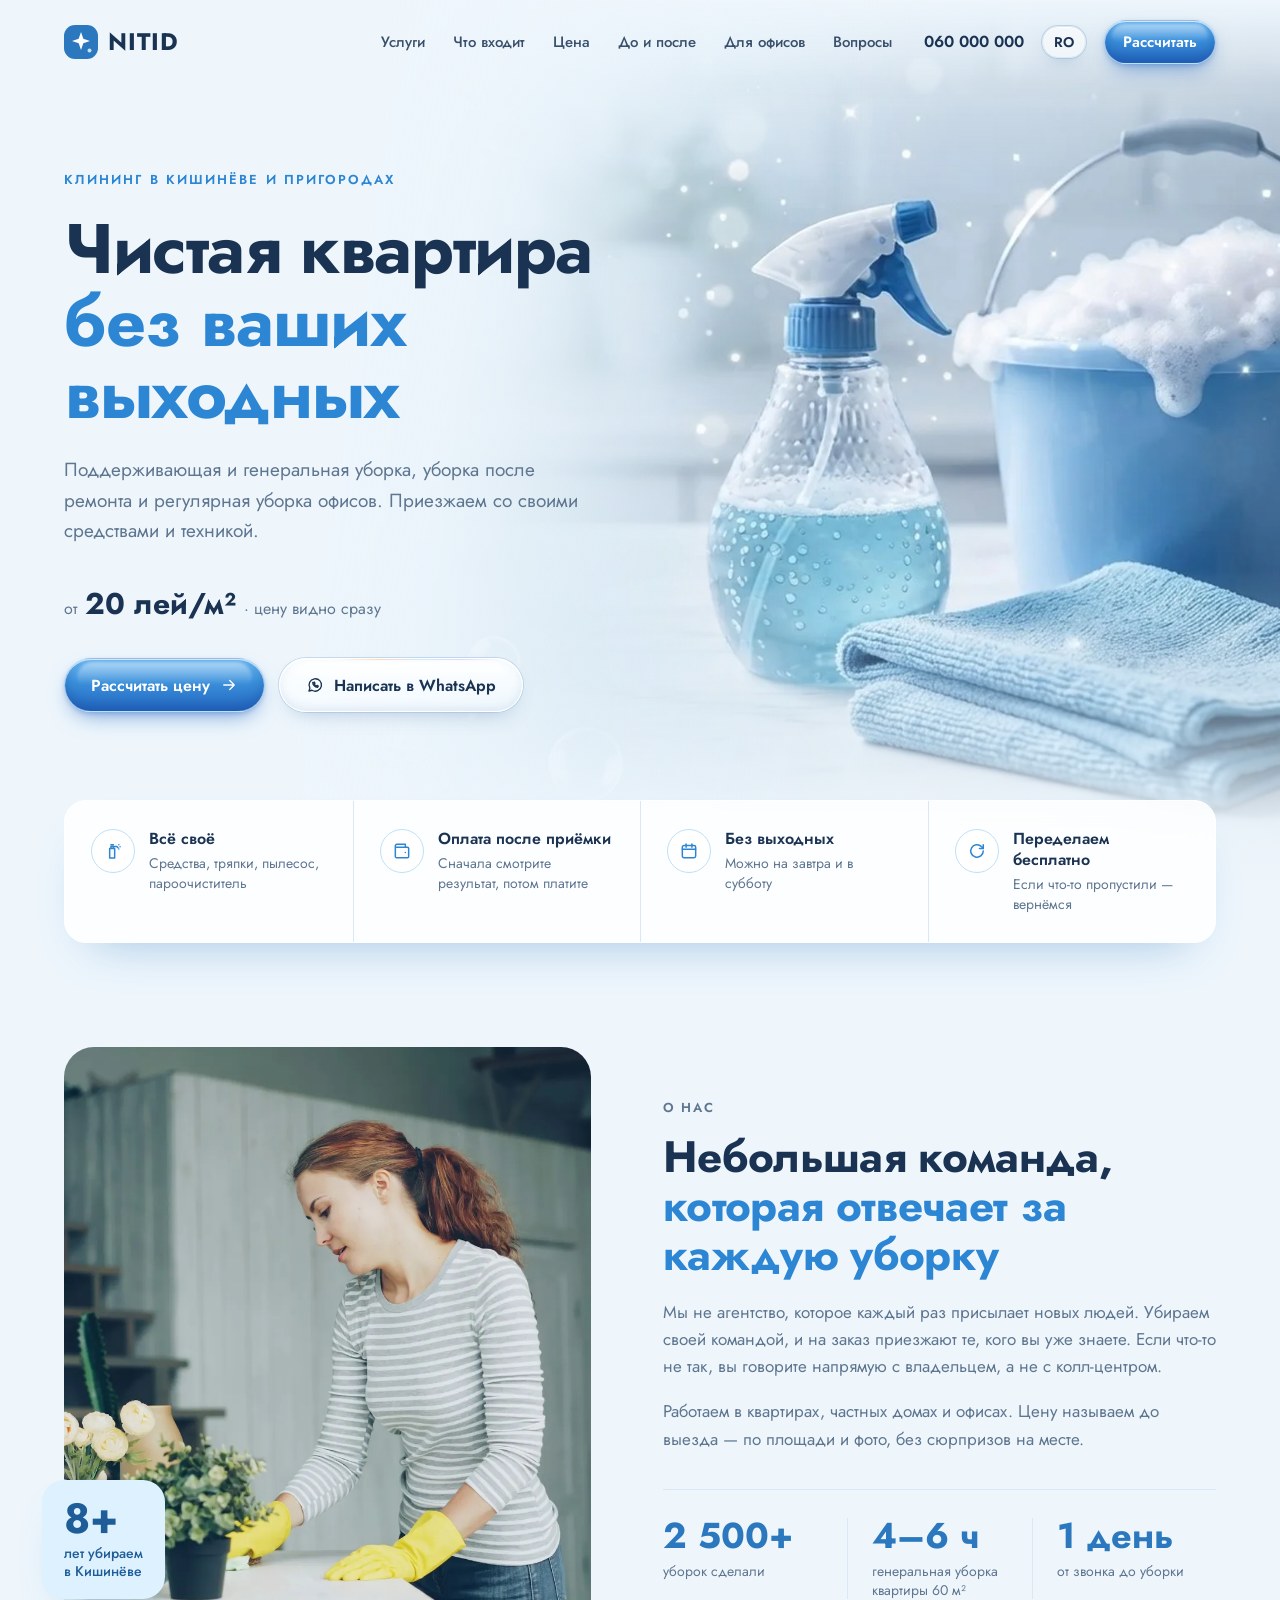
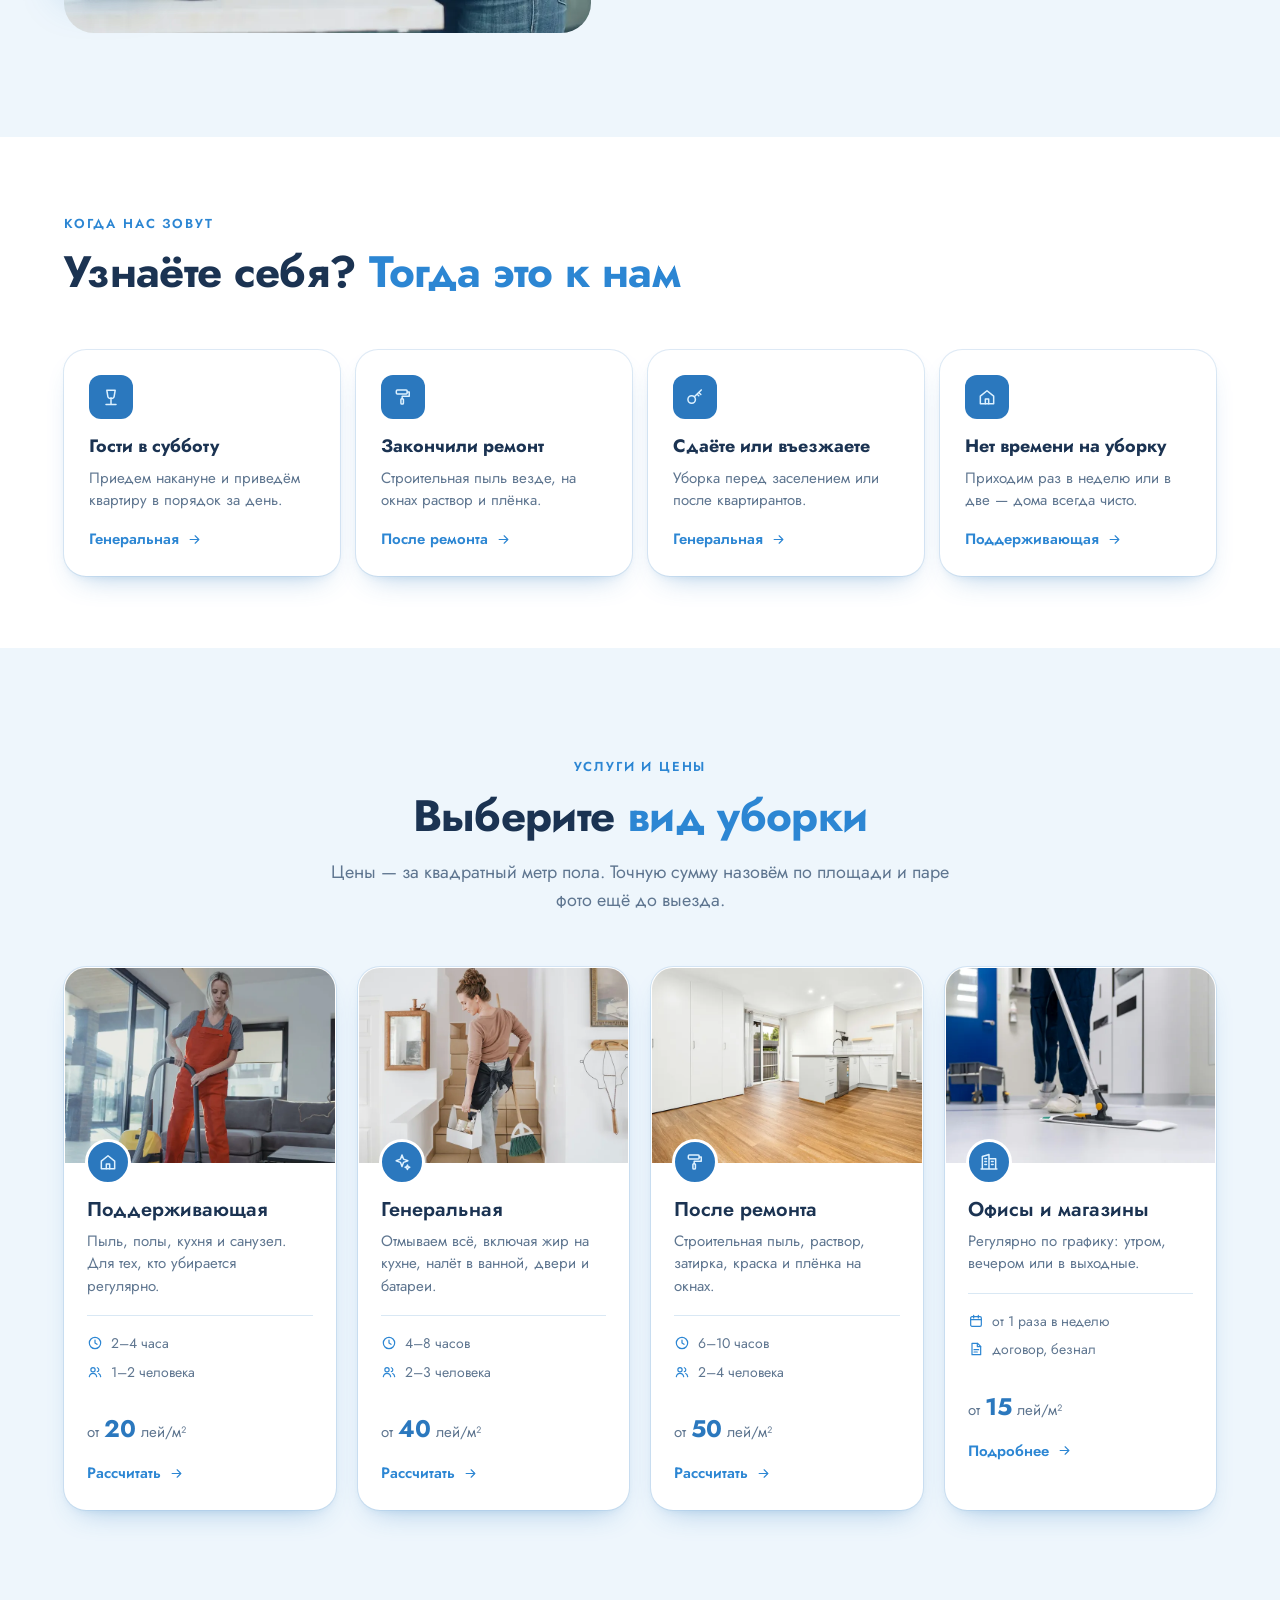
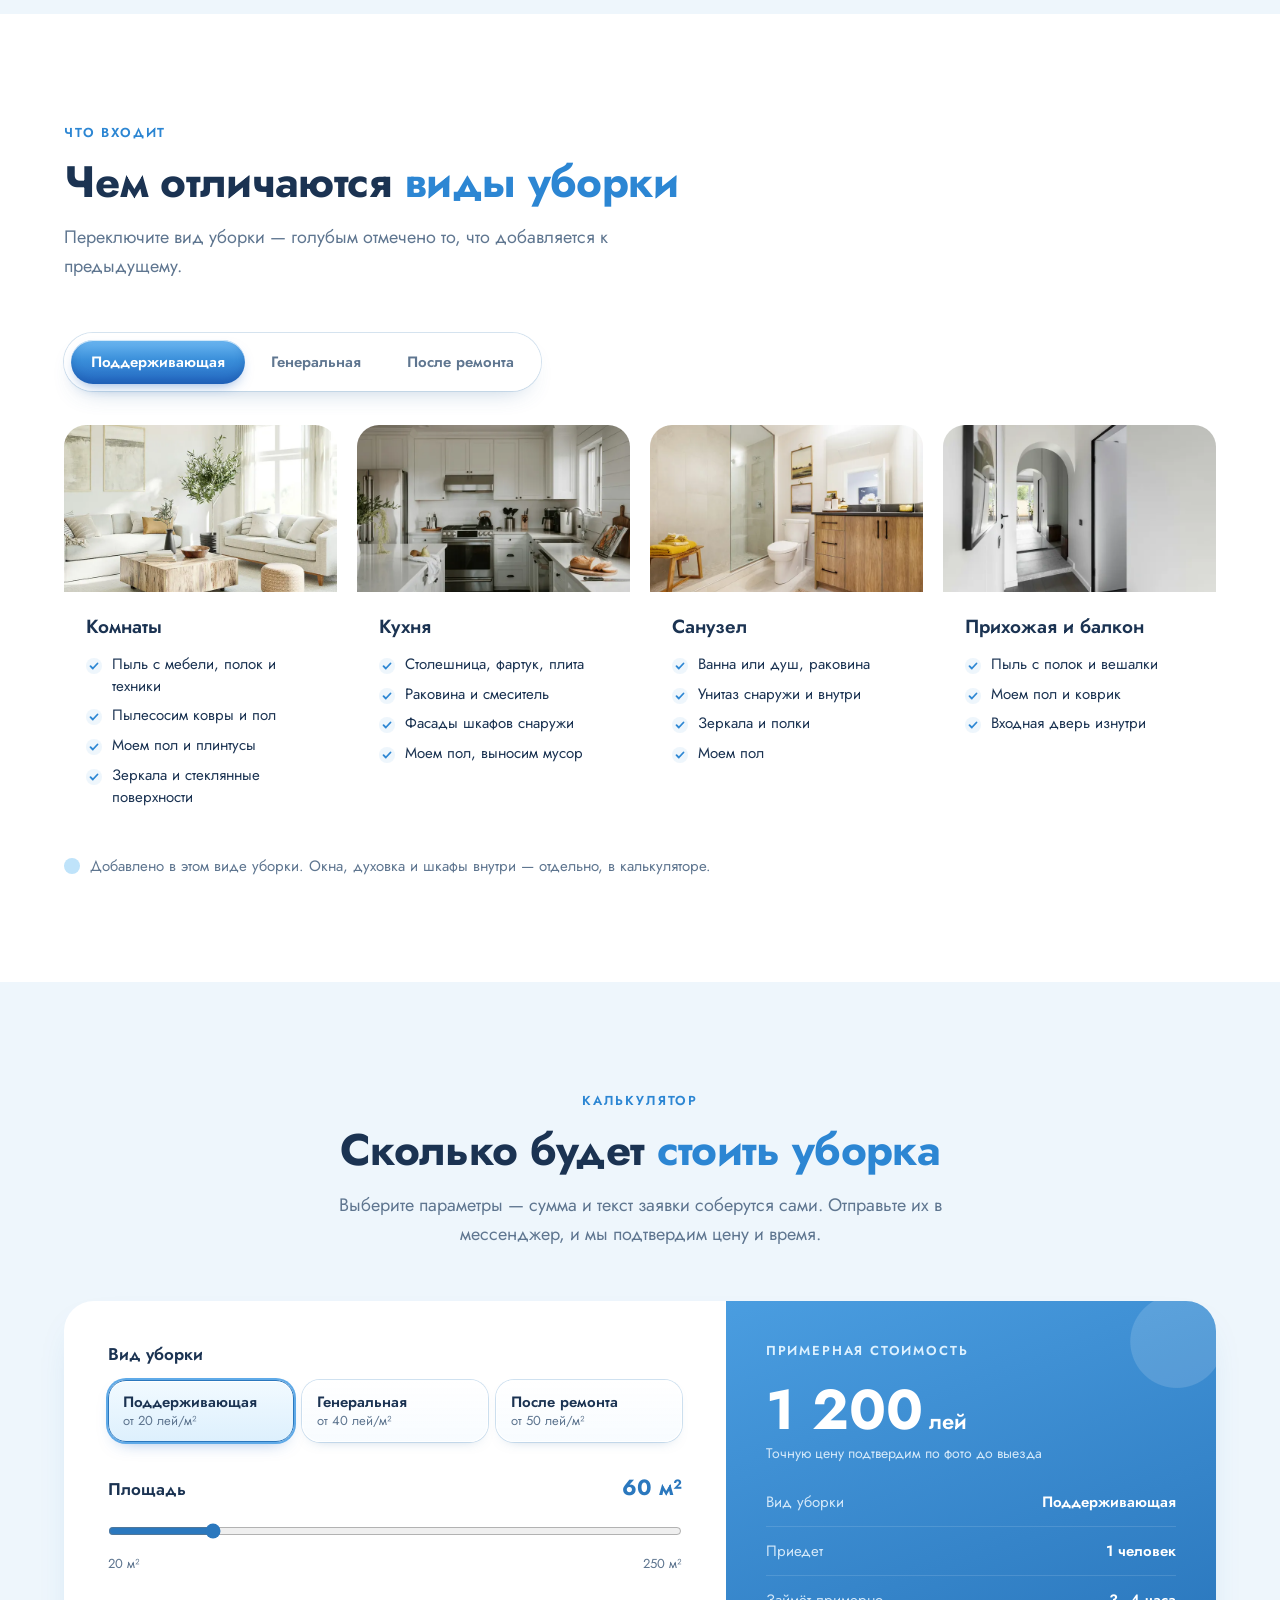
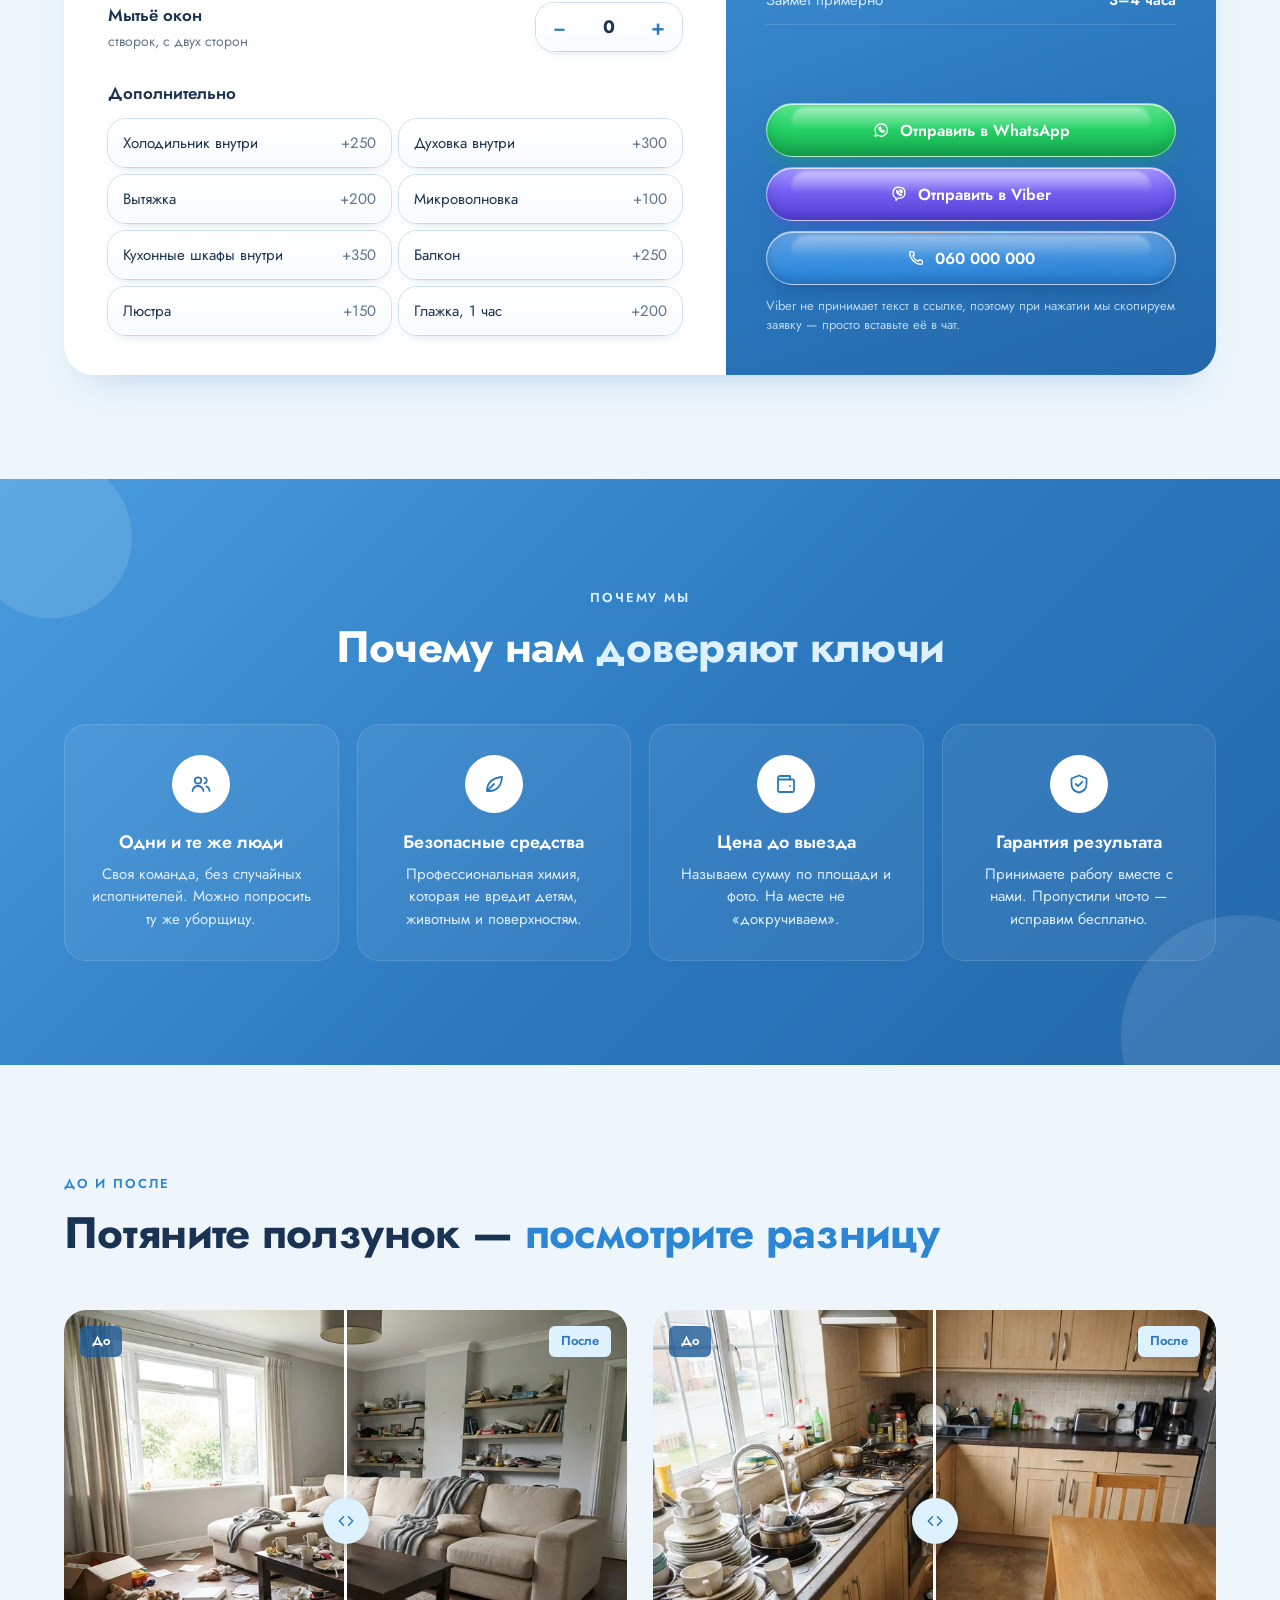
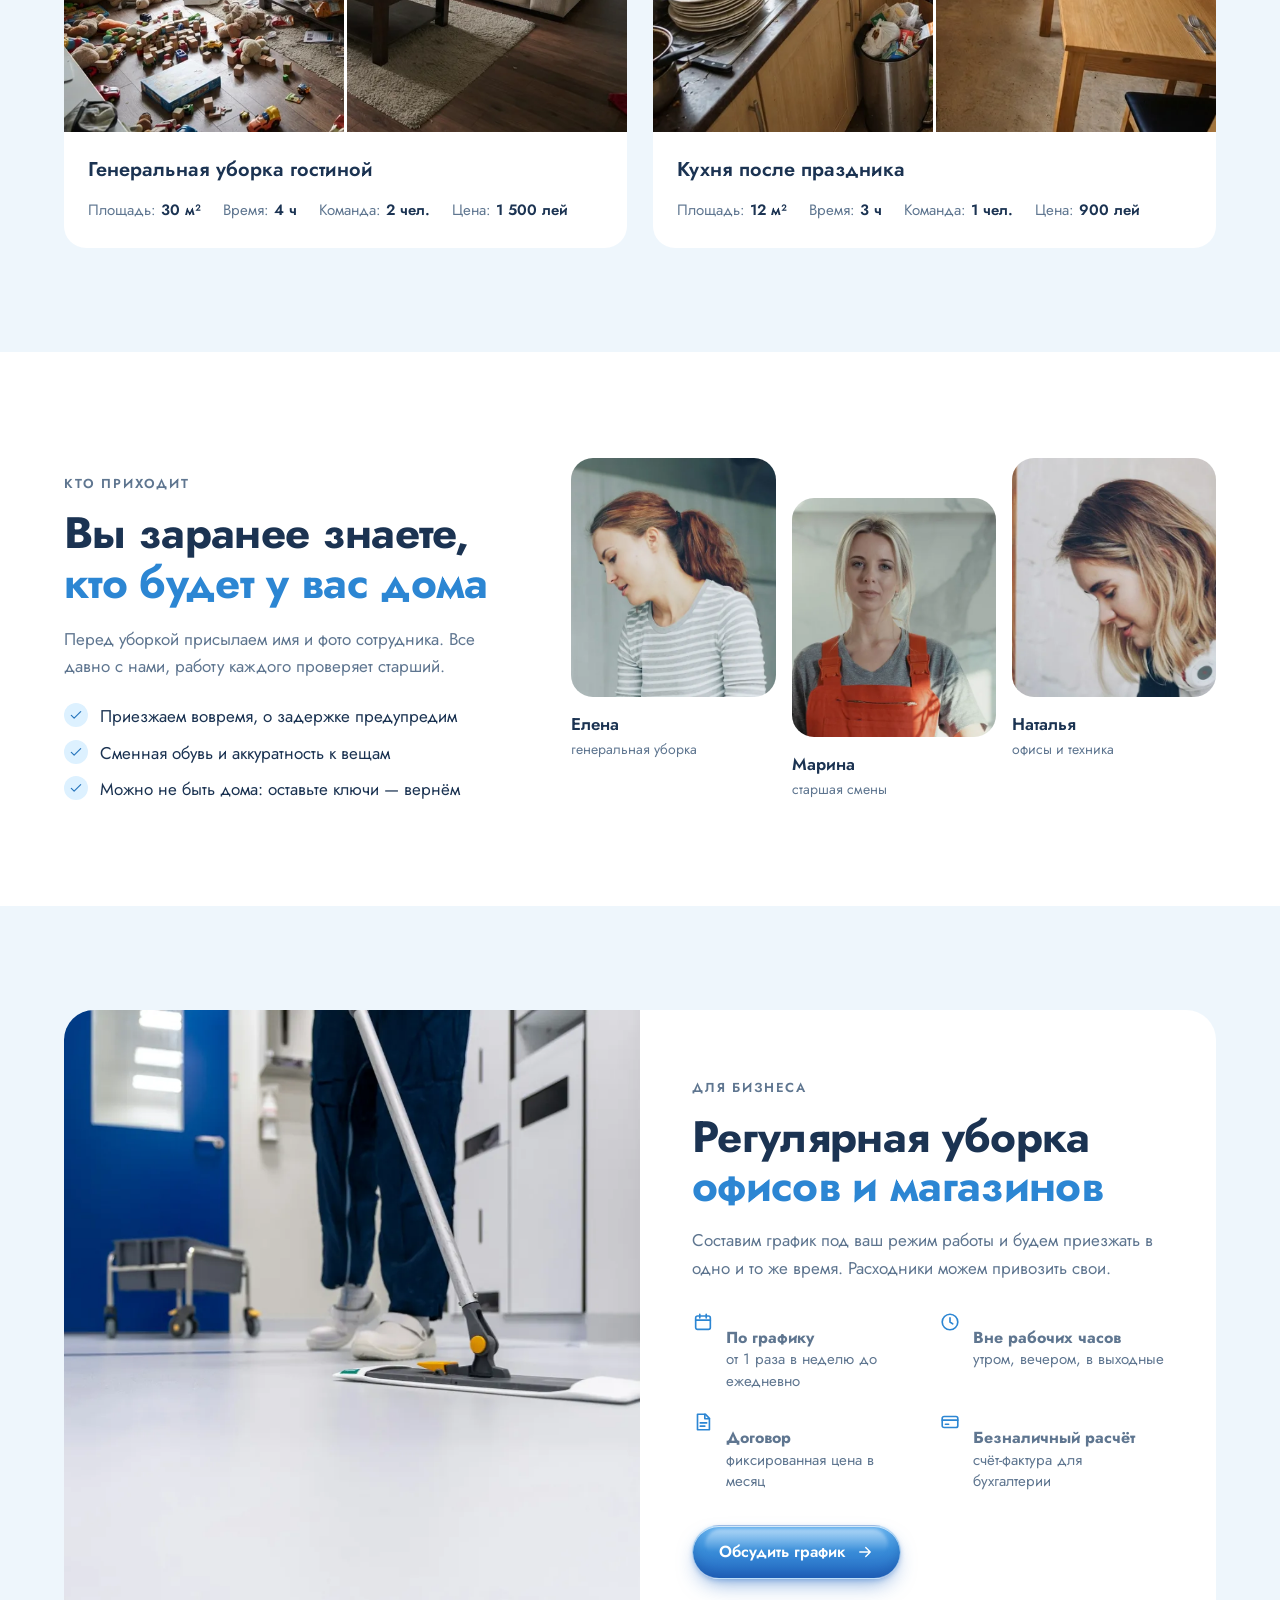
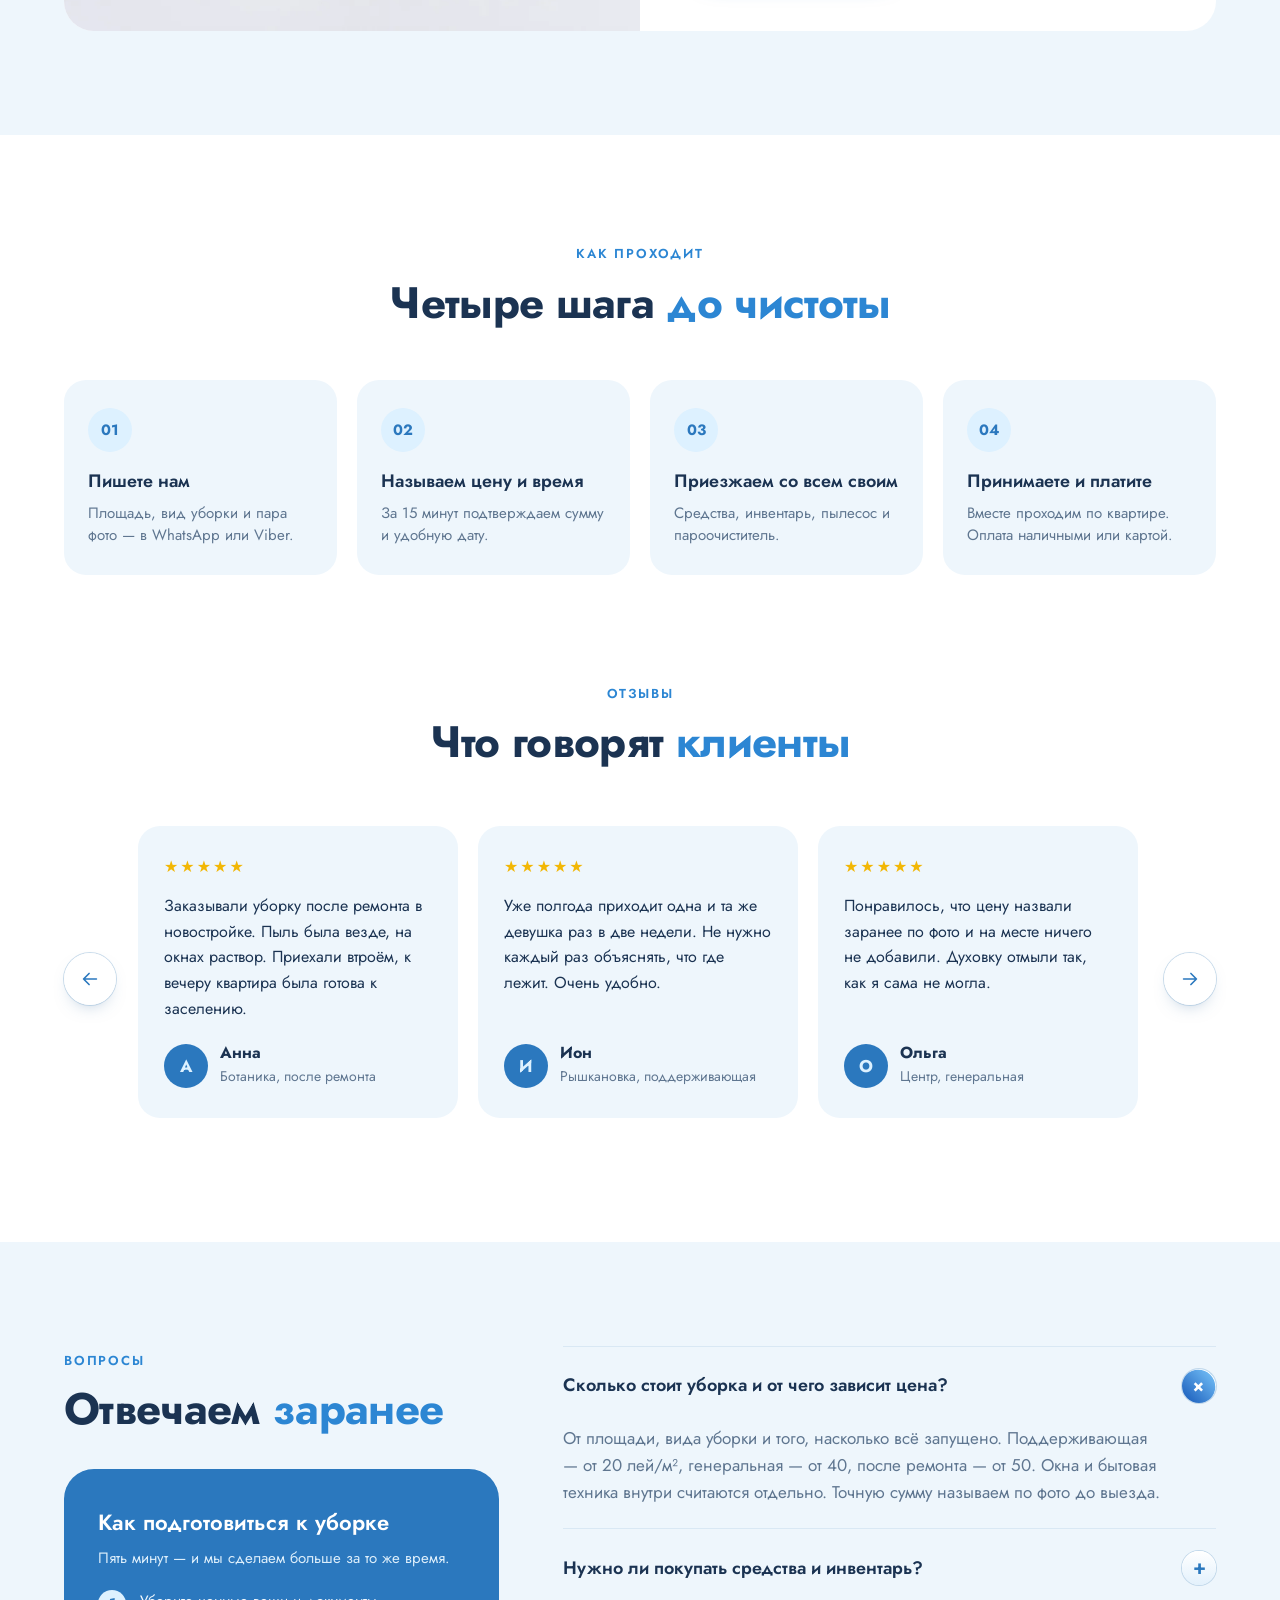
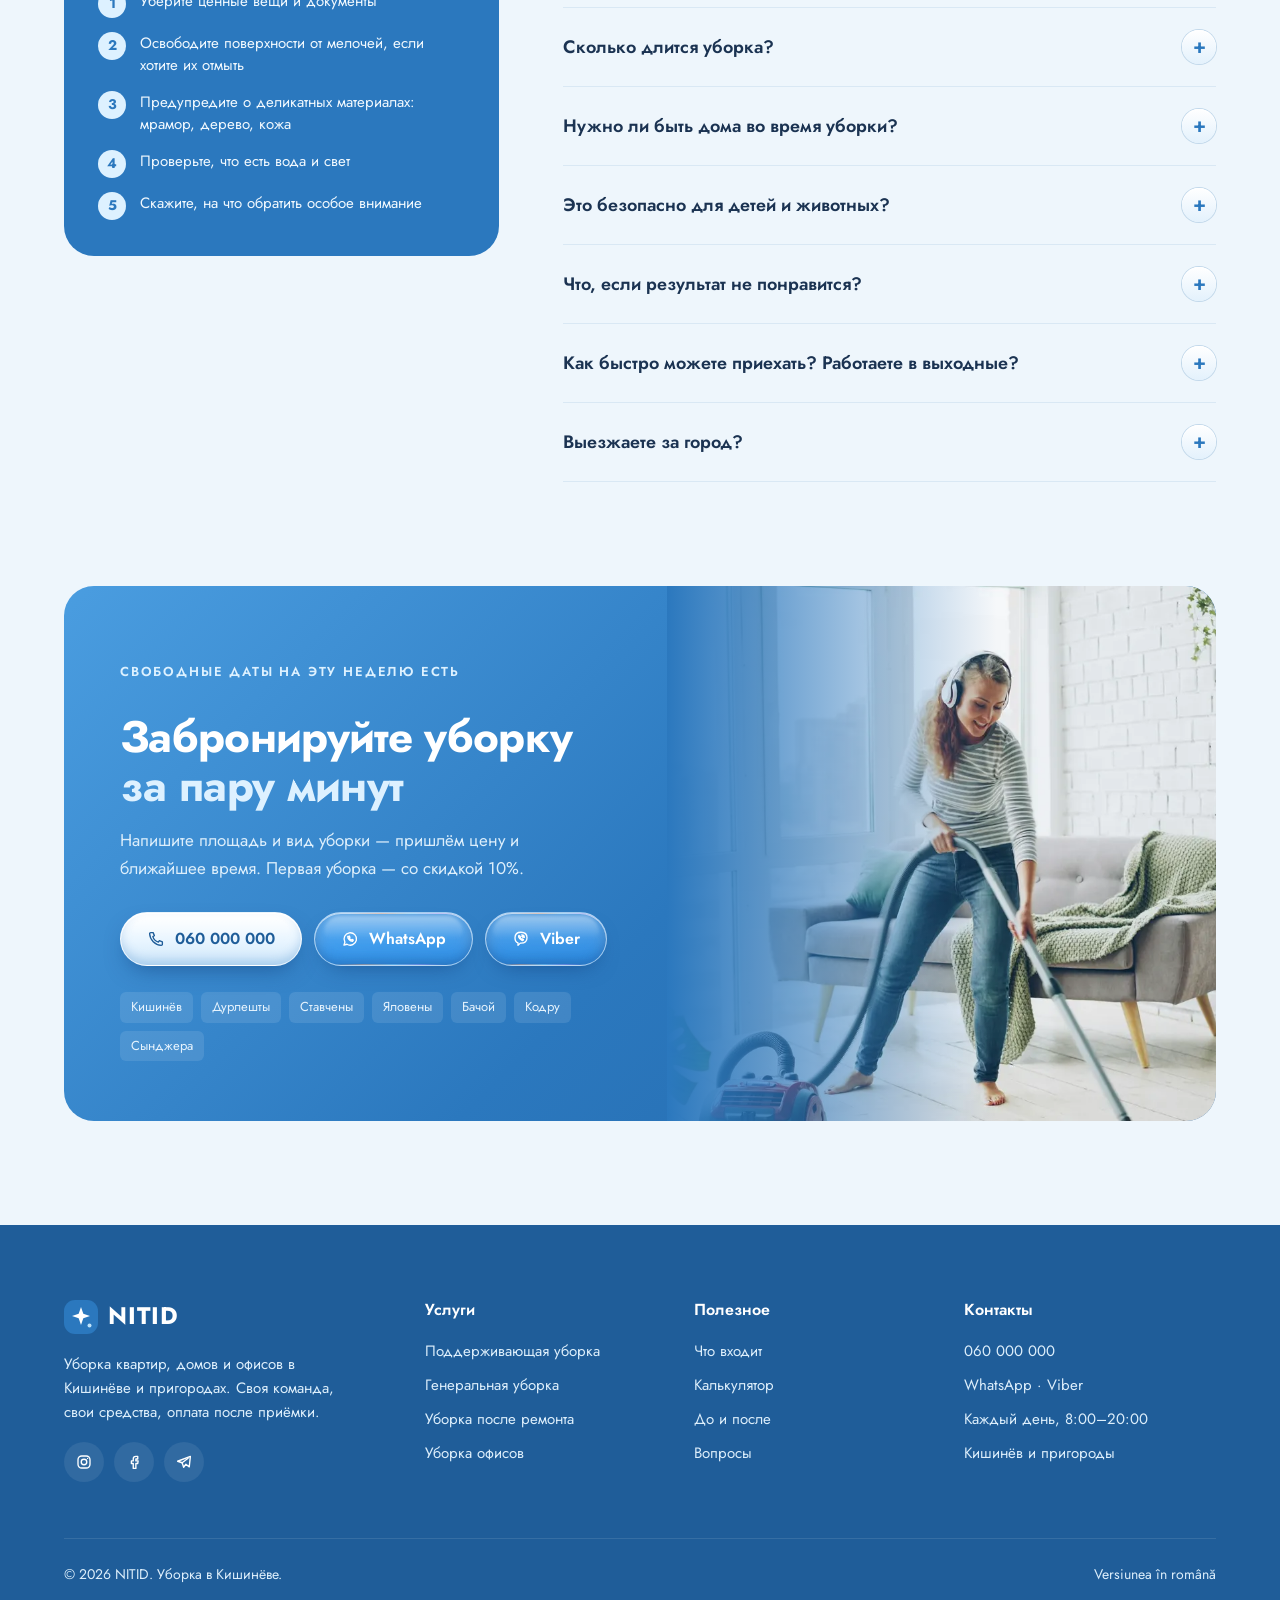
<file: index.html>
<!doctype html>
<html lang="ru">
<head>
<meta charset="utf-8">
<meta name="viewport" content="width=device-width,initial-scale=1">
<title>NITID — уборка квартир, домов и офисов в Кишинёве</title>
<meta name="description" content="Поддерживающая и генеральная уборка, уборка после ремонта и регулярная уборка офисов в Кишинёве и пригородах. Свои средства и техника, оплата после приёмки. Цена онлайн — от 20 лей/м².">
<link rel="canonical" href="https://webonix-md.github.io/uborka-fresh/">
<link rel="alternate" hreflang="ru" href="https://webonix-md.github.io/uborka-fresh/">
<link rel="alternate" hreflang="ro" href="https://webonix-md.github.io/uborka-fresh/ro.html">
<meta property="og:type" content="website">
<meta property="og:locale" content="ru_RU">
<meta property="og:title" content="NITID — уборка квартир, домов и офисов в Кишинёве">
<meta property="og:description" content="Генеральная, поддерживающая, после ремонта. Свои средства и техника, оплата после приёмки. Рассчитайте цену онлайн.">
<meta property="og:url" content="https://webonix-md.github.io/uborka-fresh/">
<meta property="og:image" content="https://webonix-md.github.io/uborka-fresh/img/og/og-square-ru.jpg">
<meta property="og:image:width" content="1200">
<meta property="og:image:height" content="1200">
<meta name="theme-color" content="#2B78BE">
<link rel="icon" href="favicon.svg" type="image/svg+xml">
<link rel="preload" href="fonts/Jost-Bold.woff2" as="font" type="font/woff2" crossorigin>
<link rel="preload" href="fonts/Jost-Regular.woff2" as="font" type="font/woff2" crossorigin>
<link rel="preload" href="img/hero.webp" as="image" media="(min-width:641px)">
<link rel="preload" href="img/hero-m.webp" as="image" media="(max-width:640px)">
<link rel="stylesheet" href="style.css">
</head>
<body>

<svg width="0" height="0" style="position:absolute" aria-hidden="true">
  <symbol id="i-phone" viewBox="0 0 24 24"><path d="M5 3.5h3.2l1.6 4-2 1.3a11 11 0 0 0 7.4 7.4l1.3-2 4 1.6V19a1.5 1.5 0 0 1-1.6 1.5A16.5 16.5 0 0 1 3.5 5.1 1.5 1.5 0 0 1 5 3.5z"/></symbol>
  <symbol id="i-wa" viewBox="0 0 24 24"><path d="M4 20l1.2-3.9A8.3 8.3 0 1 1 8 19z"/><path d="M9 8.5c0 3 2.5 6.5 6.3 6.6l1.1-1.6-1.7-.9-.9.8c-1-.4-2.3-1.7-2.7-2.7l.8-.9-.9-1.7-1.5.9"/></symbol>
  <symbol id="i-viber" viewBox="0 0 24 24"><path d="M12 3c5.3 0 8 2 8 7.3s-2.7 7.2-8 7.2h-.9L8 20.5v-3.3C5 16.3 4 14.3 4 10.3 4 5 6.7 3 12 3z"/><path d="M9.3 7.6c-.5.3-.7.9-.4 1.6a9 9 0 0 0 4.4 4.6c.7.3 1.3.1 1.7-.4l.3-.5-1.5-1-.7.5a5 5 0 0 1-2.3-2.3l.5-.7-1-1.5zM13 6.5a3.5 3.5 0 0 1 3.4 3.4M13 8.3a1.6 1.6 0 0 1 1.6 1.6"/></symbol>
  <symbol id="i-arr" viewBox="0 0 24 24"><path d="M5 12h14M13 6l6 6-6 6"/></symbol>
  <symbol id="i-arl" viewBox="0 0 24 24"><path d="M19 12H5M11 6l-6 6 6 6"/></symbol>
  <symbol id="i-check" viewBox="0 0 24 24"><path d="M5 12.5l4.2 4.2L19 7"/></symbol>
  <symbol id="i-clock" viewBox="0 0 24 24"><circle cx="12" cy="12" r="8.5"/><path d="M12 7.5V12l3 2"/></symbol>
  <symbol id="i-users" viewBox="0 0 24 24"><circle cx="9" cy="8.5" r="3.2"/><path d="M3.5 19c.6-3.2 2.8-5 5.5-5s4.9 1.8 5.5 5"/><path d="M15.5 5.6a3 3 0 0 1 0 5.8M17.5 14.3c1.7.6 2.7 2.2 3 4.7"/></symbol>
  <symbol id="i-spray" viewBox="0 0 24 24"><path d="M8 9h6v11.5H8zM9.5 9V6.5h3V9M12.5 6.5h4l1.5 1.5M9.5 4.5h3"/><path d="M19 4.5h.01M20.5 7h.01M19 9.5h.01"/></symbol>
  <symbol id="i-wallet" viewBox="0 0 24 24"><path d="M4 7.5h14.5A1.5 1.5 0 0 1 20 9v9.5a1.5 1.5 0 0 1-1.5 1.5H5.5A1.5 1.5 0 0 1 4 18.5V6a2 2 0 0 1 2-2h10v3.5"/><path d="M16 13.8h.01"/></symbol>
  <symbol id="i-cal" viewBox="0 0 24 24"><rect x="4" y="5.5" width="16" height="14.5" rx="2"/><path d="M4 10h16M8.5 3.5v4M15.5 3.5v4"/></symbol>
  <symbol id="i-redo" viewBox="0 0 24 24"><path d="M19.5 12a7.5 7.5 0 1 1-2.2-5.3L19.5 9"/><path d="M19.5 4.5V9H15"/></symbol>
  <symbol id="i-home" viewBox="0 0 24 24"><path d="M4 11l8-6.5 8 6.5V20H4z"/><path d="M10 20v-5.5h4V20"/></symbol>
  <symbol id="i-spark" viewBox="0 0 24 24"><path d="M12 3.5l1.9 5.1 5.1 1.9-5.1 1.9L12 17.5l-1.9-5.1L5 10.5l5.1-1.9z"/><path d="M18.5 15.5l.8 2 2 .8-2 .8-.8 2-.8-2-2-.8 2-.8z"/></symbol>
  <symbol id="i-roller" viewBox="0 0 24 24"><rect x="4" y="3.5" width="13" height="5" rx="1.2"/><path d="M17 6h2.5v5H11v3"/><rect x="9.5" y="14" width="3" height="6.5" rx="1"/></symbol>
  <symbol id="i-build" viewBox="0 0 24 24"><path d="M4 20.5V5.5l8-2.5v17.5M12 8h8v12.5M2.5 20.5h19"/><path d="M7 8h2M7 11.5h2M7 15h2M15 11.5h2M15 15h2"/></symbol>
  <symbol id="i-guests" viewBox="0 0 24 24"><path d="M6 21h12M12 21v-8M7 4h10l-1 6a4 4 0 0 1-8 0z"/></symbol>
  <symbol id="i-box" viewBox="0 0 24 24"><path d="M3.5 8L12 4l8.5 4v8.5L12 20.5l-8.5-4z"/><path d="M3.5 8L12 12l8.5-4M12 12v8.5"/></symbol>
  <symbol id="i-key" viewBox="0 0 24 24"><circle cx="8" cy="15" r="4.5"/><path d="M11.2 11.8L19.5 3.5M16.5 6.5l2.5 2.5M14.5 8.5l2 2"/></symbol>
  <symbol id="i-shield" viewBox="0 0 24 24"><path d="M12 3.5l7.5 3v5.5c0 4.4-3.2 7.6-7.5 8.5-4.3-.9-7.5-4.1-7.5-8.5V6.5z"/><path d="M8.8 12l2.2 2.2 4.3-4.4"/></symbol>
  <symbol id="i-leaf" viewBox="0 0 24 24"><path d="M5 19c0-8 5-13 15-14-.5 9.5-6 14-12.5 14H5zM5 19l7-7"/></symbol>
  <symbol id="i-doc" viewBox="0 0 24 24"><path d="M6 3.5h8.5L19 8v12.5H6z"/><path d="M14 3.5V8.5h5M9 13h7M9 16.5h5"/></symbol>
  <symbol id="i-card" viewBox="0 0 24 24"><rect x="3.5" y="6" width="17" height="12" rx="2"/><path d="M3.5 10h17M7 14.5h3.5"/></symbol>
  <symbol id="i-pin" viewBox="0 0 24 24"><path d="M12 21s-6.5-5.6-6.5-11a6.5 6.5 0 0 1 13 0c0 5.4-6.5 11-6.5 11z"/><circle cx="12" cy="10" r="2.4"/></symbol>
  <symbol id="i-swap" viewBox="0 0 24 24"><path d="M9 7l-5 5 5 5M15 7l5 5-5 5"/></symbol>
  <symbol id="i-menu" viewBox="0 0 24 24"><path d="M4 7h16M4 12h16M4 17h16"/></symbol>
  <symbol id="i-tg" viewBox="0 0 24 24"><path d="M20.5 4.5L3.5 11l6 2 2 6 3-4 4.5 3.5z"/><path d="M9.5 13l8-6"/></symbol>
  <symbol id="i-ig" viewBox="0 0 24 24"><rect x="4" y="4" width="16" height="16" rx="5"/><circle cx="12" cy="12" r="3.7"/><path d="M16.8 7.2h.01"/></symbol>
  <symbol id="i-fb" viewBox="0 0 24 24"><path d="M14.5 8H17V4.5h-2.5A3.5 3.5 0 0 0 11 8v2.5H8.5V14H11v6.5h3.5V14H17l.5-3.5h-3V8.5a.5.5 0 0 1 .5-.5z"/></symbol>
  <symbol id="logo" viewBox="0 0 34 34"><rect width="34" height="34" rx="11" fill="#2B78BE"/><path d="M17 7l2.3 6.7L26 16l-6.7 2.3L17 25l-2.3-6.7L8 16l6.7-2.3z" fill="#fff"/><circle cx="25.5" cy="25.5" r="2" fill="#BFE3FA"/></symbol>
</svg>

<header class="hdr">
  <div class="wrap">
    <a class="logo" href="#top" aria-label="NITID — на главную"><svg><use href="#logo"/></svg>NITID</a>
    <nav class="nav" id="nav" aria-label="Меню">
      <a href="#services">Услуги</a>
      <a href="#included">Что входит</a>
      <a href="#price">Цена</a>
      <a href="#results">До и после</a>
      <a href="#business">Для офисов</a>
      <a href="#faq">Вопросы</a>
    </nav>
    <div class="hdr__r">
      <a class="hdr__tel" href="tel:+37360000000">060 000 000</a>
      <a class="lang" href="ro.html" hreflang="ro" lang="ro" title="Versiunea în limba română">RO</a>
      <a class="btn btn--lime btn--sm" href="#price">Рассчитать</a>
    </div>
    <button class="burger" id="burger" aria-label="Открыть меню" aria-expanded="false" aria-controls="nav"><svg class="i"><use href="#i-menu"/></svg></button>
  </div>
</header>

<main id="top">

<!-- HERO -->
<section class="hero">
  <div class="hero__bg">
    <picture>
      <source media="(max-width:640px)" srcset="img/hero-m.webp">
      <img src="img/hero.webp" alt="Уборщица моет пол в светлой квартире" width="1920" height="1080" fetchpriority="high">
    </picture>
  </div>
  <div class="wrap">
    <div class="hero__in">
      <p class="hero__k">Клининг в Кишинёве и пригородах</p>
      <h1>Чистая квартира <em>без&nbsp;ваших выходных</em></h1>
      <p class="hero__p">Поддерживающая и генеральная уборка, уборка после ремонта и регулярная уборка офисов. Приезжаем со своими средствами и техникой.</p>
      <p class="hero__price">от <b>20 лей/м²</b> · цену видно сразу</p>
      <div class="hero__btns">
        <a class="btn btn--lime" href="#price">Рассчитать цену <svg class="i"><use href="#i-arr"/></svg></a>
        <a class="btn btn--line js-wa-plain" href="https://wa.me/37360000000">
          <svg class="i"><use href="#i-wa"/></svg> Написать в WhatsApp</a>
      </div>
    </div>
  </div>
</section>

<div class="perks">
  <div class="wrap">
    <ul class="perks__in">
      <li class="perk"><span class="perk__ic"><svg class="i"><use href="#i-spray"/></svg></span><div><b>Всё своё</b><span>Средства, тряпки, пылесос, пароочиститель</span></div></li>
      <li class="perk"><span class="perk__ic"><svg class="i"><use href="#i-wallet"/></svg></span><div><b>Оплата после приёмки</b><span>Сначала смотрите результат, потом платите</span></div></li>
      <li class="perk"><span class="perk__ic"><svg class="i"><use href="#i-cal"/></svg></span><div><b>Без выходных</b><span>Можно на завтра и в субботу</span></div></li>
      <li class="perk"><span class="perk__ic"><svg class="i"><use href="#i-redo"/></svg></span><div><b>Переделаем бесплатно</b><span>Если что-то пропустили — вернёмся</span></div></li>
    </ul>
  </div>
</div>

<!-- О НАС -->
<section class="sec" id="about">
  <div class="wrap about">
    <div class="about__img rv">
      <img src="img/about.webp" alt="Сотрудница протирает стол в перчатках" width="900" height="1000" loading="lazy">
      <div class="badge"><b>8+</b><span>лет убираем<br>в Кишинёве</span></div>
    </div>
    <div class="about__txt rv">
      <p class="kicker">О нас</p>
      <h2 class="h2">Небольшая команда, <em>которая отвечает за каждую уборку</em></h2>
      <p>Мы не агентство, которое каждый раз присылает новых людей. Убираем своей командой, и на заказ приезжают те, кого вы уже знаете. Если что-то не так, вы говорите напрямую с владельцем, а не с колл-центром.</p>
      <p>Работаем в квартирах, частных домах и офисах. Цену называем до выезда — по площади и фото, без сюрпризов на месте.</p>
      <div class="stats">
        <div class="stat"><b>2 500+</b><span>уборок сделали</span></div>
        <div class="stat"><b>4–6 ч</b><span>генеральная уборка квартиры 60 м²</span></div>
        <div class="stat"><b>1 день</b><span>от звонка до уборки</span></div>
      </div>
    </div>
  </div>
</section>

<!-- СИТУАЦИИ -->
<section class="sec sec--tight sec--white">
  <div class="wrap">
    <div class="head rv">
      <p class="kicker">Когда нас зовут</p>
      <h2 class="h2">Узнаёте себя? <em>Тогда это к нам</em></h2>
    </div>
    <div class="cases-q">
      <a class="q rv" href="#services" data-pick="general"><span class="q__ic"><svg class="i"><use href="#i-guests"/></svg></span><b>Гости в субботу</b><span>Приедем накануне и приведём квартиру в порядок за день.</span><span class="link">Генеральная <svg class="i"><use href="#i-arr"/></svg></span></a>
      <a class="q rv" href="#services" data-pick="reno"><span class="q__ic"><svg class="i"><use href="#i-roller"/></svg></span><b>Закончили ремонт</b><span>Строительная пыль везде, на окнах раствор и плёнка.</span><span class="link">После ремонта <svg class="i"><use href="#i-arr"/></svg></span></a>
      <a class="q rv" href="#services" data-pick="general"><span class="q__ic"><svg class="i"><use href="#i-key"/></svg></span><b>Сдаёте или въезжаете</b><span>Уборка перед заселением или после квартирантов.</span><span class="link">Генеральная <svg class="i"><use href="#i-arr"/></svg></span></a>
      <a class="q rv" href="#services" data-pick="support"><span class="q__ic"><svg class="i"><use href="#i-home"/></svg></span><b>Нет времени на уборку</b><span>Приходим раз в неделю или в две — дома всегда чисто.</span><span class="link">Поддерживающая <svg class="i"><use href="#i-arr"/></svg></span></a>
    </div>
  </div>
</section>

<!-- УСЛУГИ -->
<section class="sec" id="services">
  <div class="wrap">
    <div class="head head--c rv">
      <p class="kicker">Услуги и цены</p>
      <h2 class="h2">Выберите <em>вид уборки</em></h2>
      <p class="lead">Цены — за квадратный метр пола. Точную сумму назовём по площади и паре фото ещё до выезда.</p>
    </div>
    <div class="svc">
      <article class="card rv">
        <div class="card__img"><img src="img/svc-reg.webp" style="object-position:50% 38%" alt="Уборщица в комбинезоне пылесосит гостиную" width="720" height="520" loading="lazy"><span class="card__ic"><svg class="i"><use href="#i-home"/></svg></span></div>
        <div class="card__b">
          <h3>Поддерживающая</h3>
          <p>Пыль, полы, кухня и санузел. Для тех, кто убирается регулярно.</p>
          <div class="card__meta"><div><svg class="i"><use href="#i-clock"/></svg>2–4 часа</div><div><svg class="i"><use href="#i-users"/></svg>1–2 человека</div></div>
          <p class="card__price">от <b>20</b> лей/м²</p>
          <a class="link" href="#price" data-pick="support">Рассчитать <svg class="i"><use href="#i-arr"/></svg></a>
        </div>
      </article>
      <article class="card rv">
        <div class="card__img"><img src="img/svc-gen.webp" style="object-position:50% 45%" alt="Уборщица с ведром средств поднимается по лестнице" width="720" height="520" loading="lazy"><span class="card__ic"><svg class="i"><use href="#i-spark"/></svg></span></div>
        <div class="card__b">
          <h3>Генеральная</h3>
          <p>Отмываем всё, включая жир на кухне, налёт в ванной, двери и батареи.</p>
          <div class="card__meta"><div><svg class="i"><use href="#i-clock"/></svg>4–8 часов</div><div><svg class="i"><use href="#i-users"/></svg>2–3 человека</div></div>
          <p class="card__price">от <b>40</b> лей/м²</p>
          <a class="link" href="#price" data-pick="general">Рассчитать <svg class="i"><use href="#i-arr"/></svg></a>
        </div>
      </article>
      <article class="card rv">
        <div class="card__img"><img src="img/svc-reno.webp" style="object-position:50% 60%" alt="Светлая квартира после ремонта" width="720" height="520" loading="lazy"><span class="card__ic"><svg class="i"><use href="#i-roller"/></svg></span></div>
        <div class="card__b">
          <h3>После ремонта</h3>
          <p>Строительная пыль, раствор, затирка, краска и плёнка на окнах.</p>
          <div class="card__meta"><div><svg class="i"><use href="#i-clock"/></svg>6–10 часов</div><div><svg class="i"><use href="#i-users"/></svg>2–4 человека</div></div>
          <p class="card__price">от <b>50</b> лей/м²</p>
          <a class="link" href="#price" data-pick="reno">Рассчитать <svg class="i"><use href="#i-arr"/></svg></a>
        </div>
      </article>
      <article class="card rv">
        <div class="card__img"><img src="img/svc-office.webp" style="object-position:50% 0%" alt="Мойка пола в коммерческом помещении" width="720" height="520" loading="lazy"><span class="card__ic"><svg class="i"><use href="#i-build"/></svg></span></div>
        <div class="card__b">
          <h3>Офисы и магазины</h3>
          <p>Регулярно по графику: утром, вечером или в выходные.</p>
          <div class="card__meta"><div><svg class="i"><use href="#i-cal"/></svg>от 1 раза в неделю</div><div><svg class="i"><use href="#i-doc"/></svg>договор, безнал</div></div>
          <p class="card__price">от <b>15</b> лей/м²</p>
          <a class="link" href="#business">Подробнее <svg class="i"><use href="#i-arr"/></svg></a>
        </div>
      </article>
    </div>
  </div>
</section>

<!-- ЧТО ВХОДИТ -->
<section class="sec sec--white" id="included">
  <div class="wrap">
    <div class="head rv">
      <p class="kicker">Что входит</p>
      <h2 class="h2">Чем отличаются <em>виды уборки</em></h2>
      <p class="lead">Переключите вид уборки — голубым отмечено то, что добавляется к предыдущему.</p>
    </div>
    <div class="tabs rv" role="tablist" id="tabs">
      <button class="tab" role="tab" aria-selected="true" data-l="1">Поддерживающая</button>
      <button class="tab" role="tab" aria-selected="false" data-l="2">Генеральная</button>
      <button class="tab" role="tab" aria-selected="false" data-l="3">После ремонта</button>
    </div>
    <div class="zones" id="zones">
      <article class="zone rv">
        <img src="img/zone-living.webp" alt="Светлая гостиная" width="720" height="520" loading="lazy">
        <div class="zone__b"><h3>Комнаты</h3><ul>
          <li data-l="1">Пыль с мебели, полок и техники</li>
          <li data-l="1">Пылесосим ковры и пол</li>
          <li data-l="1">Моем пол и плинтусы</li>
          <li data-l="1">Зеркала и стеклянные поверхности</li>
          <li data-l="2">Люстры, светильники, карнизы</li>
          <li data-l="2">Двери, ручки, выключатели</li>
          <li data-l="2">Батареи и верх шкафов</li>
          <li data-l="3">Строительная пыль со стен и потолка</li>
          <li data-l="3">Следы краски, клея и скотча</li>
        </ul></div>
      </article>
      <article class="zone rv">
        <img src="img/zone-kitchen.webp" alt="Чистая белая кухня" width="720" height="520" loading="lazy">
        <div class="zone__b"><h3>Кухня</h3><ul>
          <li data-l="1">Столешница, фартук, плита</li>
          <li data-l="1">Раковина и смеситель</li>
          <li data-l="1">Фасады шкафов снаружи</li>
          <li data-l="1">Моем пол, выносим мусор</li>
          <li data-l="2">Снимаем жир с фасадов и фартука</li>
          <li data-l="2">Вытяжка, холодильник, СВЧ снаружи</li>
          <li data-l="2">Плитка на стенах целиком</li>
          <li data-l="3">Пыль внутри всех шкафов</li>
          <li data-l="3">Цемент и затирка с плитки</li>
        </ul></div>
      </article>
      <article class="zone rv">
        <img src="img/zone-bath.webp" alt="Ванная комната с душевой" width="720" height="520" loading="lazy">
        <div class="zone__b"><h3>Санузел</h3><ul>
          <li data-l="1">Ванна или душ, раковина</li>
          <li data-l="1">Унитаз снаружи и внутри</li>
          <li data-l="1">Зеркала и полки</li>
          <li data-l="1">Моем пол</li>
          <li data-l="2">Известковый налёт и ржавчина</li>
          <li data-l="2">Швы плитки</li>
          <li data-l="2">Стены и двери душевой</li>
          <li data-l="3">Раствор и затирка с сантехники</li>
          <li data-l="3">Наклейки и защитная плёнка</li>
        </ul></div>
      </article>
      <article class="zone rv">
        <img src="img/zone-hall.webp" alt="Светлая прихожая с арками" width="720" height="520" loading="lazy">
        <div class="zone__b"><h3>Прихожая и балкон</h3><ul>
          <li data-l="1">Пыль с полок и вешалки</li>
          <li data-l="1">Моем пол и коврик</li>
          <li data-l="1">Входная дверь изнутри</li>
          <li data-l="2">Шкаф-купе снаружи, зеркала</li>
          <li data-l="2">Балкон: пол, подоконник, рамы</li>
          <li data-l="2">Обувная полка и антресоли</li>
          <li data-l="3">Выносим строительный мусор в мешках</li>
          <li data-l="3">Отмываем входную группу от пыли</li>
        </ul></div>
      </article>
    </div>
    <p class="zones-note"><i></i>Добавлено в этом виде уборки. Окна, духовка и шкафы внутри — отдельно, в калькуляторе.</p>
  </div>
</section>

<!-- КАЛЬКУЛЯТОР -->
<section class="sec" id="price">
  <div class="wrap">
    <div class="head head--c rv">
      <p class="kicker">Калькулятор</p>
      <h2 class="h2">Сколько будет <em>стоить уборка</em></h2>
      <p class="lead">Выберите параметры — сумма и текст заявки соберутся сами. Отправьте их в мессенджер, и мы подтвердим цену и время.</p>
    </div>
    <div class="calc rv" id="calc" data-msg="Здравствуйте! Хочу заказать уборку: {type}, {area} м²{windows}{extras}. По калькулятору примерно {sum} лей. Удобная дата: " data-copied="Текст заявки скопирован — вставьте его в чат Viber">
      <div class="calc__f">
        <div class="fld">
          <div class="fld__l">Вид уборки</div>
          <div class="seg">
            <label><input type="radio" name="type" value="support" checked><span>Поддерживающая<small>от 20 лей/м²</small></span></label>
            <label><input type="radio" name="type" value="general"><span>Генеральная<small>от 40 лей/м²</small></span></label>
            <label><input type="radio" name="type" value="reno"><span>После ремонта<small>от 50 лей/м²</small></span></label>
          </div>
        </div>
        <div class="fld">
          <label class="fld__l" for="area">Площадь <output id="area-o">60 м²</output></label>
          <input type="range" id="area" min="20" max="250" step="5" value="60">
          <div class="range-s"><span>20 м²</span><span>250 м²</span></div>
        </div>
        <div class="fld fld--row">
          <div class="fld__l">Мытьё окон<small>створок, с двух сторон</small></div>
          <div class="stepper"><button type="button" data-d="-1" aria-label="Меньше створок">−</button><output id="win">0</output><button type="button" data-d="1" aria-label="Больше створок">+</button></div>
        </div>
        <div class="fld">
          <div class="fld__l">Дополнительно</div>
          <div class="chks" id="extras"></div>
        </div>
      </div>
      <div class="calc__r">
        <p class="kicker">Примерная стоимость</p>
        <p class="sum"><span id="sum">1 200</span><small>лей</small></p>
        <p class="sum-note">Точную цену подтвердим по фото до выезда</p>
        <div class="sum-list">
          <div><span>Вид уборки</span><b id="r-type">Поддерживающая</b></div>
          <div><span>Приедет</span><b id="r-crew">1 человек</b></div>
          <div><span>Займёт примерно</span><b id="r-time">3 часа</b></div>
        </div>
        <div class="calc__btns">
          <a class="btn btn--wa js-wa" href="https://wa.me/37360000000"><svg class="i"><use href="#i-wa"/></svg> Отправить в WhatsApp</a>
          <a class="btn btn--vb js-viber" href="viber://chat?number=%2B37360000000"><svg class="i"><use href="#i-viber"/></svg> Отправить в Viber</a>
          <a class="btn btn--line" href="tel:+37360000000"><svg class="i"><use href="#i-phone"/></svg> 060 000 000</a>
        </div>
        <p class="calc__hint">Viber не принимает текст в ссылке, поэтому при нажатии мы скопируем заявку — просто вставьте её в чат.</p>
      </div>
    </div>
  </div>
</section>

<!-- ПОЧЕМУ МЫ -->
<section class="sec sec--navy">
  <div class="wrap">
    <div class="head head--c rv">
      <p class="kicker">Почему мы</p>
      <h2 class="h2">Почему нам <em>доверяют ключи</em></h2>
    </div>
    <div class="why">
      <div class="why__c rv"><span class="why__ic"><svg class="i"><use href="#i-users"/></svg></span><b>Одни и те же люди</b><p>Своя команда, без случайных исполнителей. Можно попросить ту же уборщицу.</p></div>
      <div class="why__c rv"><span class="why__ic"><svg class="i"><use href="#i-leaf"/></svg></span><b>Безопасные средства</b><p>Профессиональная химия, которая не вредит детям, животным и поверхностям.</p></div>
      <div class="why__c rv"><span class="why__ic"><svg class="i"><use href="#i-wallet"/></svg></span><b>Цена до выезда</b><p>Называем сумму по площади и фото. На месте не «докручиваем».</p></div>
      <div class="why__c rv"><span class="why__ic"><svg class="i"><use href="#i-shield"/></svg></span><b>Гарантия результата</b><p>Принимаете работу вместе с нами. Пропустили что-то — исправим бесплатно.</p></div>
    </div>
  </div>
</section>

<!-- ДО И ПОСЛЕ -->
<section class="sec" id="results">
  <div class="wrap">
    <div class="head rv">
      <p class="kicker">До и после</p>
      <h2 class="h2">Потяните ползунок — <em>посмотрите разницу</em></h2>
    </div>
    <div class="ba">
      <article class="ba__c rv">
        <div class="cmp">
          <img src="img/case-b1.webp" alt="Гостиная до уборки: игрушки, посуда и вещи повсюду" width="800" height="600" loading="lazy">
          <img class="cmp__a" src="img/case-a1.webp" alt="Гостиная после уборки: чистый стол и пол" width="800" height="600" loading="lazy">
          <span class="cmp__line"><span class="cmp__h"><svg class="i"><use href="#i-swap"/></svg></span></span>
          <span class="cmp__t cmp__t--b">До</span><span class="cmp__t cmp__t--a">После</span>
          <input type="range" min="0" max="100" value="50" aria-label="Сравнить до и после">
        </div>
        <div class="ba__b"><h3>Генеральная уборка гостиной</h3>
          <div class="ba__m"><span>Площадь: <b>30 м²</b></span><span>Время: <b>4 ч</b></span><span>Команда: <b>2 чел.</b></span><span>Цена: <b>1 500 лей</b></span></div></div>
      </article>
      <article class="ba__c rv">
        <div class="cmp">
          <img src="img/case-b2.webp" alt="Кухня до уборки: гора посуды и мусор на полу" width="800" height="600" loading="lazy">
          <img class="cmp__a" src="img/case-a2.webp" alt="Кухня после уборки: чистая раковина и плита" width="800" height="600" loading="lazy">
          <span class="cmp__line"><span class="cmp__h"><svg class="i"><use href="#i-swap"/></svg></span></span>
          <span class="cmp__t cmp__t--b">До</span><span class="cmp__t cmp__t--a">После</span>
          <input type="range" min="0" max="100" value="50" aria-label="Сравнить до и после">
        </div>
        <div class="ba__b"><h3>Кухня после праздника</h3>
          <div class="ba__m"><span>Площадь: <b>12 м²</b></span><span>Время: <b>3 ч</b></span><span>Команда: <b>1 чел.</b></span><span>Цена: <b>900 лей</b></span></div></div>
      </article>
    </div>
  </div>
</section>

<!-- КОМАНДА -->
<section class="sec sec--white">
  <div class="wrap team">
    <div class="team__txt rv">
      <p class="kicker">Кто приходит</p>
      <h2 class="h2">Вы заранее знаете, <em>кто будет у вас дома</em></h2>
      <p>Перед уборкой присылаем имя и фото сотрудника. Все давно с нами, работу каждого проверяет старший.</p>
      <ul class="ticks">
        <li><svg class="i"><use href="#i-check"/></svg>Приезжаем вовремя, о задержке предупредим</li>
        <li><svg class="i"><use href="#i-check"/></svg>Сменная обувь и аккуратность к вещам</li>
        <li><svg class="i"><use href="#i-check"/></svg>Можно не быть дома: оставьте ключи — вернём</li>
      </ul>
    </div>
    <div class="team__ph">
      <figure class="mate rv"><img src="img/team-1.webp" alt="Сотрудница команды" width="480" height="560" loading="lazy"><figcaption><b>Елена</b><span>генеральная уборка</span></figcaption></figure>
      <figure class="mate rv"><img src="img/team-2.webp" alt="Сотрудница команды" width="480" height="560" loading="lazy"><figcaption><b>Марина</b><span>старшая смены</span></figcaption></figure>
      <figure class="mate rv"><img src="img/team-3.webp" alt="Сотрудница команды" width="480" height="560" loading="lazy"><figcaption><b>Наталья</b><span>офисы и техника</span></figcaption></figure>
    </div>
  </div>
</section>

<!-- ДЛЯ ОФИСОВ -->
<section class="sec" id="business">
  <div class="wrap">
    <div class="biz rv">
      <div class="biz__img"><img src="img/biz.webp" alt="Мойка пола в офисе" width="1000" height="1000" loading="lazy"></div>
      <div class="biz__b">
        <p class="kicker">Для бизнеса</p>
        <h2 class="h2">Регулярная уборка <em>офисов и магазинов</em></h2>
        <p>Составим график под ваш режим работы и будем приезжать в одно и то же время. Расходники можем привозить свои.</p>
        <div class="biz__grid">
          <div><svg class="i"><use href="#i-cal"/></svg><p><b>По графику</b><span>от 1 раза в неделю до ежедневно</span></p></div>
          <div><svg class="i"><use href="#i-clock"/></svg><p><b>Вне рабочих часов</b><span>утром, вечером, в выходные</span></p></div>
          <div><svg class="i"><use href="#i-doc"/></svg><p><b>Договор</b><span>фиксированная цена в месяц</span></p></div>
          <div><svg class="i"><use href="#i-card"/></svg><p><b>Безналичный расчёт</b><span>счёт-фактура для бухгалтерии</span></p></div>
        </div>
        <a class="btn btn--navy" href="https://wa.me/37360000000?text=%D0%97%D0%B4%D1%80%D0%B0%D0%B2%D1%81%D1%82%D0%B2%D1%83%D0%B9%D1%82%D0%B5!%20%D0%9D%D1%83%D0%B6%D0%BD%D0%B0%20%D1%80%D0%B5%D0%B3%D1%83%D0%BB%D1%8F%D1%80%D0%BD%D0%B0%D1%8F%20%D1%83%D0%B1%D0%BE%D1%80%D0%BA%D0%B0%20%D0%BE%D1%84%D0%B8%D1%81%D0%B0.%20%D0%9F%D0%BB%D0%BE%D1%89%D0%B0%D0%B4%D1%8C%3A%20">Обсудить график <svg class="i"><use href="#i-arr"/></svg></a>
      </div>
    </div>
  </div>
</section>

<!-- КАК ПРОХОДИТ -->
<section class="sec sec--white">
  <div class="wrap">
    <div class="head head--c rv">
      <p class="kicker">Как проходит</p>
      <h2 class="h2">Четыре шага <em>до чистоты</em></h2>
    </div>
    <div class="steps">
      <div class="step rv"><b>Пишете нам</b><p>Площадь, вид уборки и пара фото — в WhatsApp или Viber.</p></div>
      <div class="step rv"><b>Называем цену и время</b><p>За 15 минут подтверждаем сумму и удобную дату.</p></div>
      <div class="step rv"><b>Приезжаем со всем своим</b><p>Средства, инвентарь, пылесос и пароочиститель.</p></div>
      <div class="step rv"><b>Принимаете и платите</b><p>Вместе проходим по квартире. Оплата наличными или картой.</p></div>
    </div>
  </div>
</section>

<!-- ОТЗЫВЫ -->
<section class="sec sec--white" style="padding-top:0">
  <div class="wrap">
    <div class="head head--c rv">
      <p class="kicker">Отзывы</p>
      <h2 class="h2">Что говорят <em>клиенты</em></h2>
    </div>
    <div class="rev rv">
      <button class="rev__arr" data-dir="-1" aria-label="Предыдущий отзыв"><svg class="i"><use href="#i-arl"/></svg></button>
      <div class="rev__track" id="rev">
        <article class="r"><div class="r__stars">★★★★★</div><p>Заказывали уборку после ремонта в новостройке. Пыль была везде, на окнах раствор. Приехали втроём, к вечеру квартира была готова к заселению.</p><div class="r__who"><span class="r__av">А</span><div><b>Анна</b><span>Ботаника, после ремонта</span></div></div></article>
        <article class="r"><div class="r__stars">★★★★★</div><p>Уже полгода приходит одна и та же девушка раз в две недели. Не нужно каждый раз объяснять, что где лежит. Очень удобно.</p><div class="r__who"><span class="r__av">И</span><div><b>Ион</b><span>Рышкановка, поддерживающая</span></div></div></article>
        <article class="r"><div class="r__stars">★★★★★</div><p>Понравилось, что цену назвали заранее по фото и на месте ничего не добавили. Духовку отмыли так, как я сама не могла.</p><div class="r__who"><span class="r__av">О</span><div><b>Ольга</b><span>Центр, генеральная</span></div></div></article>
        <article class="r"><div class="r__stars">★★★★★</div><p>Убирают наш офис три раза в неделю по вечерам. Работаем по договору, счёт приходит в начале месяца.</p><div class="r__who"><span class="r__av">В</span><div><b>Виктор</b><span>Офис, Буюканы</span></div></div></article>
        <article class="r"><div class="r__stars">★★★★★</div><p>Сдаю квартиру посуточно. Ребята убирают между гостями, иногда в тот же день. Ни одной жалобы от жильцов.</p><div class="r__who"><span class="r__av">Е</span><div><b>Елена</b><span>Чеканы, после квартирантов</span></div></div></article>
      </div>
      <button class="rev__arr" data-dir="1" aria-label="Следующий отзыв"><svg class="i"><use href="#i-arr"/></svg></button>
    </div>
  </div>
</section>

<!-- FAQ -->
<section class="sec" id="faq">
  <div class="wrap faq">
    <div class="rv">
      <p class="kicker">Вопросы</p>
      <h2 class="h2">Отвечаем <em>заранее</em></h2>
      <div class="prep">
        <h3>Как подготовиться к уборке</h3>
        <p>Пять минут — и мы сделаем больше за то же время.</p>
        <ol>
          <li>Уберите ценные вещи и документы</li>
          <li>Освободите поверхности от мелочей, если хотите их отмыть</li>
          <li>Предупредите о деликатных материалах: мрамор, дерево, кожа</li>
          <li>Проверьте, что есть вода и свет</li>
          <li>Скажите, на что обратить особое внимание</li>
        </ol>
      </div>
    </div>
    <div class="rv">
      <details class="qa" open><summary>Сколько стоит уборка и от чего зависит цена?<i>+</i></summary><p>От площади, вида уборки и того, насколько всё запущено. Поддерживающая — от 20 лей/м², генеральная — от 40, после ремонта — от 50. Окна и бытовая техника внутри считаются отдельно. Точную сумму называем по фото до выезда.</p></details>
      <details class="qa"><summary>Нужно ли покупать средства и инвентарь?<i>+</i></summary><p>Нет. Привозим всё своё: профессиональные средства, микрофибру, пылесос, пароочиститель и стремянку. Если у вас есть любимые средства — используем их.</p></details>
      <details class="qa"><summary>Сколько длится уборка?<i>+</i></summary><p>Поддерживающая уборка квартиры 50–60 м² занимает 2–4 часа, генеральная — 4–8, после ремонта — 6–10. Чтобы было быстрее, приезжаем вдвоём или втроём.</p></details>
      <details class="qa"><summary>Нужно ли быть дома во время уборки?<i>+</i></summary><p>Не обязательно. Многие клиенты оставляют ключи и возвращаются к чистой квартире. В конце пришлём фото результата.</p></details>
      <details class="qa"><summary>Это безопасно для детей и животных?<i>+</i></summary><p>Да. Используем профессиональные средства, которые не оставляют резкого запаха. Если у кого-то аллергия — скажите заранее, возьмём гипоаллергенные.</p></details>
      <details class="qa"><summary>Что, если результат не понравится?<i>+</i></summary><p>В конце вы принимаете работу вместе с нами и платите только после этого. Если что-то пропустили — исправим сразу или приедем повторно бесплатно.</p></details>
      <details class="qa"><summary>Как быстро можете приехать? Работаете в выходные?<i>+</i></summary><p>Работаем каждый день с 8:00 до 20:00. Часто можем приехать на следующий день, а иногда и в тот же.</p></details>
      <details class="qa"><summary>Выезжаете за город?<i>+</i></summary><p>Да, по Кишинёву и пригородам: Дурлешты, Ставчены, Яловены, Бачой, Кодру и другие. Дальние выезды обсуждаем отдельно.</p></details>
    </div>
  </div>
</section>

<!-- CTA -->
<section class="wrap">
  <div class="cta rv">
    <div class="cta__b">
      <p class="kicker">Свободные даты на эту неделю есть</p>
      <h2 class="h2">Забронируйте уборку <em>за пару минут</em></h2>
      <p>Напишите площадь и вид уборки — пришлём цену и ближайшее время. Первая уборка — со скидкой 10%.</p>
      <div class="cta__btns">
        <a class="btn btn--lime" href="tel:+37360000000"><svg class="i"><use href="#i-phone"/></svg> 060 000 000</a>
        <a class="btn btn--line js-wa-plain" href="https://wa.me/37360000000"><svg class="i"><use href="#i-wa"/></svg> WhatsApp</a>
        <a class="btn btn--line" href="viber://chat?number=%2B37360000000"><svg class="i"><use href="#i-viber"/></svg> Viber</a>
      </div>
      <div class="area"><span>Кишинёв</span><span>Дурлешты</span><span>Ставчены</span><span>Яловены</span><span>Бачой</span><span>Кодру</span><span>Сынджера</span></div>
    </div>
    <div class="cta__img"><img src="img/cta.webp" alt="Уборщица пылесосит светлую гостиную" width="1600" height="800" loading="lazy"></div>
  </div>
</section>

</main>

<footer class="ftr">
  <div class="wrap">
    <div class="ftr__g">
      <div>
        <a class="logo" href="#top"><svg><use href="#logo"/></svg>NITID</a>
        <p>Уборка квартир, домов и офисов в Кишинёве и пригородах. Своя команда, свои средства, оплата после приёмки.</p>
        <div class="soc">
          <a href="#" aria-label="Instagram"><svg class="i"><use href="#i-ig"/></svg></a>
          <a href="#" aria-label="Facebook"><svg class="i"><use href="#i-fb"/></svg></a>
          <a href="https://t.me/" aria-label="Telegram"><svg class="i"><use href="#i-tg"/></svg></a>
        </div>
      </div>
      <div><h4>Услуги</h4><ul>
        <li><a href="#services">Поддерживающая уборка</a></li>
        <li><a href="#services">Генеральная уборка</a></li>
        <li><a href="#services">Уборка после ремонта</a></li>
        <li><a href="#business">Уборка офисов</a></li>
      </ul></div>
      <div><h4>Полезное</h4><ul>
        <li><a href="#included">Что входит</a></li>
        <li><a href="#price">Калькулятор</a></li>
        <li><a href="#results">До и после</a></li>
        <li><a href="#faq">Вопросы</a></li>
      </ul></div>
      <div><h4>Контакты</h4><ul>
        <li><a href="tel:+37360000000">060 000 000</a></li>
        <li><a href="https://wa.me/37360000000">WhatsApp</a> · <a href="viber://chat?number=%2B37360000000">Viber</a></li>
        <li>Каждый день, 8:00–20:00</li>
        <li>Кишинёв и пригороды</li>
      </ul></div>
    </div>
    <div class="ftr__b"><span>© 2026 NITID. Уборка в Кишинёве.</span><a href="ro.html" hreflang="ro" lang="ro">Versiunea în română</a></div>
  </div>
</footer>

<nav class="mbar" aria-label="Связаться">
  <a href="tel:+37360000000"><svg class="i"><use href="#i-phone"/></svg>Позвонить</a>
  <a href="viber://chat?number=%2B37360000000"><svg class="i"><use href="#i-viber"/></svg>Viber</a>
  <a href="https://wa.me/37360000000"><svg class="i"><use href="#i-wa"/></svg>WhatsApp</a>
</nav>
<div class="toast" id="toast" role="status" aria-live="polite"></div>

<!-- Цены калькулятора: меняйте здесь (лей) -->
<script type="application/json" id="calc-data">
{
  "types": {
    "support": {"name": "Поддерживающая", "msg": "поддерживающая", "rate": 20, "min": 600,  "speed": 20},
    "general": {"name": "Генеральная",    "msg": "генеральная",    "rate": 40, "min": 1500, "speed": 6},
    "reno":    {"name": "После ремонта",  "msg": "после ремонта",  "rate": 50, "min": 2000, "speed": 4}
  },
  "window": 50,
  "extras": [
    {"id": "fridge",  "name": "Холодильник внутри", "price": 250},
    {"id": "oven",    "name": "Духовка внутри",     "price": 300},
    {"id": "hood",    "name": "Вытяжка",            "price": 200},
    {"id": "micro",   "name": "Микроволновка",      "price": 100},
    {"id": "cabs",    "name": "Кухонные шкафы внутри", "price": 350},
    {"id": "balcony", "name": "Балкон",             "price": 250},
    {"id": "lamp",    "name": "Люстра",             "price": 150},
    {"id": "iron",    "name": "Глажка, 1 час",      "price": 200}
  ],
  "words": {"lei": "лей", "people": ["человек", "человека", "человек"], "hours": ["час", "часа", "часов"], "windows": "окна, створок: {n}", "extras": "доп.: "}
}
</script>
<script src="main.js" defer></script>
</body>
</html>
</file>
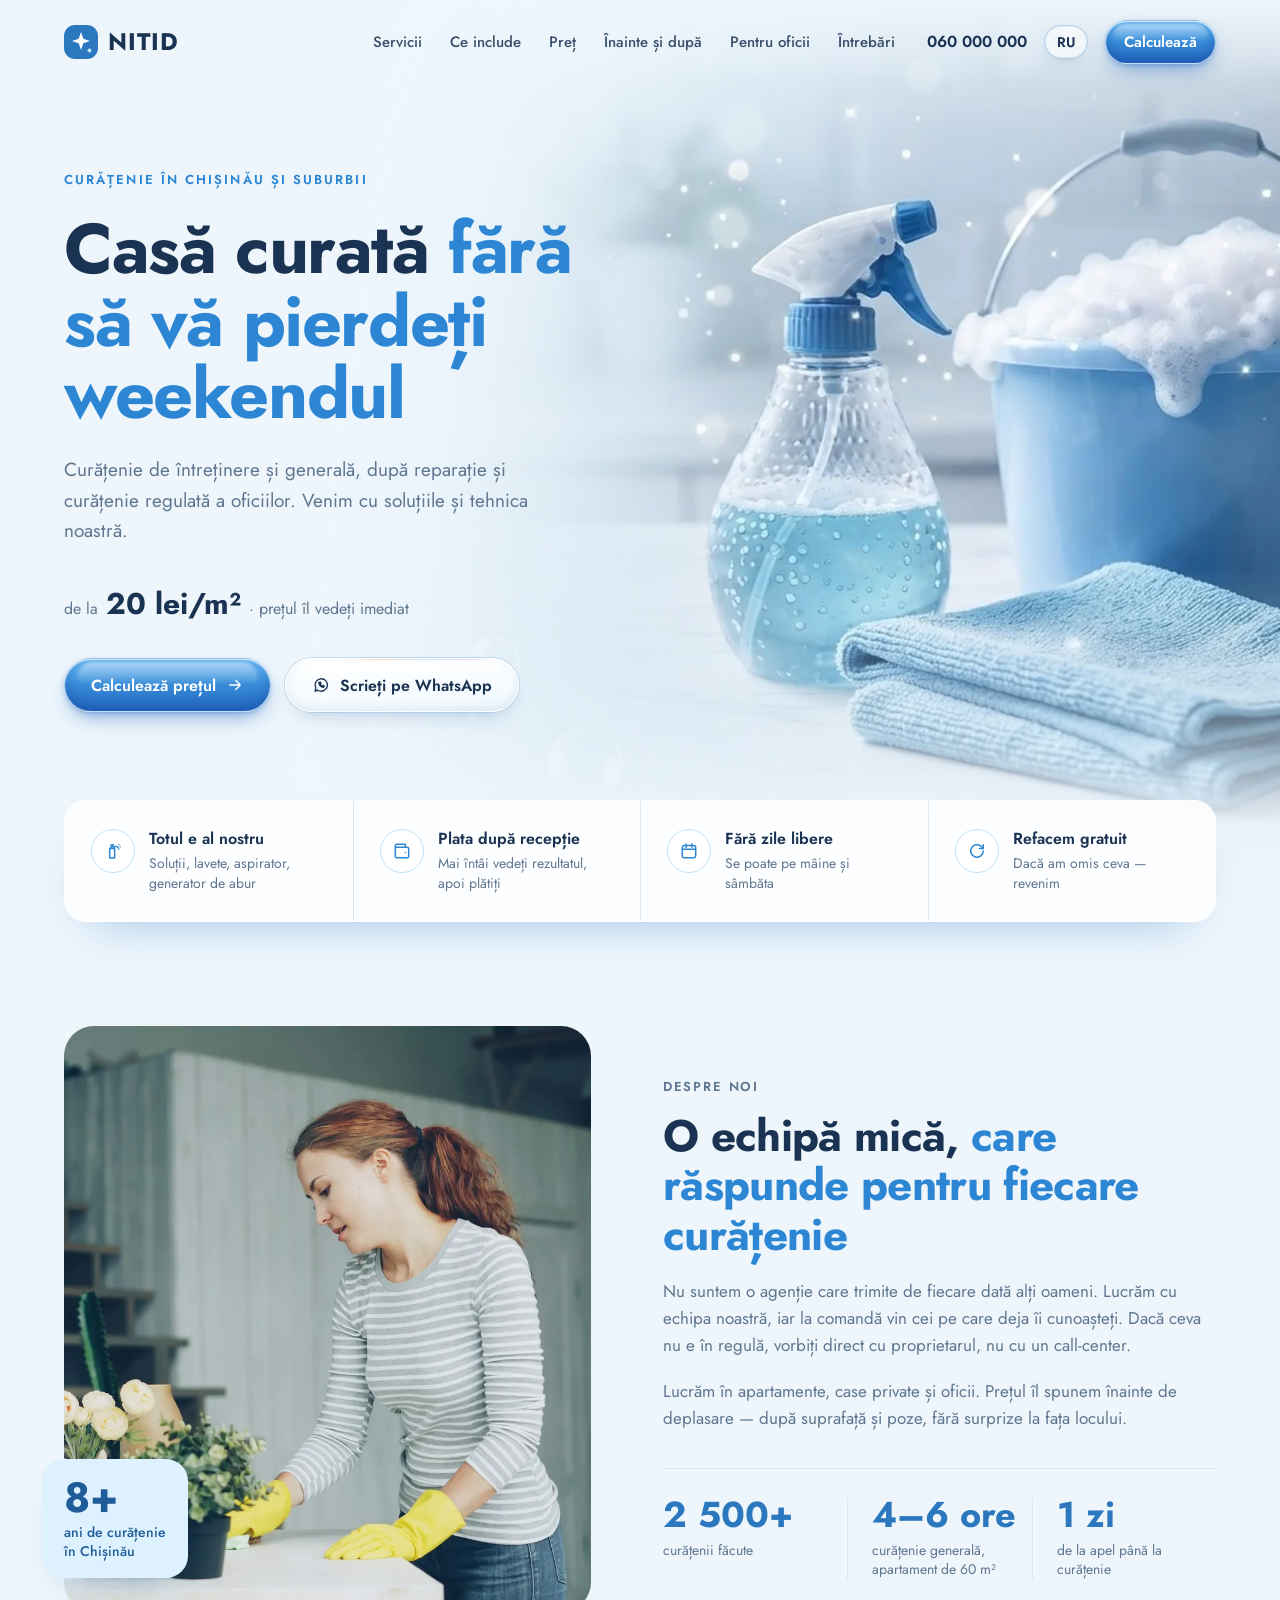
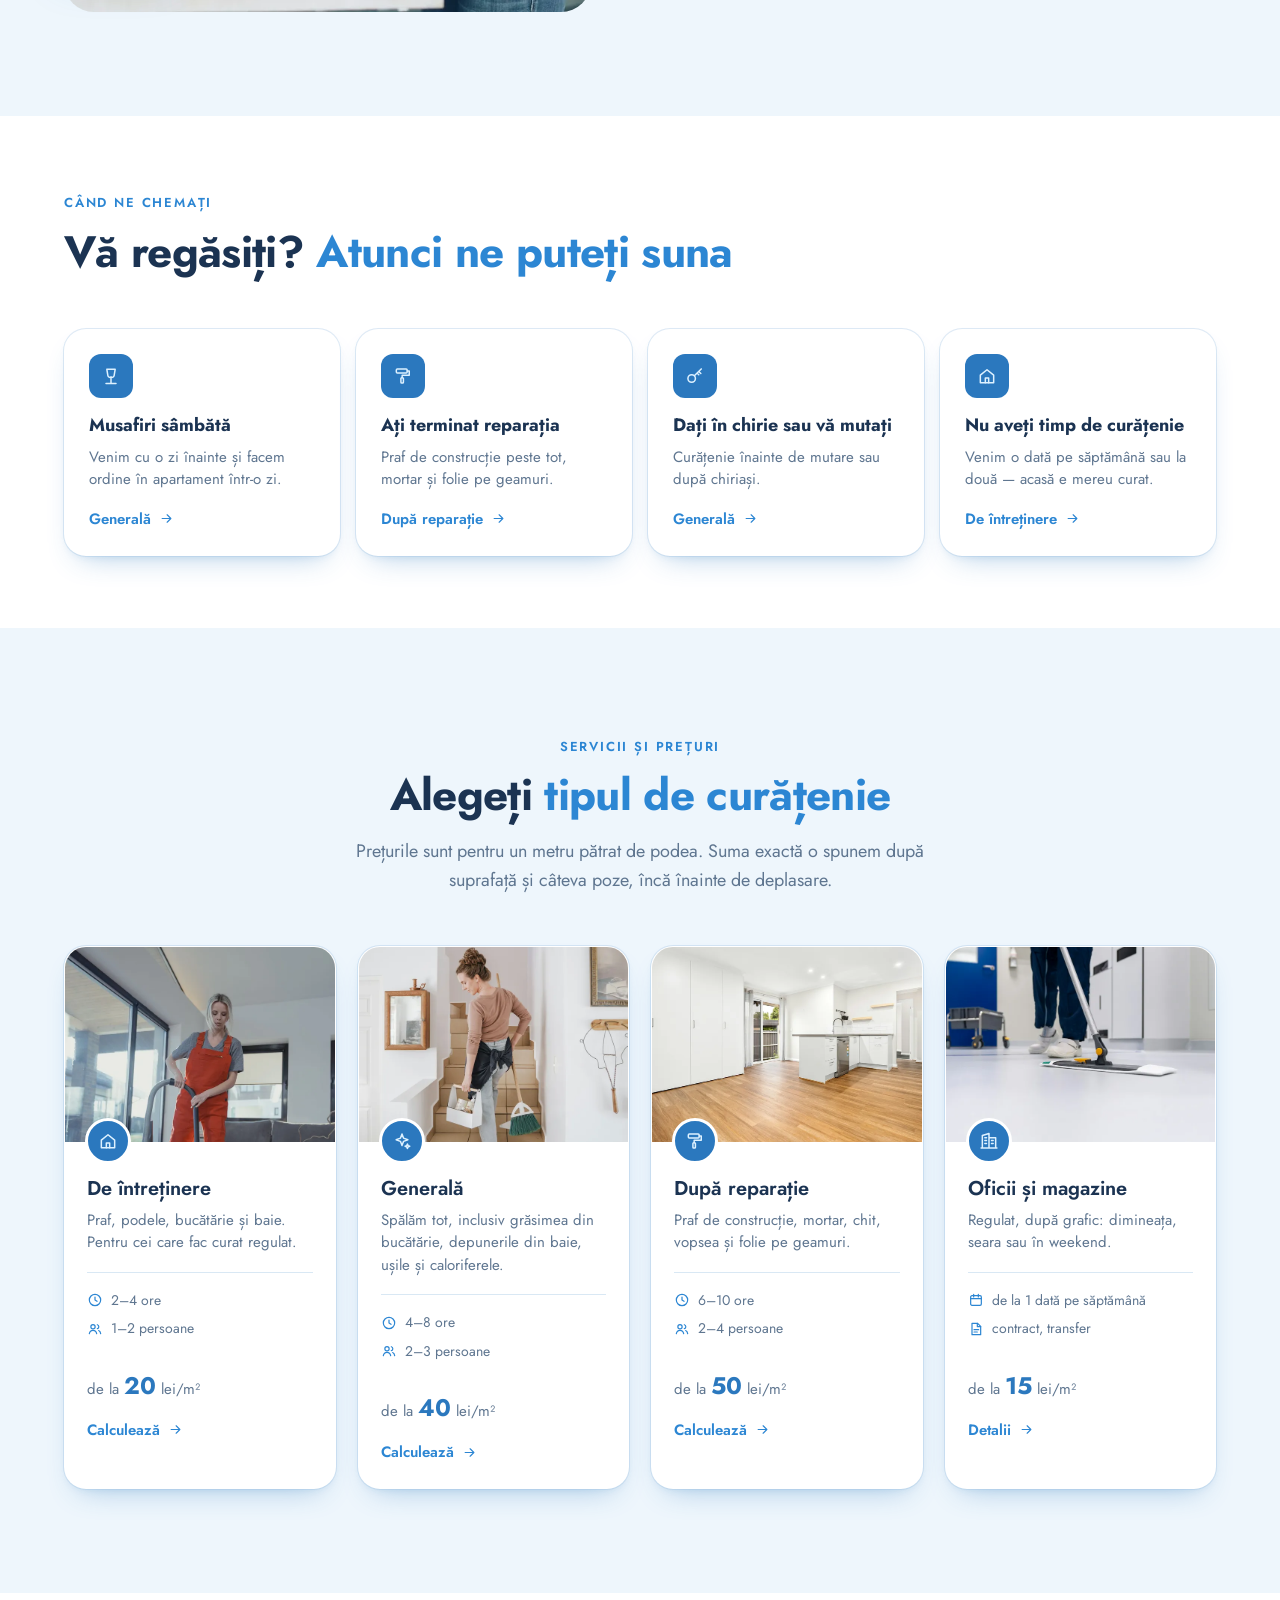
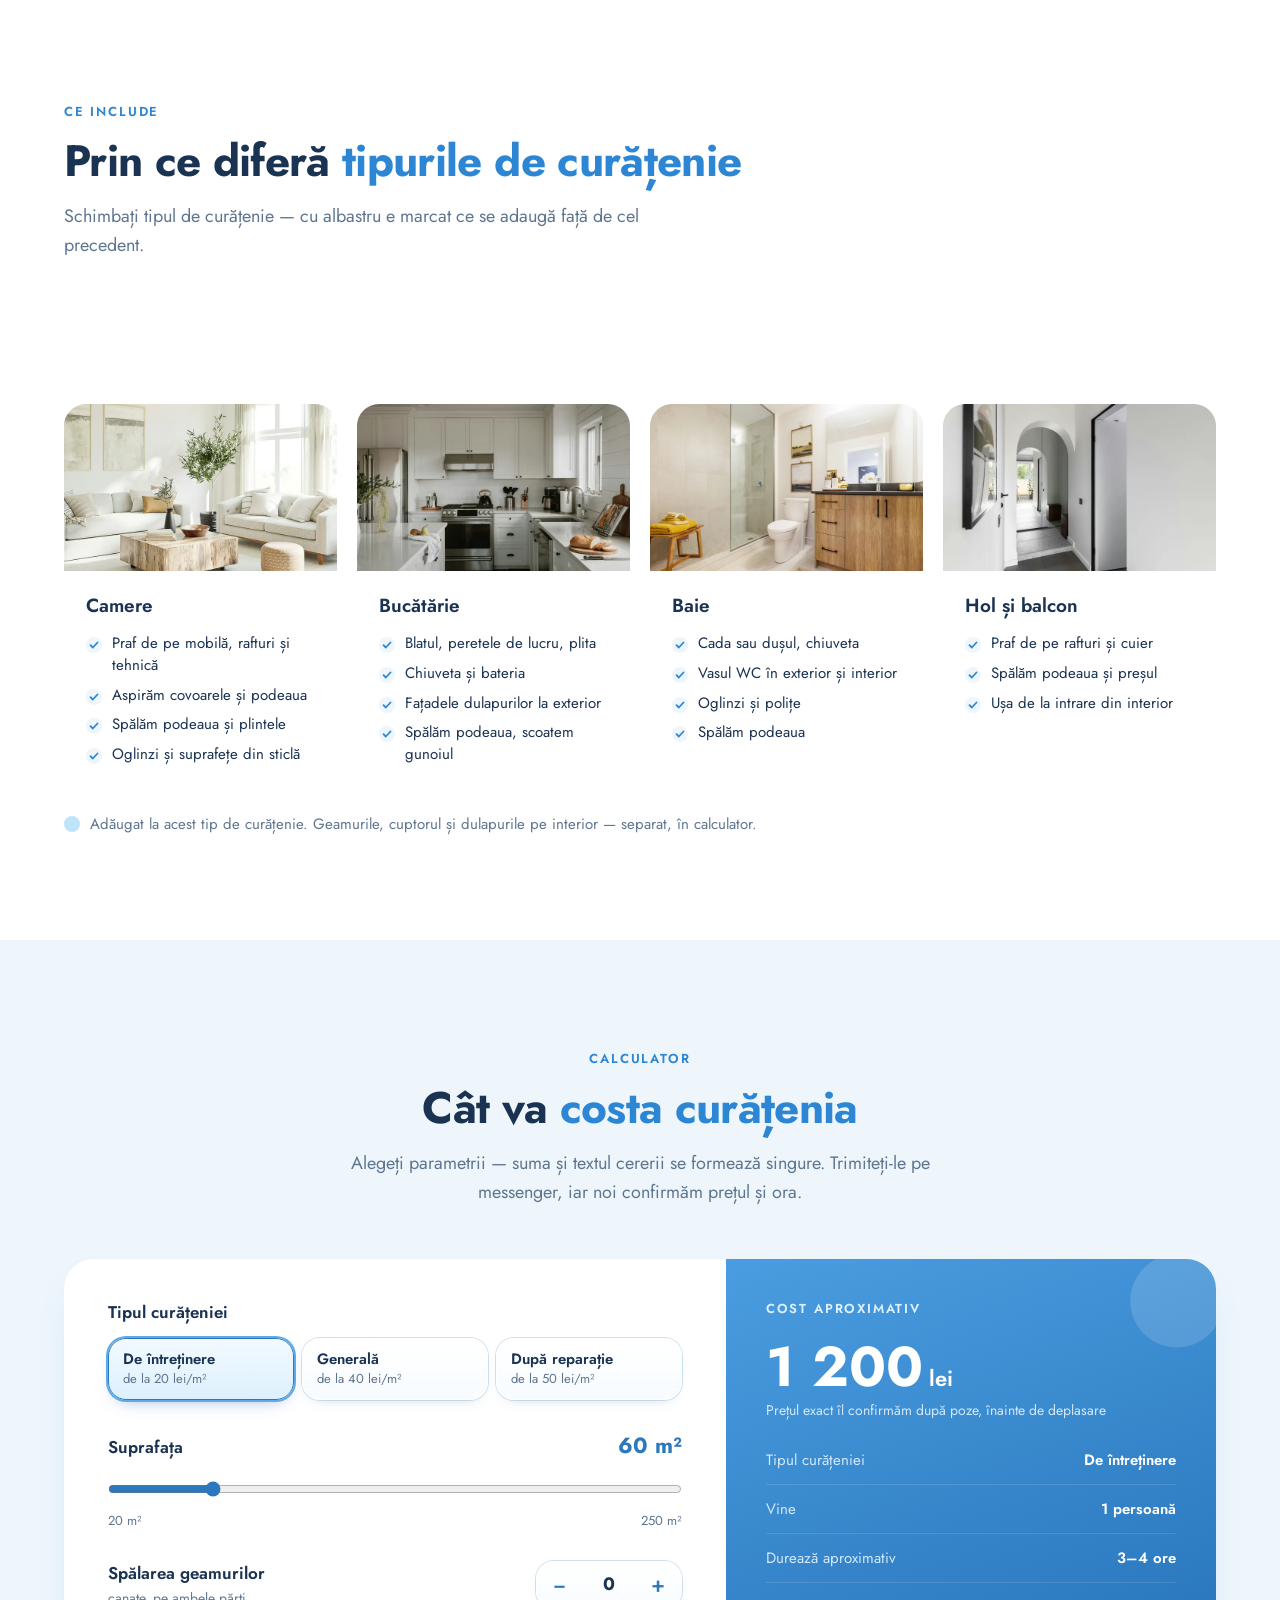
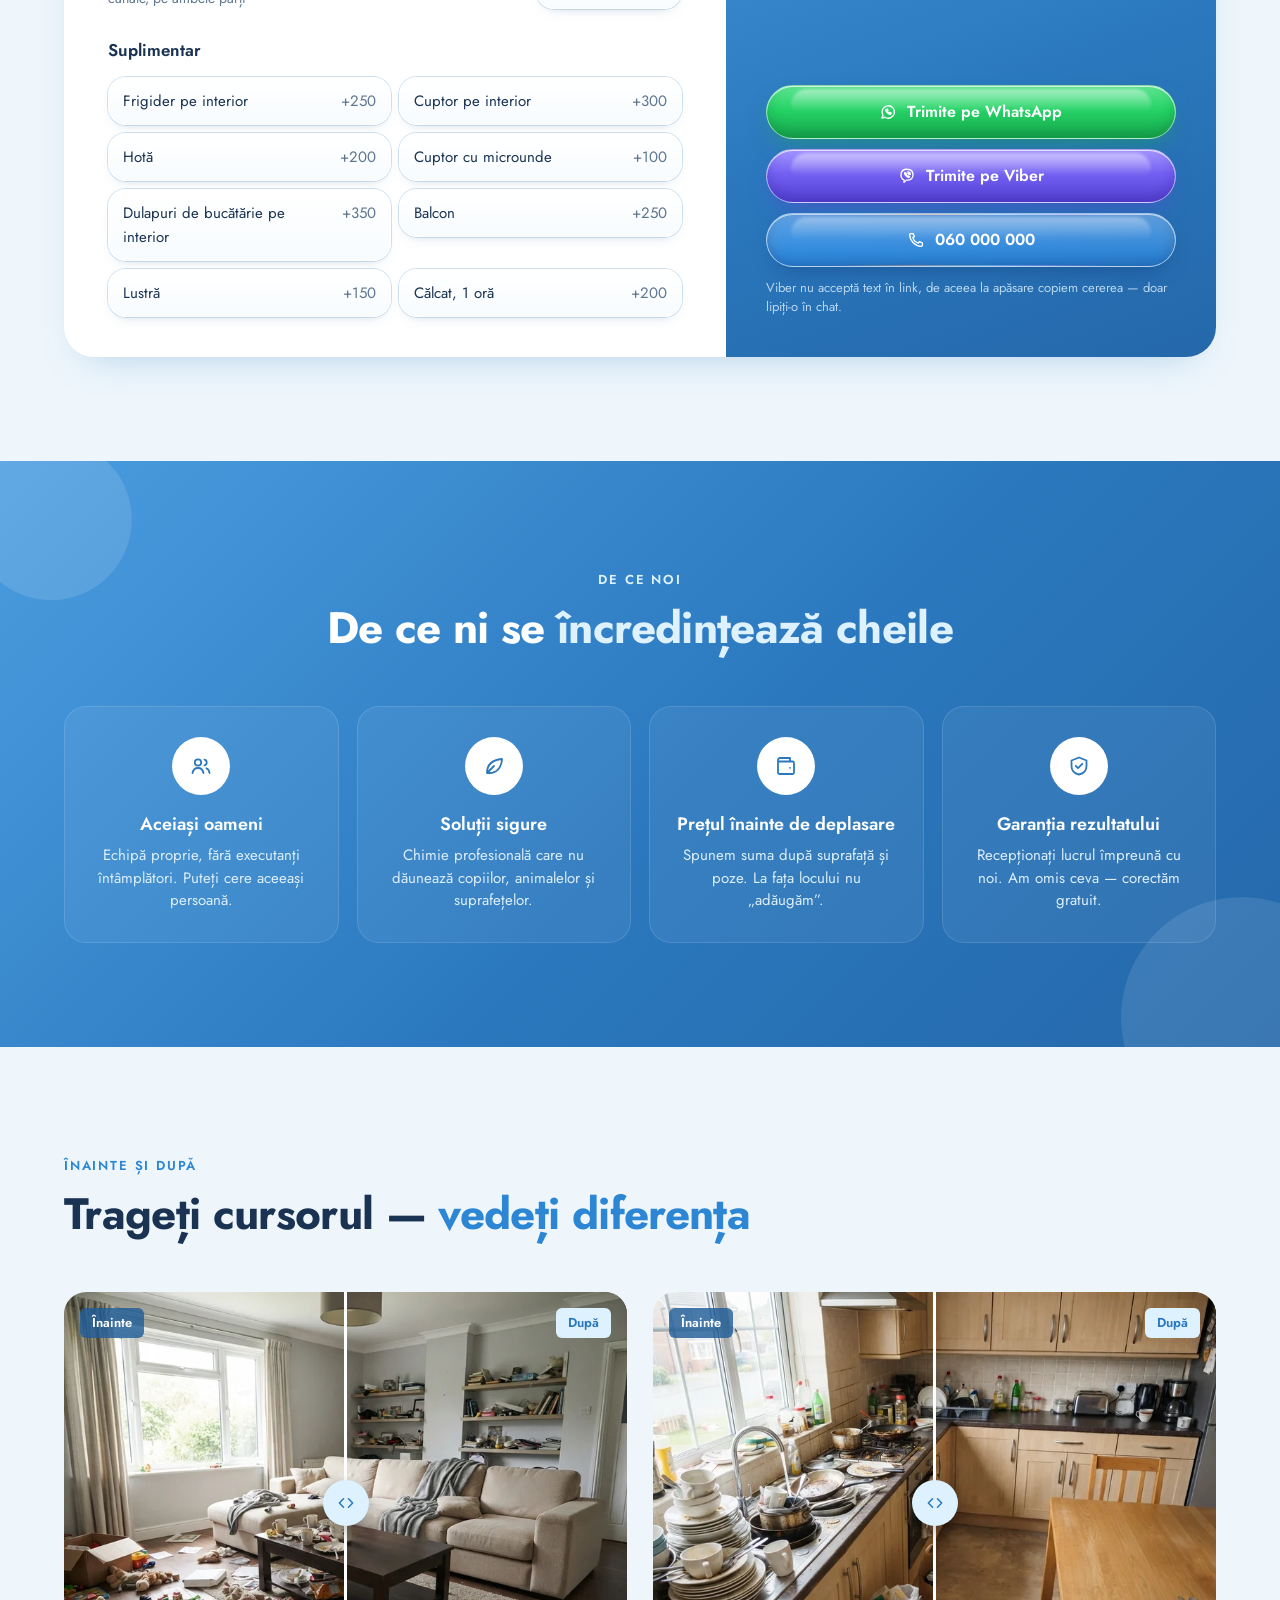
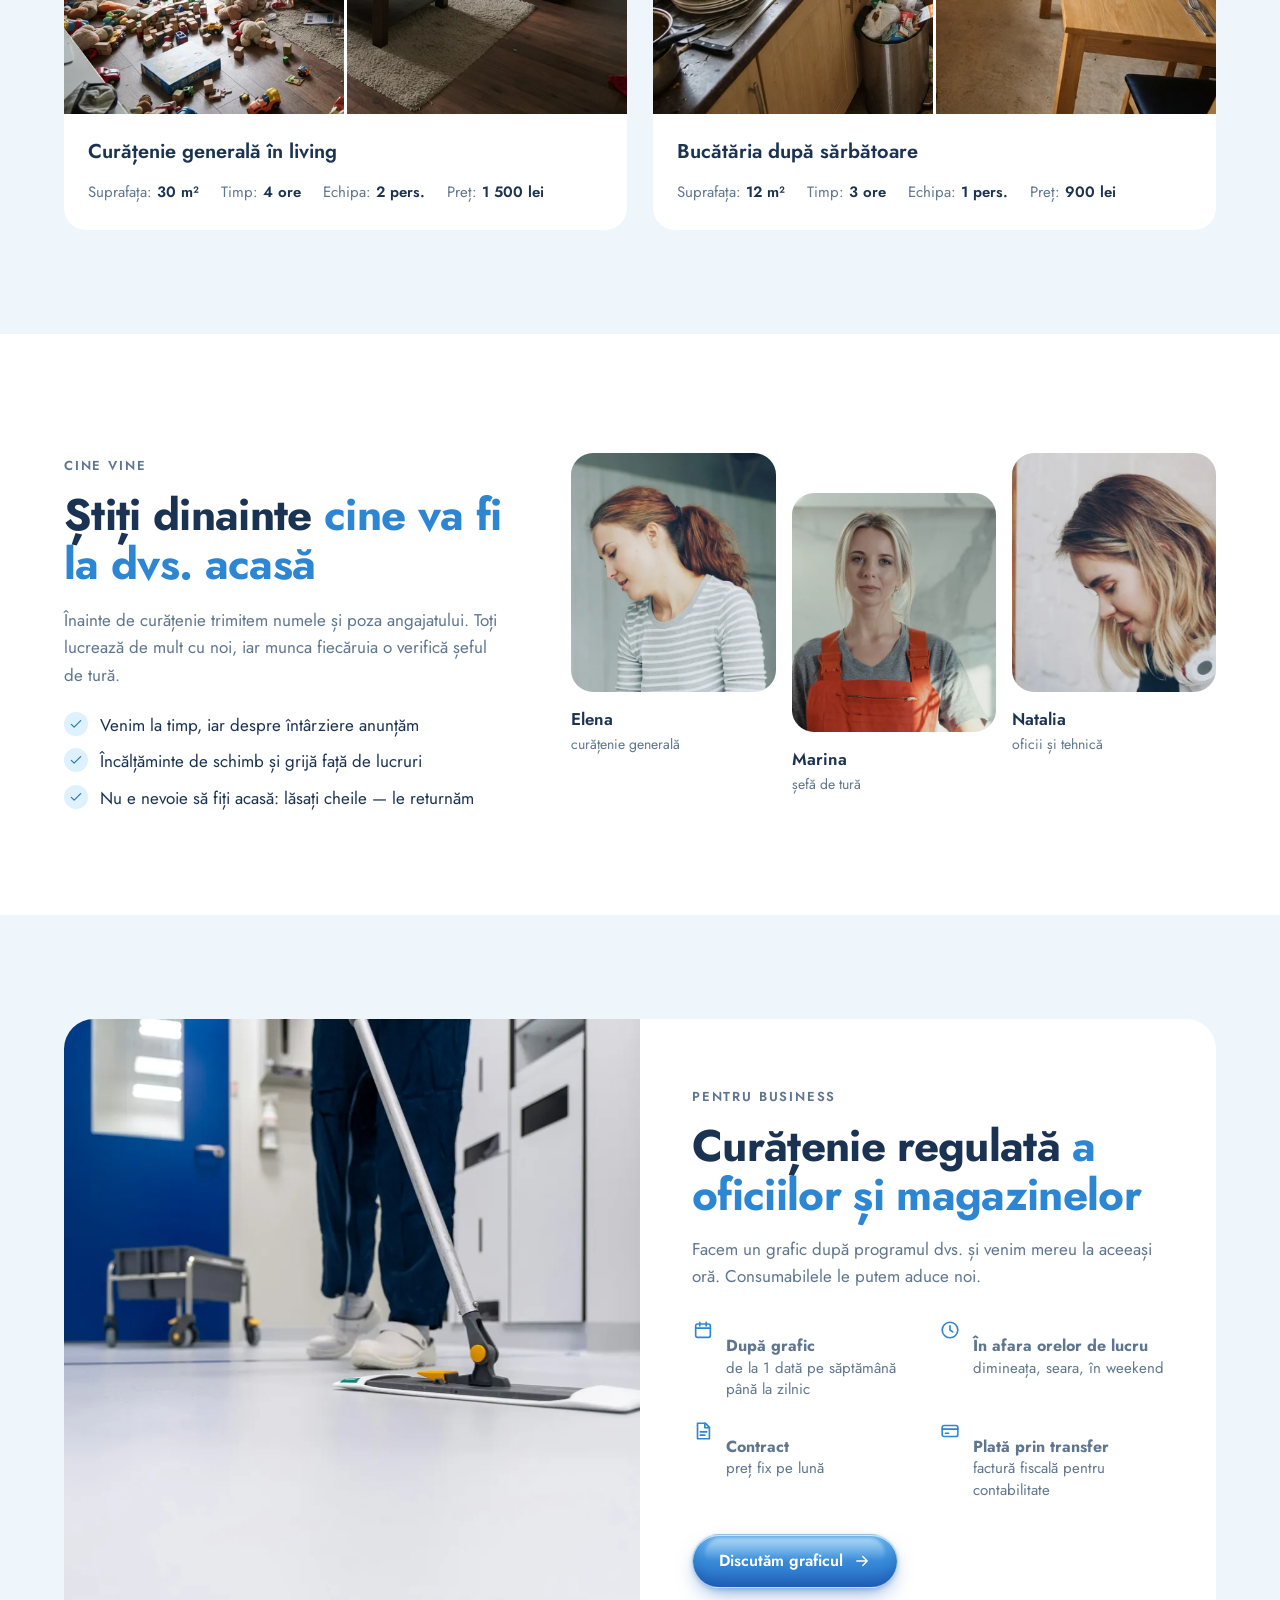
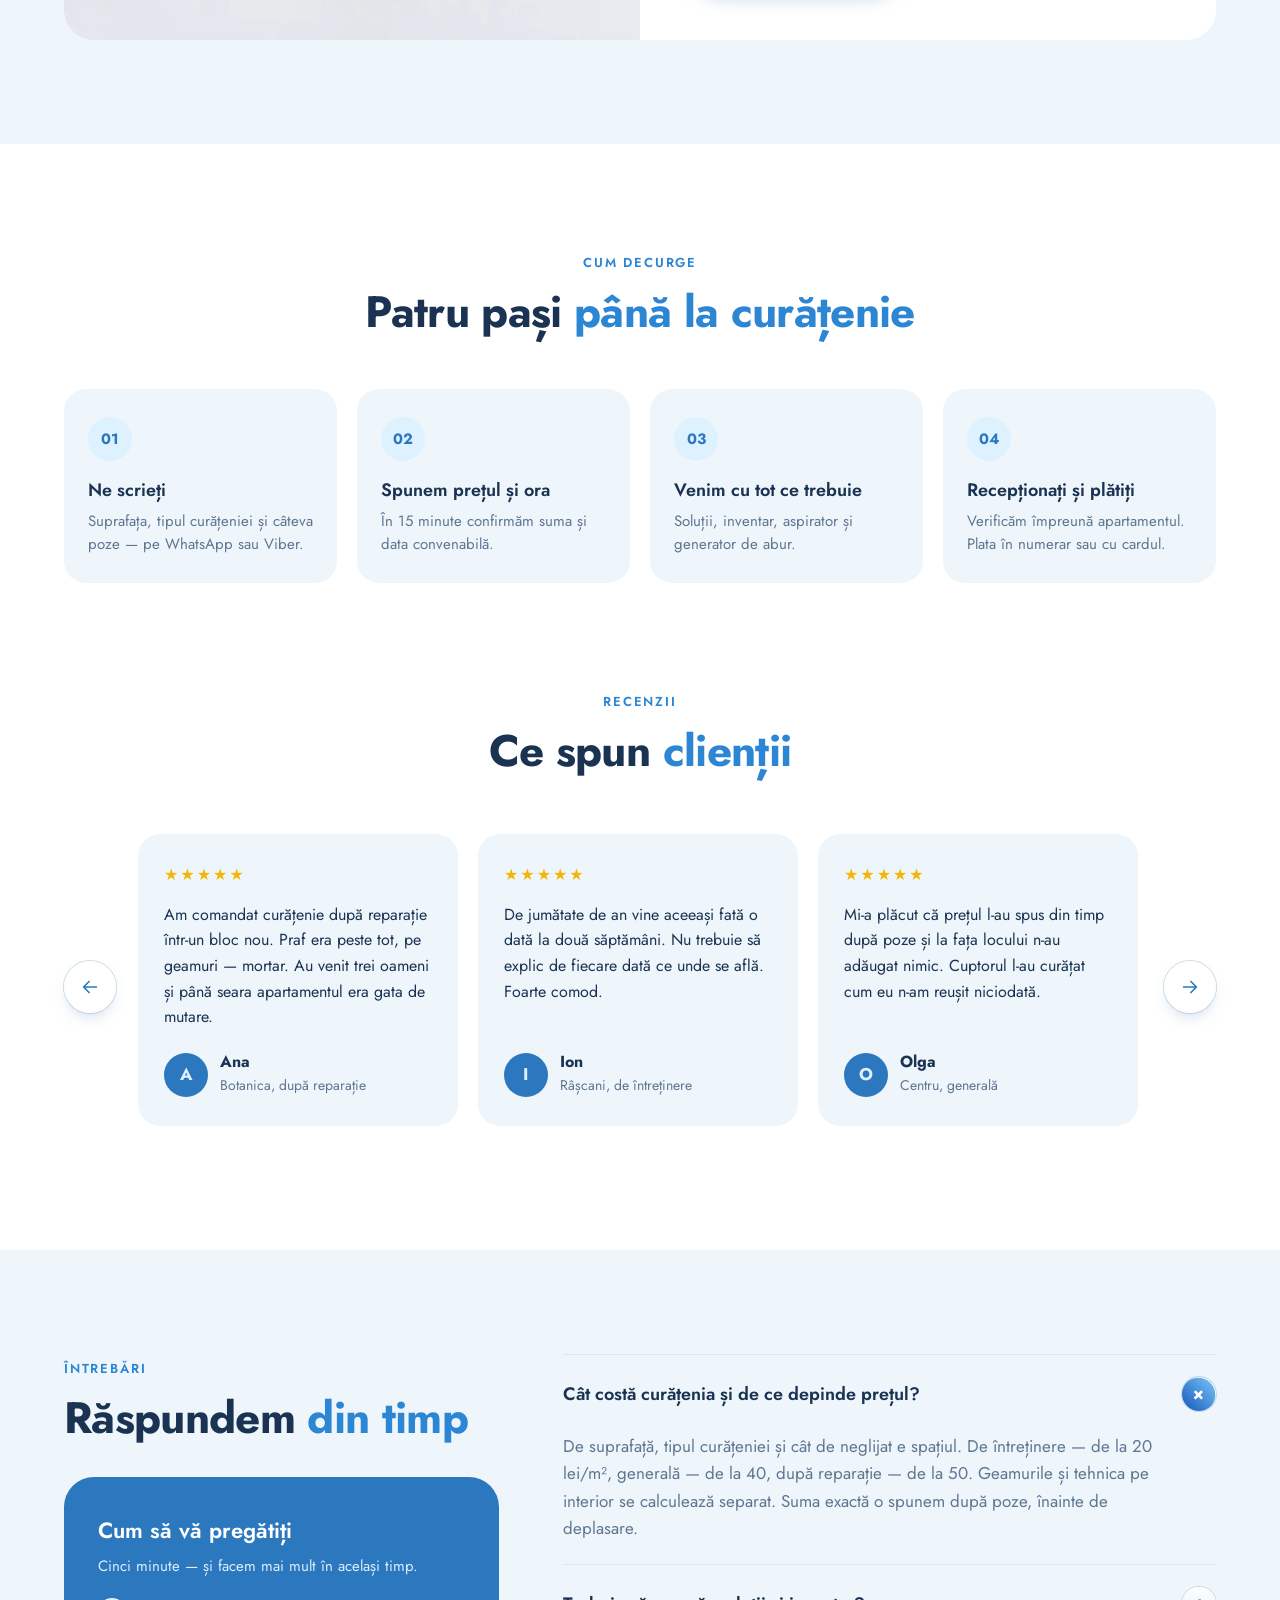
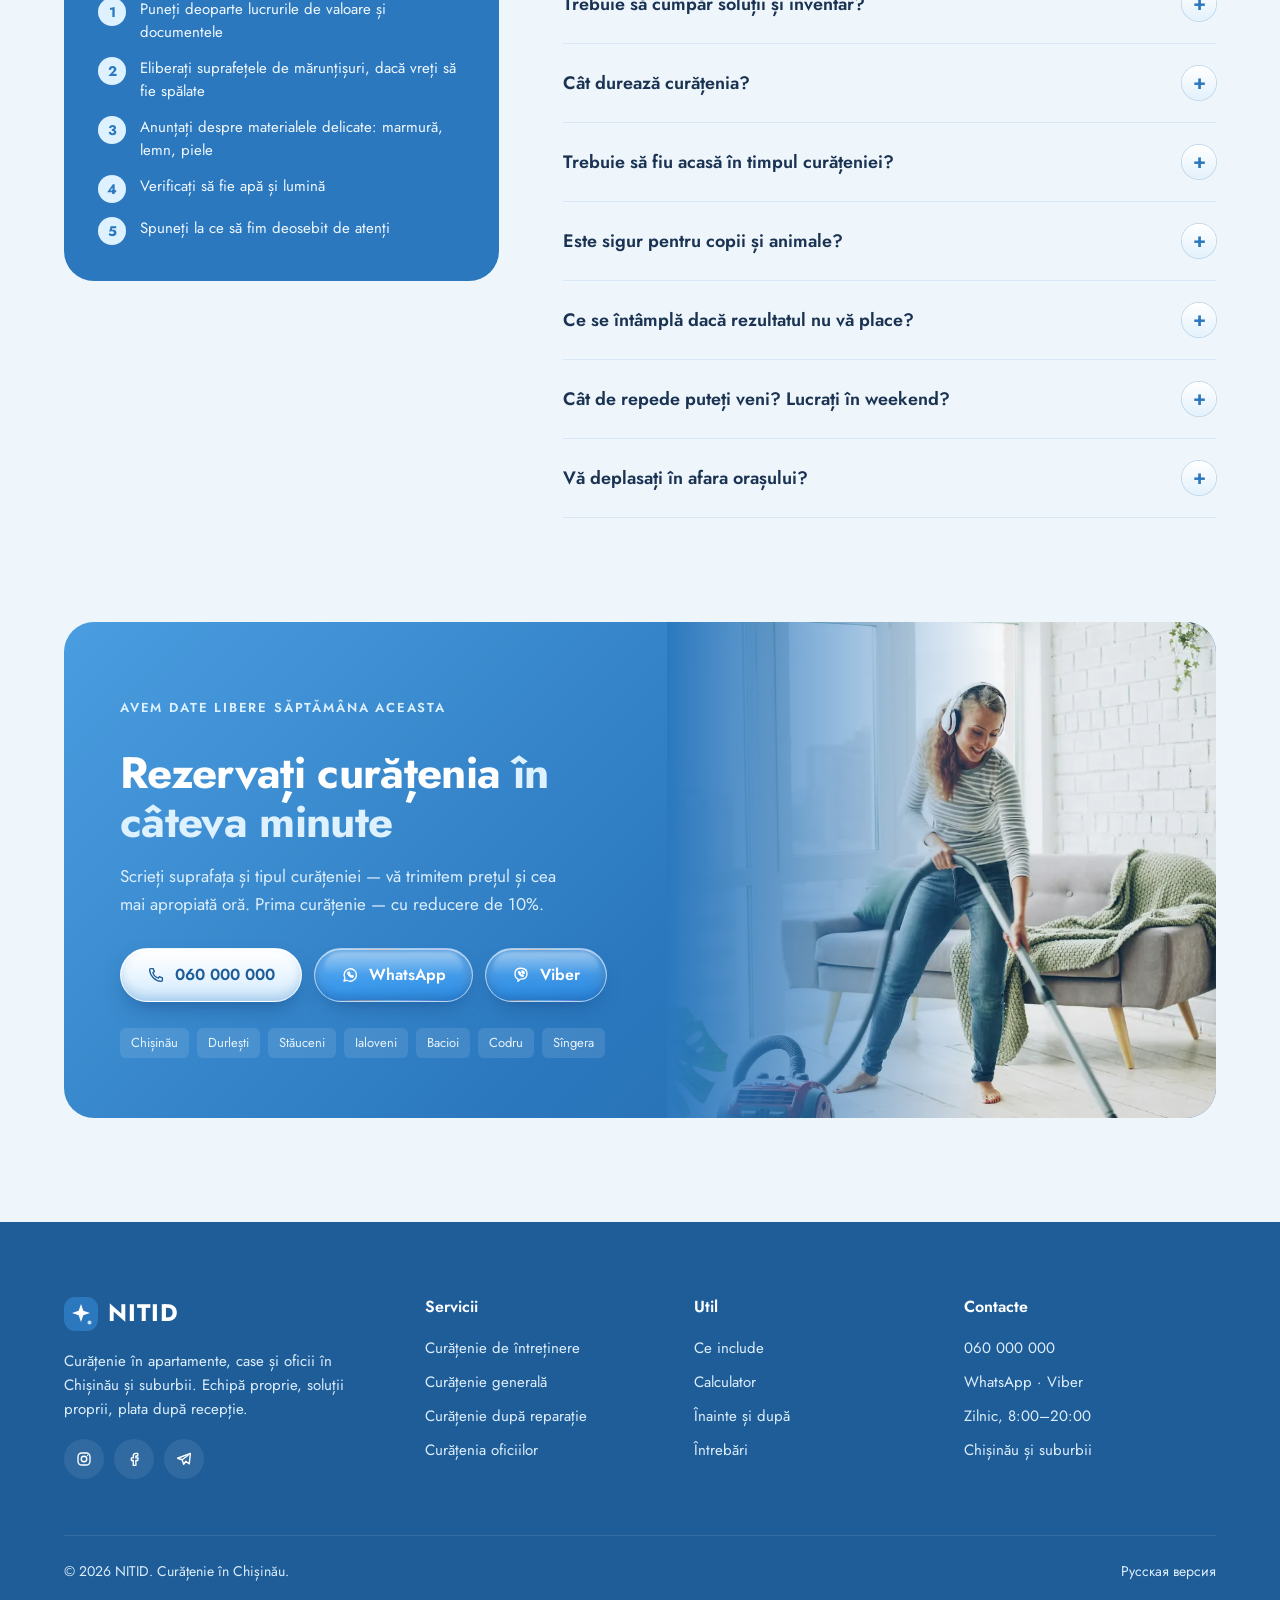
<file: ro.html>
<!doctype html>
<html lang="ro">
<head>
<meta charset="utf-8">
<meta name="viewport" content="width=device-width,initial-scale=1">
<title>NITID — curățenie apartamente, case și oficii în Chișinău</title>
<meta name="description" content="Curățenie de întreținere și generală, curățenie după reparație și curățenie regulată a oficiilor în Chișinău și suburbii. Soluții și tehnică proprie, plata după recepție. Preț online — de la 20 lei/m².">
<link rel="canonical" href="https://webonix-md.github.io/uborka-fresh/ro.html">
<link rel="alternate" hreflang="ru" href="https://webonix-md.github.io/uborka-fresh/">
<link rel="alternate" hreflang="ro" href="https://webonix-md.github.io/uborka-fresh/ro.html">
<meta property="og:type" content="website">
<meta property="og:locale" content="ro_RO">
<meta property="og:title" content="NITID — curățenie apartamente, case și oficii în Chișinău">
<meta property="og:description" content="Generală, de întreținere, după reparație. Soluții și tehnică proprie, plata după recepție. Calculați prețul online.">
<meta property="og:url" content="https://webonix-md.github.io/uborka-fresh/ro.html">
<meta property="og:image" content="https://webonix-md.github.io/uborka-fresh/img/og/og-square-ro.jpg">
<meta property="og:image:width" content="1200">
<meta property="og:image:height" content="1200">
<meta name="theme-color" content="#2B78BE">
<link rel="icon" href="favicon.svg" type="image/svg+xml">
<link rel="preload" href="fonts/Jost-Bold.woff2" as="font" type="font/woff2" crossorigin>
<link rel="preload" href="fonts/Jost-Regular.woff2" as="font" type="font/woff2" crossorigin>
<link rel="preload" href="img/hero.webp" as="image" media="(min-width:641px)">
<link rel="preload" href="img/hero-m.webp" as="image" media="(max-width:640px)">
<link rel="stylesheet" href="style.css">
</head>
<body>

<svg width="0" height="0" style="position:absolute" aria-hidden="true">
  <symbol id="i-phone" viewBox="0 0 24 24"><path d="M5 3.5h3.2l1.6 4-2 1.3a11 11 0 0 0 7.4 7.4l1.3-2 4 1.6V19a1.5 1.5 0 0 1-1.6 1.5A16.5 16.5 0 0 1 3.5 5.1 1.5 1.5 0 0 1 5 3.5z"/></symbol>
  <symbol id="i-wa" viewBox="0 0 24 24"><path d="M4 20l1.2-3.9A8.3 8.3 0 1 1 8 19z"/><path d="M9 8.5c0 3 2.5 6.5 6.3 6.6l1.1-1.6-1.7-.9-.9.8c-1-.4-2.3-1.7-2.7-2.7l.8-.9-.9-1.7-1.5.9"/></symbol>
  <symbol id="i-viber" viewBox="0 0 24 24"><path d="M12 3c5.3 0 8 2 8 7.3s-2.7 7.2-8 7.2h-.9L8 20.5v-3.3C5 16.3 4 14.3 4 10.3 4 5 6.7 3 12 3z"/><path d="M9.3 7.6c-.5.3-.7.9-.4 1.6a9 9 0 0 0 4.4 4.6c.7.3 1.3.1 1.7-.4l.3-.5-1.5-1-.7.5a5 5 0 0 1-2.3-2.3l.5-.7-1-1.5zM13 6.5a3.5 3.5 0 0 1 3.4 3.4M13 8.3a1.6 1.6 0 0 1 1.6 1.6"/></symbol>
  <symbol id="i-arr" viewBox="0 0 24 24"><path d="M5 12h14M13 6l6 6-6 6"/></symbol>
  <symbol id="i-arl" viewBox="0 0 24 24"><path d="M19 12H5M11 6l-6 6 6 6"/></symbol>
  <symbol id="i-check" viewBox="0 0 24 24"><path d="M5 12.5l4.2 4.2L19 7"/></symbol>
  <symbol id="i-clock" viewBox="0 0 24 24"><circle cx="12" cy="12" r="8.5"/><path d="M12 7.5V12l3 2"/></symbol>
  <symbol id="i-users" viewBox="0 0 24 24"><circle cx="9" cy="8.5" r="3.2"/><path d="M3.5 19c.6-3.2 2.8-5 5.5-5s4.9 1.8 5.5 5"/><path d="M15.5 5.6a3 3 0 0 1 0 5.8M17.5 14.3c1.7.6 2.7 2.2 3 4.7"/></symbol>
  <symbol id="i-spray" viewBox="0 0 24 24"><path d="M8 9h6v11.5H8zM9.5 9V6.5h3V9M12.5 6.5h4l1.5 1.5M9.5 4.5h3"/><path d="M19 4.5h.01M20.5 7h.01M19 9.5h.01"/></symbol>
  <symbol id="i-wallet" viewBox="0 0 24 24"><path d="M4 7.5h14.5A1.5 1.5 0 0 1 20 9v9.5a1.5 1.5 0 0 1-1.5 1.5H5.5A1.5 1.5 0 0 1 4 18.5V6a2 2 0 0 1 2-2h10v3.5"/><path d="M16 13.8h.01"/></symbol>
  <symbol id="i-cal" viewBox="0 0 24 24"><rect x="4" y="5.5" width="16" height="14.5" rx="2"/><path d="M4 10h16M8.5 3.5v4M15.5 3.5v4"/></symbol>
  <symbol id="i-redo" viewBox="0 0 24 24"><path d="M19.5 12a7.5 7.5 0 1 1-2.2-5.3L19.5 9"/><path d="M19.5 4.5V9H15"/></symbol>
  <symbol id="i-home" viewBox="0 0 24 24"><path d="M4 11l8-6.5 8 6.5V20H4z"/><path d="M10 20v-5.5h4V20"/></symbol>
  <symbol id="i-spark" viewBox="0 0 24 24"><path d="M12 3.5l1.9 5.1 5.1 1.9-5.1 1.9L12 17.5l-1.9-5.1L5 10.5l5.1-1.9z"/><path d="M18.5 15.5l.8 2 2 .8-2 .8-.8 2-.8-2-2-.8 2-.8z"/></symbol>
  <symbol id="i-roller" viewBox="0 0 24 24"><rect x="4" y="3.5" width="13" height="5" rx="1.2"/><path d="M17 6h2.5v5H11v3"/><rect x="9.5" y="14" width="3" height="6.5" rx="1"/></symbol>
  <symbol id="i-build" viewBox="0 0 24 24"><path d="M4 20.5V5.5l8-2.5v17.5M12 8h8v12.5M2.5 20.5h19"/><path d="M7 8h2M7 11.5h2M7 15h2M15 11.5h2M15 15h2"/></symbol>
  <symbol id="i-guests" viewBox="0 0 24 24"><path d="M6 21h12M12 21v-8M7 4h10l-1 6a4 4 0 0 1-8 0z"/></symbol>
  <symbol id="i-box" viewBox="0 0 24 24"><path d="M3.5 8L12 4l8.5 4v8.5L12 20.5l-8.5-4z"/><path d="M3.5 8L12 12l8.5-4M12 12v8.5"/></symbol>
  <symbol id="i-key" viewBox="0 0 24 24"><circle cx="8" cy="15" r="4.5"/><path d="M11.2 11.8L19.5 3.5M16.5 6.5l2.5 2.5M14.5 8.5l2 2"/></symbol>
  <symbol id="i-shield" viewBox="0 0 24 24"><path d="M12 3.5l7.5 3v5.5c0 4.4-3.2 7.6-7.5 8.5-4.3-.9-7.5-4.1-7.5-8.5V6.5z"/><path d="M8.8 12l2.2 2.2 4.3-4.4"/></symbol>
  <symbol id="i-leaf" viewBox="0 0 24 24"><path d="M5 19c0-8 5-13 15-14-.5 9.5-6 14-12.5 14H5zM5 19l7-7"/></symbol>
  <symbol id="i-doc" viewBox="0 0 24 24"><path d="M6 3.5h8.5L19 8v12.5H6z"/><path d="M14 3.5V8.5h5M9 13h7M9 16.5h5"/></symbol>
  <symbol id="i-card" viewBox="0 0 24 24"><rect x="3.5" y="6" width="17" height="12" rx="2"/><path d="M3.5 10h17M7 14.5h3.5"/></symbol>
  <symbol id="i-pin" viewBox="0 0 24 24"><path d="M12 21s-6.5-5.6-6.5-11a6.5 6.5 0 0 1 13 0c0 5.4-6.5 11-6.5 11z"/><circle cx="12" cy="10" r="2.4"/></symbol>
  <symbol id="i-swap" viewBox="0 0 24 24"><path d="M9 7l-5 5 5 5M15 7l5 5-5 5"/></symbol>
  <symbol id="i-menu" viewBox="0 0 24 24"><path d="M4 7h16M4 12h16M4 17h16"/></symbol>
  <symbol id="i-tg" viewBox="0 0 24 24"><path d="M20.5 4.5L3.5 11l6 2 2 6 3-4 4.5 3.5z"/><path d="M9.5 13l8-6"/></symbol>
  <symbol id="i-ig" viewBox="0 0 24 24"><rect x="4" y="4" width="16" height="16" rx="5"/><circle cx="12" cy="12" r="3.7"/><path d="M16.8 7.2h.01"/></symbol>
  <symbol id="i-fb" viewBox="0 0 24 24"><path d="M14.5 8H17V4.5h-2.5A3.5 3.5 0 0 0 11 8v2.5H8.5V14H11v6.5h3.5V14H17l.5-3.5h-3V8.5a.5.5 0 0 1 .5-.5z"/></symbol>
  <symbol id="logo" viewBox="0 0 34 34"><rect width="34" height="34" rx="11" fill="#2B78BE"/><path d="M17 7l2.3 6.7L26 16l-6.7 2.3L17 25l-2.3-6.7L8 16l6.7-2.3z" fill="#fff"/><circle cx="25.5" cy="25.5" r="2" fill="#BFE3FA"/></symbol>
</svg>

<header class="hdr">
  <div class="wrap">
    <a class="logo" href="#top" aria-label="NITID — pagina principală"><svg><use href="#logo"/></svg>NITID</a>
    <nav class="nav" id="nav" aria-label="Meniu">
      <a href="#services">Servicii</a>
      <a href="#included">Ce include</a>
      <a href="#price">Preț</a>
      <a href="#results">Înainte și după</a>
      <a href="#business">Pentru oficii</a>
      <a href="#faq">Întrebări</a>
    </nav>
    <div class="hdr__r">
      <a class="hdr__tel" href="tel:+37360000000">060 000 000</a>
      <a class="lang" href="index.html" hreflang="ru" lang="ru" title="Русская версия">RU</a>
      <a class="btn btn--lime btn--sm" href="#price">Calculează</a>
    </div>
    <button class="burger" id="burger" aria-label="Deschide meniul" aria-expanded="false" aria-controls="nav"><svg class="i"><use href="#i-menu"/></svg></button>
  </div>
</header>

<main id="top">

<!-- HERO -->
<section class="hero">
  <div class="hero__bg">
    <picture>
      <source media="(max-width:640px)" srcset="img/hero-m.webp">
      <img src="img/hero.webp" alt="Femeie de serviciu spală podeaua într-un apartament luminos" width="1920" height="1080" fetchpriority="high">
    </picture>
  </div>
  <div class="wrap">
    <div class="hero__in">
      <p class="hero__k">Curățenie în Chișinău și suburbii</p>
      <h1>Casă curată <em>fără să&nbsp;vă pierdeți weekendul</em></h1>
      <p class="hero__p">Curățenie de întreținere și generală, după reparație și curățenie regulată a oficiilor. Venim cu soluțiile și tehnica noastră.</p>
      <p class="hero__price">de la <b>20 lei/m²</b> · prețul îl vedeți imediat</p>
      <div class="hero__btns">
        <a class="btn btn--lime" href="#price">Calculează prețul <svg class="i"><use href="#i-arr"/></svg></a>
        <a class="btn btn--line js-wa-plain" href="https://wa.me/37360000000">
          <svg class="i"><use href="#i-wa"/></svg> Scrieți pe WhatsApp</a>
      </div>
    </div>
  </div>
</section>

<div class="perks">
  <div class="wrap">
    <ul class="perks__in">
      <li class="perk"><span class="perk__ic"><svg class="i"><use href="#i-spray"/></svg></span><div><b>Totul e al nostru</b><span>Soluții, lavete, aspirator, generator de abur</span></div></li>
      <li class="perk"><span class="perk__ic"><svg class="i"><use href="#i-wallet"/></svg></span><div><b>Plata după recepție</b><span>Mai întâi vedeți rezultatul, apoi plătiți</span></div></li>
      <li class="perk"><span class="perk__ic"><svg class="i"><use href="#i-cal"/></svg></span><div><b>Fără zile libere</b><span>Se poate pe mâine și sâmbăta</span></div></li>
      <li class="perk"><span class="perk__ic"><svg class="i"><use href="#i-redo"/></svg></span><div><b>Refacem gratuit</b><span>Dacă am omis ceva — revenim</span></div></li>
    </ul>
  </div>
</div>

<!-- О НАС -->
<section class="sec" id="about">
  <div class="wrap about">
    <div class="about__img rv">
      <img src="img/about.webp" alt="Angajată șterge masa cu mănuși" width="900" height="1000" loading="lazy">
      <div class="badge"><b>8+</b><span>ani de curățenie<br>în Chișinău</span></div>
    </div>
    <div class="about__txt rv">
      <p class="kicker">Despre noi</p>
      <h2 class="h2">O echipă mică, <em>care răspunde pentru fiecare curățenie</em></h2>
      <p>Nu suntem o agenție care trimite de fiecare dată alți oameni. Lucrăm cu echipa noastră, iar la comandă vin cei pe care deja îi cunoașteți. Dacă ceva nu e în regulă, vorbiți direct cu proprietarul, nu cu un call-center.</p>
      <p>Lucrăm în apartamente, case private și oficii. Prețul îl spunem înainte de deplasare — după suprafață și poze, fără surprize la fața locului.</p>
      <div class="stats">
        <div class="stat"><b>2 500+</b><span>curățenii făcute</span></div>
        <div class="stat"><b>4–6 ore</b><span>curățenie generală, apartament de 60 m²</span></div>
        <div class="stat"><b>1 zi</b><span>de la apel până la curățenie</span></div>
      </div>
    </div>
  </div>
</section>

<!-- СИТУАЦИИ -->
<section class="sec sec--tight sec--white">
  <div class="wrap">
    <div class="head rv">
      <p class="kicker">Când ne chemați</p>
      <h2 class="h2">Vă regăsiți? <em>Atunci ne puteți suna</em></h2>
    </div>
    <div class="cases-q">
      <a class="q rv" href="#services" data-pick="general"><span class="q__ic"><svg class="i"><use href="#i-guests"/></svg></span><b>Musafiri sâmbătă</b><span>Venim cu o zi înainte și facem ordine în apartament într-o zi.</span><span class="link">Generală <svg class="i"><use href="#i-arr"/></svg></span></a>
      <a class="q rv" href="#services" data-pick="reno"><span class="q__ic"><svg class="i"><use href="#i-roller"/></svg></span><b>Ați terminat reparația</b><span>Praf de construcție peste tot, mortar și folie pe geamuri.</span><span class="link">După reparație <svg class="i"><use href="#i-arr"/></svg></span></a>
      <a class="q rv" href="#services" data-pick="general"><span class="q__ic"><svg class="i"><use href="#i-key"/></svg></span><b>Dați în chirie sau vă mutați</b><span>Curățenie înainte de mutare sau după chiriași.</span><span class="link">Generală <svg class="i"><use href="#i-arr"/></svg></span></a>
      <a class="q rv" href="#services" data-pick="support"><span class="q__ic"><svg class="i"><use href="#i-home"/></svg></span><b>Nu aveți timp de curățenie</b><span>Venim o dată pe săptămână sau la două — acasă e mereu curat.</span><span class="link">De întreținere <svg class="i"><use href="#i-arr"/></svg></span></a>
    </div>
  </div>
</section>

<!-- УСЛУГИ -->
<section class="sec" id="services">
  <div class="wrap">
    <div class="head head--c rv">
      <p class="kicker">Servicii și prețuri</p>
      <h2 class="h2">Alegeți <em>tipul de curățenie</em></h2>
      <p class="lead">Prețurile sunt pentru un metru pătrat de podea. Suma exactă o spunem după suprafață și câteva poze, încă înainte de deplasare.</p>
    </div>
    <div class="svc">
      <article class="card rv">
        <div class="card__img"><img src="img/svc-reg.webp" style="object-position:50% 18%" alt="Femeie de serviciu în salopetă aspiră livingul" width="720" height="520" loading="lazy"><span class="card__ic"><svg class="i"><use href="#i-home"/></svg></span></div>
        <div class="card__b">
          <h3>De întreținere</h3>
          <p>Praf, podele, bucătărie și baie. Pentru cei care fac curat regulat.</p>
          <div class="card__meta"><div><svg class="i"><use href="#i-clock"/></svg>2–4 ore</div><div><svg class="i"><use href="#i-users"/></svg>1–2 persoane</div></div>
          <p class="card__price">de la <b>20</b> lei/m²</p>
          <a class="link" href="#price" data-pick="support">Calculează <svg class="i"><use href="#i-arr"/></svg></a>
        </div>
      </article>
      <article class="card rv">
        <div class="card__img"><img src="img/svc-gen.webp" style="object-position:50% 45%" alt="Femeie de serviciu urcă scările cu găleata de soluții" width="720" height="520" loading="lazy"><span class="card__ic"><svg class="i"><use href="#i-spark"/></svg></span></div>
        <div class="card__b">
          <h3>Generală</h3>
          <p>Spălăm tot, inclusiv grăsimea din bucătărie, depunerile din baie, ușile și caloriferele.</p>
          <div class="card__meta"><div><svg class="i"><use href="#i-clock"/></svg>4–8 ore</div><div><svg class="i"><use href="#i-users"/></svg>2–3 persoane</div></div>
          <p class="card__price">de la <b>40</b> lei/m²</p>
          <a class="link" href="#price" data-pick="general">Calculează <svg class="i"><use href="#i-arr"/></svg></a>
        </div>
      </article>
      <article class="card rv">
        <div class="card__img"><img src="img/svc-reno.webp" style="object-position:50% 60%" alt="Apartament luminos după reparație" width="720" height="520" loading="lazy"><span class="card__ic"><svg class="i"><use href="#i-roller"/></svg></span></div>
        <div class="card__b">
          <h3>După reparație</h3>
          <p>Praf de construcție, mortar, chit, vopsea și folie pe geamuri.</p>
          <div class="card__meta"><div><svg class="i"><use href="#i-clock"/></svg>6–10 ore</div><div><svg class="i"><use href="#i-users"/></svg>2–4 persoane</div></div>
          <p class="card__price">de la <b>50</b> lei/m²</p>
          <a class="link" href="#price" data-pick="reno">Calculează <svg class="i"><use href="#i-arr"/></svg></a>
        </div>
      </article>
      <article class="card rv">
        <div class="card__img"><img src="img/svc-office.webp" style="object-position:50% 55%" alt="Spălarea podelei într-un spațiu comercial" width="720" height="520" loading="lazy"><span class="card__ic"><svg class="i"><use href="#i-build"/></svg></span></div>
        <div class="card__b">
          <h3>Oficii și magazine</h3>
          <p>Regulat, după grafic: dimineața, seara sau în weekend.</p>
          <div class="card__meta"><div><svg class="i"><use href="#i-cal"/></svg>de la 1 dată pe săptămână</div><div><svg class="i"><use href="#i-doc"/></svg>contract, transfer</div></div>
          <p class="card__price">de la <b>15</b> lei/m²</p>
          <a class="link" href="#business">Detalii <svg class="i"><use href="#i-arr"/></svg></a>
        </div>
      </article>
    </div>
  </div>
</section>

<!-- ЧТО ВХОДИТ -->
<section class="sec sec--white" id="included">
  <div class="wrap">
    <div class="head rv">
      <p class="kicker">Ce include</p>
      <h2 class="h2">Prin ce diferă <em>tipurile de curățenie</em></h2>
      <p class="lead">Schimbați tipul de curățenie — cu albastru e marcat ce se adaugă față de cel precedent.</p>
    </div>
    <div class="tabs rv" role="tablist" id="tabs">
      <button class="tab" role="tab" aria-selected="true" data-l="1">Întreținere</button>
      <button class="tab" role="tab" aria-selected="false" data-l="2">Generală</button>
      <button class="tab" role="tab" aria-selected="false" data-l="3">După reparație</button>
    </div>
    <div class="zones" id="zones">
      <article class="zone rv">
        <img src="img/zone-living.webp" alt="Living luminos" width="720" height="520" loading="lazy">
        <div class="zone__b"><h3>Camere</h3><ul>
          <li data-l="1">Praf de pe mobilă, rafturi și tehnică</li>
          <li data-l="1">Aspirăm covoarele și podeaua</li>
          <li data-l="1">Spălăm podeaua și plintele</li>
          <li data-l="1">Oglinzi și suprafețe din sticlă</li>
          <li data-l="2">Lustre, lămpi, cornișe</li>
          <li data-l="2">Uși, mânere, întrerupătoare</li>
          <li data-l="2">Calorifere și partea de sus a dulapurilor</li>
          <li data-l="3">Praful de construcție de pe pereți și tavan</li>
          <li data-l="3">Urme de vopsea, clei și scotch</li>
        </ul></div>
      </article>
      <article class="zone rv">
        <img src="img/zone-kitchen.webp" alt="Bucătărie albă curată" width="720" height="520" loading="lazy">
        <div class="zone__b"><h3>Bucătărie</h3><ul>
          <li data-l="1">Blatul, peretele de lucru, plita</li>
          <li data-l="1">Chiuveta și bateria</li>
          <li data-l="1">Fațadele dulapurilor la exterior</li>
          <li data-l="1">Spălăm podeaua, scoatem gunoiul</li>
          <li data-l="2">Îndepărtăm grăsimea de pe fațade și perete</li>
          <li data-l="2">Hota, frigiderul, microundele la exterior</li>
          <li data-l="2">Faianța de pe pereți integral</li>
          <li data-l="3">Praful din interiorul tuturor dulapurilor</li>
          <li data-l="3">Ciment și chit de pe faianță</li>
        </ul></div>
      </article>
      <article class="zone rv">
        <img src="img/zone-bath.webp" alt="Baie cu cabină de duș" width="720" height="520" loading="lazy">
        <div class="zone__b"><h3>Baie</h3><ul>
          <li data-l="1">Cada sau dușul, chiuveta</li>
          <li data-l="1">Vasul WC în exterior și interior</li>
          <li data-l="1">Oglinzi și polițe</li>
          <li data-l="1">Spălăm podeaua</li>
          <li data-l="2">Depuneri de calcar și rugină</li>
          <li data-l="2">Rosturile faianței</li>
          <li data-l="2">Pereții și ușile cabinei de duș</li>
          <li data-l="3">Mortar și chit de pe obiectele sanitare</li>
          <li data-l="3">Etichete și folie de protecție</li>
        </ul></div>
      </article>
      <article class="zone rv">
        <img src="img/zone-hall.webp" alt="Hol luminos cu arcade" width="720" height="520" loading="lazy">
        <div class="zone__b"><h3>Hol și balcon</h3><ul>
          <li data-l="1">Praf de pe rafturi și cuier</li>
          <li data-l="1">Spălăm podeaua și preșul</li>
          <li data-l="1">Ușa de la intrare din interior</li>
          <li data-l="2">Dulapul-cupeu la exterior, oglinzi</li>
          <li data-l="2">Balcon: podea, pervaz, rame</li>
          <li data-l="2">Pantofarul și mezaninul</li>
          <li data-l="3">Scoatem gunoiul de construcție în saci</li>
          <li data-l="3">Curățăm intrarea de praf</li>
        </ul></div>
      </article>
    </div>
    <p class="zones-note"><i></i>Adăugat la acest tip de curățenie. Geamurile, cuptorul și dulapurile pe interior — separat, în calculator.</p>
  </div>
</section>

<!-- КАЛЬКУЛЯТОР -->
<section class="sec" id="price">
  <div class="wrap">
    <div class="head head--c rv">
      <p class="kicker">Calculator</p>
      <h2 class="h2">Cât va <em>costa curățenia</em></h2>
      <p class="lead">Alegeți parametrii — suma și textul cererii se formează singure. Trimiteți-le pe messenger, iar noi confirmăm prețul și ora.</p>
    </div>
    <div class="calc rv" id="calc" data-msg="Bună ziua! Vreau să comand o curățenie: {type}, {area} m²{windows}{extras}. După calculator aproximativ {sum} lei. Data convenabilă: " data-copied="Textul cererii a fost copiat — lipiți-l în chatul Viber">
      <div class="calc__f">
        <div class="fld">
          <div class="fld__l">Tipul curățeniei</div>
          <div class="seg">
            <label><input type="radio" name="type" value="support" checked><span>De întreținere<small>de la 20 lei/m²</small></span></label>
            <label><input type="radio" name="type" value="general"><span>Generală<small>de la 40 lei/m²</small></span></label>
            <label><input type="radio" name="type" value="reno"><span>După reparație<small>de la 50 lei/m²</small></span></label>
          </div>
        </div>
        <div class="fld">
          <label class="fld__l" for="area">Suprafața <output id="area-o">60 m²</output></label>
          <input type="range" id="area" min="20" max="250" step="5" value="60">
          <div class="range-s"><span>20 m²</span><span>250 m²</span></div>
        </div>
        <div class="fld fld--row">
          <div class="fld__l">Spălarea geamurilor<small>canate, pe ambele părți</small></div>
          <div class="stepper"><button type="button" data-d="-1" aria-label="Mai puține canate">−</button><output id="win">0</output><button type="button" data-d="1" aria-label="Mai multe canate">+</button></div>
        </div>
        <div class="fld">
          <div class="fld__l">Suplimentar</div>
          <div class="chks" id="extras"></div>
        </div>
      </div>
      <div class="calc__r">
        <p class="kicker">Cost aproximativ</p>
        <p class="sum"><span id="sum">1 200</span><small>lei</small></p>
        <p class="sum-note">Prețul exact îl confirmăm după poze, înainte de deplasare</p>
        <div class="sum-list">
          <div><span>Tipul curățeniei</span><b id="r-type">De întreținere</b></div>
          <div><span>Vine</span><b id="r-crew">1 persoană</b></div>
          <div><span>Durează aproximativ</span><b id="r-time">3 ore</b></div>
        </div>
        <div class="calc__btns">
          <a class="btn btn--wa js-wa" href="https://wa.me/37360000000"><svg class="i"><use href="#i-wa"/></svg> Trimite pe WhatsApp</a>
          <a class="btn btn--vb js-viber" href="viber://chat?number=%2B37360000000"><svg class="i"><use href="#i-viber"/></svg> Trimite pe Viber</a>
          <a class="btn btn--line" href="tel:+37360000000"><svg class="i"><use href="#i-phone"/></svg> 060 000 000</a>
        </div>
        <p class="calc__hint">Viber nu acceptă text în link, de aceea la apăsare copiem cererea — doar lipiți-o în chat.</p>
      </div>
    </div>
  </div>
</section>

<!-- ПОЧЕМУ МЫ -->
<section class="sec sec--navy">
  <div class="wrap">
    <div class="head head--c rv">
      <p class="kicker">De ce noi</p>
      <h2 class="h2">De ce ni se <em>încredințează cheile</em></h2>
    </div>
    <div class="why">
      <div class="why__c rv"><span class="why__ic"><svg class="i"><use href="#i-users"/></svg></span><b>Aceiași oameni</b><p>Echipă proprie, fără executanți întâmplători. Puteți cere aceeași persoană.</p></div>
      <div class="why__c rv"><span class="why__ic"><svg class="i"><use href="#i-leaf"/></svg></span><b>Soluții sigure</b><p>Chimie profesională care nu dăunează copiilor, animalelor și suprafețelor.</p></div>
      <div class="why__c rv"><span class="why__ic"><svg class="i"><use href="#i-wallet"/></svg></span><b>Prețul înainte de deplasare</b><p>Spunem suma după suprafață și poze. La fața locului nu „adăugăm”.</p></div>
      <div class="why__c rv"><span class="why__ic"><svg class="i"><use href="#i-shield"/></svg></span><b>Garanția rezultatului</b><p>Recepționați lucrul împreună cu noi. Am omis ceva — corectăm gratuit.</p></div>
    </div>
  </div>
</section>

<!-- ДО И ПОСЛЕ -->
<section class="sec" id="results">
  <div class="wrap">
    <div class="head rv">
      <p class="kicker">Înainte și după</p>
      <h2 class="h2">Trageți cursorul — <em>vedeți diferența</em></h2>
    </div>
    <div class="ba">
      <article class="ba__c rv">
        <div class="cmp">
          <img src="img/case-b1.webp" alt="Livingul înainte de curățenie: jucării, vase și lucruri peste tot" width="800" height="600" loading="lazy">
          <img class="cmp__a" src="img/case-a1.webp" alt="Livingul după curățenie: masă și podea curate" width="800" height="600" loading="lazy">
          <span class="cmp__line"><span class="cmp__h"><svg class="i"><use href="#i-swap"/></svg></span></span>
          <span class="cmp__t cmp__t--b">Înainte</span><span class="cmp__t cmp__t--a">După</span>
          <input type="range" min="0" max="100" value="50" aria-label="Comparați înainte și după">
        </div>
        <div class="ba__b"><h3>Curățenie generală în living</h3>
          <div class="ba__m"><span>Suprafața: <b>30 m²</b></span><span>Timp: <b>4 ore</b></span><span>Echipa: <b>2 pers.</b></span><span>Preț: <b>1 500 lei</b></span></div></div>
      </article>
      <article class="ba__c rv">
        <div class="cmp">
          <img src="img/case-b2.webp" alt="Bucătăria înainte de curățenie: munte de vase și gunoi pe podea" width="800" height="600" loading="lazy">
          <img class="cmp__a" src="img/case-a2.webp" alt="Bucătăria după curățenie: chiuvetă și plită curate" width="800" height="600" loading="lazy">
          <span class="cmp__line"><span class="cmp__h"><svg class="i"><use href="#i-swap"/></svg></span></span>
          <span class="cmp__t cmp__t--b">Înainte</span><span class="cmp__t cmp__t--a">După</span>
          <input type="range" min="0" max="100" value="50" aria-label="Comparați înainte și după">
        </div>
        <div class="ba__b"><h3>Bucătăria după sărbătoare</h3>
          <div class="ba__m"><span>Suprafața: <b>12 m²</b></span><span>Timp: <b>3 ore</b></span><span>Echipa: <b>1 pers.</b></span><span>Preț: <b>900 lei</b></span></div></div>
      </article>
    </div>
  </div>
</section>

<!-- КОМАНДА -->
<section class="sec sec--white">
  <div class="wrap team">
    <div class="team__txt rv">
      <p class="kicker">Cine vine</p>
      <h2 class="h2">Știți dinainte <em>cine va fi la dvs. acasă</em></h2>
      <p>Înainte de curățenie trimitem numele și poza angajatului. Toți lucrează de mult cu noi, iar munca fiecăruia o verifică șeful de tură.</p>
      <ul class="ticks">
        <li><svg class="i"><use href="#i-check"/></svg>Venim la timp, iar despre întârziere anunțăm</li>
        <li><svg class="i"><use href="#i-check"/></svg>Încălțăminte de schimb și grijă față de lucruri</li>
        <li><svg class="i"><use href="#i-check"/></svg>Nu e nevoie să fiți acasă: lăsați cheile — le returnăm</li>
      </ul>
    </div>
    <div class="team__ph">
      <figure class="mate rv"><img src="img/team-1.webp" alt="Membră a echipei" width="480" height="560" loading="lazy"><figcaption><b>Elena</b><span>curățenie generală</span></figcaption></figure>
      <figure class="mate rv"><img src="img/team-2.webp" alt="Membră a echipei" width="480" height="560" loading="lazy"><figcaption><b>Marina</b><span>șefă de tură</span></figcaption></figure>
      <figure class="mate rv"><img src="img/team-3.webp" alt="Membră a echipei" width="480" height="560" loading="lazy"><figcaption><b>Natalia</b><span>oficii și tehnică</span></figcaption></figure>
    </div>
  </div>
</section>

<!-- ДЛЯ ОФИСОВ -->
<section class="sec" id="business">
  <div class="wrap">
    <div class="biz rv">
      <div class="biz__img"><img src="img/biz.webp" alt="Spălarea podelei în oficiu" width="1000" height="1000" loading="lazy"></div>
      <div class="biz__b">
        <p class="kicker">Pentru business</p>
        <h2 class="h2">Curățenie regulată <em>a oficiilor și magazinelor</em></h2>
        <p>Facem un grafic după programul dvs. și venim mereu la aceeași oră. Consumabilele le putem aduce noi.</p>
        <div class="biz__grid">
          <div><svg class="i"><use href="#i-cal"/></svg><p><b>După grafic</b><span>de la 1 dată pe săptămână până la zilnic</span></p></div>
          <div><svg class="i"><use href="#i-clock"/></svg><p><b>În afara orelor de lucru</b><span>dimineața, seara, în weekend</span></p></div>
          <div><svg class="i"><use href="#i-doc"/></svg><p><b>Contract</b><span>preț fix pe lună</span></p></div>
          <div><svg class="i"><use href="#i-card"/></svg><p><b>Plată prin transfer</b><span>factură fiscală pentru contabilitate</span></p></div>
        </div>
        <a class="btn btn--navy" href="https://wa.me/37360000000?text=Bun%C4%83%20ziua!%20Am%20nevoie%20de%20cur%C4%83%C8%9Benie%20regulat%C4%83%20a%20oficiului.%20Suprafa%C8%9Ba%3A%20">Discutăm graficul <svg class="i"><use href="#i-arr"/></svg></a>
      </div>
    </div>
  </div>
</section>

<!-- КАК ПРОХОДИТ -->
<section class="sec sec--white">
  <div class="wrap">
    <div class="head head--c rv">
      <p class="kicker">Cum decurge</p>
      <h2 class="h2">Patru pași <em>până la curățenie</em></h2>
    </div>
    <div class="steps">
      <div class="step rv"><b>Ne scrieți</b><p>Suprafața, tipul curățeniei și câteva poze — pe WhatsApp sau Viber.</p></div>
      <div class="step rv"><b>Spunem prețul și ora</b><p>În 15 minute confirmăm suma și data convenabilă.</p></div>
      <div class="step rv"><b>Venim cu tot ce trebuie</b><p>Soluții, inventar, aspirator și generator de abur.</p></div>
      <div class="step rv"><b>Recepționați și plătiți</b><p>Verificăm împreună apartamentul. Plata în numerar sau cu cardul.</p></div>
    </div>
  </div>
</section>

<!-- ОТЗЫВЫ -->
<section class="sec sec--white" style="padding-top:0">
  <div class="wrap">
    <div class="head head--c rv">
      <p class="kicker">Recenzii</p>
      <h2 class="h2">Ce spun <em>clienții</em></h2>
    </div>
    <div class="rev rv">
      <button class="rev__arr" data-dir="-1" aria-label="Recenzia precedentă"><svg class="i"><use href="#i-arl"/></svg></button>
      <div class="rev__track" id="rev">
        <article class="r"><div class="r__stars">★★★★★</div><p>Am comandat curățenie după reparație într-un bloc nou. Praf era peste tot, pe geamuri — mortar. Au venit trei oameni și până seara apartamentul era gata de mutare.</p><div class="r__who"><span class="r__av">A</span><div><b>Ana</b><span>Botanica, după reparație</span></div></div></article>
        <article class="r"><div class="r__stars">★★★★★</div><p>De jumătate de an vine aceeași fată o dată la două săptămâni. Nu trebuie să explic de fiecare dată ce unde se află. Foarte comod.</p><div class="r__who"><span class="r__av">I</span><div><b>Ion</b><span>Râșcani, de întreținere</span></div></div></article>
        <article class="r"><div class="r__stars">★★★★★</div><p>Mi-a plăcut că prețul l-au spus din timp după poze și la fața locului n-au adăugat nimic. Cuptorul l-au curățat cum eu n-am reușit niciodată.</p><div class="r__who"><span class="r__av">O</span><div><b>Olga</b><span>Centru, generală</span></div></div></article>
        <article class="r"><div class="r__stars">★★★★★</div><p>Fac curat în oficiul nostru de trei ori pe săptămână, seara. Lucrăm prin contract, factura vine la început de lună.</p><div class="r__who"><span class="r__av">V</span><div><b>Victor</b><span>Oficiu, Buiucani</span></div></div></article>
        <article class="r"><div class="r__stars">★★★★★</div><p>Dau apartamentul în chirie pe zile. Băieții fac curat între oaspeți, uneori chiar în aceeași zi. Nicio plângere de la chiriași.</p><div class="r__who"><span class="r__av">E</span><div><b>Elena</b><span>Ciocana, după chiriași</span></div></div></article>
      </div>
      <button class="rev__arr" data-dir="1" aria-label="Recenzia următoare"><svg class="i"><use href="#i-arr"/></svg></button>
    </div>
  </div>
</section>

<!-- FAQ -->
<section class="sec" id="faq">
  <div class="wrap faq">
    <div class="rv">
      <p class="kicker">Întrebări</p>
      <h2 class="h2">Răspundem <em>din timp</em></h2>
      <div class="prep">
        <h3>Cum să vă pregătiți</h3>
        <p>Cinci minute — și facem mai mult în același timp.</p>
        <ol>
          <li>Puneți deoparte lucrurile de valoare și documentele</li>
          <li>Eliberați suprafețele de mărunțișuri, dacă vreți să fie spălate</li>
          <li>Anunțați despre materialele delicate: marmură, lemn, piele</li>
          <li>Verificați să fie apă și lumină</li>
          <li>Spuneți la ce să fim deosebit de atenți</li>
        </ol>
      </div>
    </div>
    <div class="rv">
      <details class="qa" open><summary>Cât costă curățenia și de ce depinde prețul?<i>+</i></summary><p>De suprafață, tipul curățeniei și cât de neglijat e spațiul. De întreținere — de la 20 lei/m², generală — de la 40, după reparație — de la 50. Geamurile și tehnica pe interior se calculează separat. Suma exactă o spunem după poze, înainte de deplasare.</p></details>
      <details class="qa"><summary>Trebuie să cumpăr soluții și inventar?<i>+</i></summary><p>Nu. Aducem totul: soluții profesionale, lavete din microfibră, aspirator, generator de abur și scară. Dacă aveți soluțiile preferate — le folosim pe ale dvs.</p></details>
      <details class="qa"><summary>Cât durează curățenia?<i>+</i></summary><p>Curățenia de întreținere a unui apartament de 50–60 m² durează 2–4 ore, cea generală — 4–8, după reparație — 6–10. Ca să fie mai repede, venim câte doi sau trei.</p></details>
      <details class="qa"><summary>Trebuie să fiu acasă în timpul curățeniei?<i>+</i></summary><p>Nu e obligatoriu. Mulți clienți lasă cheile și revin într-un apartament curat. La final trimitem poze cu rezultatul.</p></details>
      <details class="qa"><summary>Este sigur pentru copii și animale?<i>+</i></summary><p>Da. Folosim soluții profesionale care nu lasă miros puternic. Dacă cineva are alergie — spuneți din timp și luăm soluții hipoalergenice.</p></details>
      <details class="qa"><summary>Ce se întâmplă dacă rezultatul nu vă place?<i>+</i></summary><p>La final recepționați lucrul împreună cu noi și plătiți doar după aceea. Dacă am omis ceva — corectăm imediat sau revenim gratuit.</p></details>
      <details class="qa"><summary>Cât de repede puteți veni? Lucrați în weekend?<i>+</i></summary><p>Lucrăm zilnic de la 8:00 la 20:00. Deseori putem veni a doua zi, iar uneori chiar în aceeași zi.</p></details>
      <details class="qa"><summary>Vă deplasați în afara orașului?<i>+</i></summary><p>Da, prin Chișinău și suburbii: Durlești, Stăuceni, Ialoveni, Bacioi, Codru și altele. Deplasările mai departe le discutăm separat.</p></details>
    </div>
  </div>
</section>

<!-- CTA -->
<section class="wrap">
  <div class="cta rv">
    <div class="cta__b">
      <p class="kicker">Avem date libere săptămâna aceasta</p>
      <h2 class="h2">Rezervați curățenia <em>în câteva minute</em></h2>
      <p>Scrieți suprafața și tipul curățeniei — vă trimitem prețul și cea mai apropiată oră. Prima curățenie — cu reducere de 10%.</p>
      <div class="cta__btns">
        <a class="btn btn--lime" href="tel:+37360000000"><svg class="i"><use href="#i-phone"/></svg> 060 000 000</a>
        <a class="btn btn--line js-wa-plain" href="https://wa.me/37360000000"><svg class="i"><use href="#i-wa"/></svg> WhatsApp</a>
        <a class="btn btn--line" href="viber://chat?number=%2B37360000000"><svg class="i"><use href="#i-viber"/></svg> Viber</a>
      </div>
      <div class="area"><span>Chișinău</span><span>Durlești</span><span>Stăuceni</span><span>Ialoveni</span><span>Bacioi</span><span>Codru</span><span>Sîngera</span></div>
    </div>
    <div class="cta__img"><img src="img/cta.webp" alt="Femeie de serviciu aspiră un living luminos" width="1600" height="800" loading="lazy"></div>
  </div>
</section>

</main>

<footer class="ftr">
  <div class="wrap">
    <div class="ftr__g">
      <div>
        <a class="logo" href="#top"><svg><use href="#logo"/></svg>NITID</a>
        <p>Curățenie în apartamente, case și oficii în Chișinău și suburbii. Echipă proprie, soluții proprii, plata după recepție.</p>
        <div class="soc">
          <a href="#" aria-label="Instagram"><svg class="i"><use href="#i-ig"/></svg></a>
          <a href="#" aria-label="Facebook"><svg class="i"><use href="#i-fb"/></svg></a>
          <a href="https://t.me/" aria-label="Telegram"><svg class="i"><use href="#i-tg"/></svg></a>
        </div>
      </div>
      <div><h4>Servicii</h4><ul>
        <li><a href="#services">Curățenie de întreținere</a></li>
        <li><a href="#services">Curățenie generală</a></li>
        <li><a href="#services">Curățenie după reparație</a></li>
        <li><a href="#business">Curățenia oficiilor</a></li>
      </ul></div>
      <div><h4>Util</h4><ul>
        <li><a href="#included">Ce include</a></li>
        <li><a href="#price">Calculator</a></li>
        <li><a href="#results">Înainte și după</a></li>
        <li><a href="#faq">Întrebări</a></li>
      </ul></div>
      <div><h4>Contacte</h4><ul>
        <li><a href="tel:+37360000000">060 000 000</a></li>
        <li><a href="https://wa.me/37360000000">WhatsApp</a> · <a href="viber://chat?number=%2B37360000000">Viber</a></li>
        <li>Zilnic, 8:00–20:00</li>
        <li>Chișinău și suburbii</li>
      </ul></div>
    </div>
    <div class="ftr__b"><span>© 2026 NITID. Curățenie în Chișinău.</span><a href="index.html" hreflang="ru" lang="ru">Русская версия</a></div>
  </div>
</footer>

<nav class="mbar" aria-label="Contact">
  <a href="tel:+37360000000"><svg class="i"><use href="#i-phone"/></svg>Sunați</a>
  <a href="viber://chat?number=%2B37360000000"><svg class="i"><use href="#i-viber"/></svg>Viber</a>
  <a href="https://wa.me/37360000000"><svg class="i"><use href="#i-wa"/></svg>WhatsApp</a>
</nav>
<div class="toast" id="toast" role="status" aria-live="polite"></div>

<!-- Prețurile calculatorului: modificați aici (lei), la fel ca în index.html -->
<script type="application/json" id="calc-data">
{
  "types": {
    "support": {"name": "De întreținere", "msg": "de întreținere", "rate": 20, "min": 600,  "speed": 20},
    "general": {"name": "Generală",       "msg": "generală",    "rate": 40, "min": 1500, "speed": 6},
    "reno":    {"name": "După reparație", "msg": "după reparație",  "rate": 50, "min": 2000, "speed": 4}
  },
  "window": 50,
  "extras": [
    {"id": "fridge",  "name": "Frigider pe interior", "price": 250},
    {"id": "oven",    "name": "Cuptor pe interior",     "price": 300},
    {"id": "hood",    "name": "Hotă",            "price": 200},
    {"id": "micro",   "name": "Cuptor cu microunde",      "price": 100},
    {"id": "cabs",    "name": "Dulapuri de bucătărie pe interior", "price": 350},
    {"id": "balcony", "name": "Balcon",             "price": 250},
    {"id": "lamp",    "name": "Lustră",             "price": 150},
    {"id": "iron",    "name": "Călcat, 1 oră",      "price": 200}
  ],
  "words": {"lei": "lei", "m2": "m²", "people": ["persoană", "persoane"], "hours": ["oră", "ore"], "windows": "geamuri, canate: {n}", "extras": "extra: "}
}
</script>
<script src="main.js" defer></script>
</body>
</html>
</file>
<file: style.css>
/* NITID — светлая «пенная» версия (голубая гамма) */
@font-face{font-family:Jost;src:url(fonts/Jost-Regular.woff2) format('woff2');font-weight:400;font-display:swap}
@font-face{font-family:Jost;src:url(fonts/Jost-Medium.woff2) format('woff2');font-weight:500;font-display:swap}
@font-face{font-family:Jost;src:url(fonts/Jost-SemiBold.woff2) format('woff2');font-weight:600;font-display:swap}
@font-face{font-family:Jost;src:url(fonts/Jost-Bold.woff2) format('woff2');font-weight:700;font-display:swap}

:root{
  --navy:#2B78BE; --navy-2:#1F5D99; --navy-3:#2C86D3;
  --ink:#1B3352; --muted:#5F7690; --line:#D9E8F4;
  --bg:#EEF6FC; --card:#fff;
  --lime:#DDF1FF; --lime-2:#C4E5FB; --lime-ink:#1F5D99;
  --r-btn:40px; --r-card:22px; --r-big:30px;
  --wrap:1200px; --gut:24px;
  --shadow:0 18px 40px -22px rgba(43,120,190,.35);
}
*{box-sizing:border-box;margin:0;padding:0}
html{scroll-behavior:smooth;-webkit-text-size-adjust:100%}
body{font:400 17px/1.6 Jost,system-ui,sans-serif;color:var(--ink);background:var(--bg);overflow-x:hidden}
img{display:block;max-width:100%;height:auto}
a{color:inherit;text-decoration:none}
button{font:inherit;color:inherit;background:none;border:0;cursor:pointer}
ul{list-style:none}
svg.i{width:1em;height:1em;fill:none;stroke:currentColor;stroke-width:1.8;stroke-linecap:round;stroke-linejoin:round;flex:none}
.wrap{max-width:var(--wrap);margin:0 auto;padding:0 var(--gut)}
.sec{padding:104px 0}
.sec--tight{padding:72px 0}
.sec--white{background:var(--card)}
.sec--navy{background:var(--navy);color:#fff}
.kicker{display:inline-block;font-size:13px;font-weight:600;letter-spacing:.14em;text-transform:uppercase;color:var(--navy-3);margin-bottom:14px}
.sec--navy .kicker{color:var(--lime)}
.h2{font-size:clamp(30px,3.6vw,44px);line-height:1.12;font-weight:700;letter-spacing:-.015em}
.h2 em{font-style:normal;color:var(--navy-3)}
.sec--navy .h2 em{color:var(--lime)}
.lead{color:var(--muted);font-size:18px;max-width:620px;margin-top:16px}
.sec--navy .lead{color:#DCEEFB}
.head{margin-bottom:52px}
.head--c{text-align:center}
.head--c .lead{margin-left:auto;margin-right:auto}

/* кнопки */
.btn{display:inline-flex;align-items:center;justify-content:center;gap:10px;height:54px;padding:0 26px;border-radius:var(--r-btn);font-weight:600;font-size:16px;transition:background .2s,color .2s,transform .2s,box-shadow .2s;white-space:nowrap}
.btn svg{font-size:18px}
.btn--lime{background:var(--lime);color:var(--lime-ink)}
.btn--lime:hover{background:var(--lime-2);transform:translateY(-1px)}
.btn--navy{background:var(--navy);color:#fff}
.btn--navy:hover{background:var(--navy-3)}
.btn--line{border:1.5px solid rgba(255,255,255,.45);color:#fff}
.btn--line:hover{background:rgba(255,255,255,.1)}
.btn--ghost{border:1.5px solid var(--line);color:var(--ink);background:#fff}
.btn--ghost:hover{border-color:var(--navy)}
.btn--wa{background:#25D366;color:#fff}
.btn--vb{background:#7360F2;color:#fff}
.btn--sm{height:44px;padding:0 18px;font-size:15px}
.link{display:inline-flex;align-items:center;gap:8px;font-weight:600;color:var(--navy-3)}
.link:hover{gap:12px}
.link,.link svg{transition:gap .2s}

/* шапка */
.hdr{position:absolute;inset:0 0 auto;z-index:20;color:#fff}
.hdr .wrap{display:flex;align-items:center;gap:32px;height:84px}
.logo{display:flex;align-items:center;gap:10px;font-weight:700;font-size:24px;letter-spacing:.04em}
.logo svg{width:34px;height:34px}
.nav{display:flex;gap:28px;margin-left:auto;font-size:15px;font-weight:500}
.nav a{opacity:.85;transition:opacity .2s}
.nav a:hover{opacity:1}
.hdr__r{display:flex;align-items:center;gap:18px}
.hdr__tel{font-weight:600;font-size:16px;white-space:nowrap}
.lang{font-size:14px;font-weight:600;border:1.5px solid rgba(255,255,255,.35);border-radius:6px;padding:4px 9px}
.burger{display:none;width:44px;height:44px;border-radius:var(--r-btn);background:rgba(255,255,255,.12);align-items:center;justify-content:center;font-size:22px}

/* hero */
.hero{position:relative;color:#fff;background:var(--navy-2)}
.hero__bg{position:absolute;inset:0;overflow:hidden}
.hero__bg img{width:100%;height:100%;object-fit:cover}
.hero__bg::after{content:"";position:absolute;inset:0;background:
  linear-gradient(95deg,rgba(31,93,153,.94) 0%,rgba(31,93,153,.86) 32%,rgba(43,120,190,.5) 55%,rgba(43,120,190,.12) 75%,rgba(43,120,190,0) 100%),
  linear-gradient(to bottom,rgba(31,93,153,.55),rgba(31,93,153,0) 22%)}
.hero__in{position:relative;padding:170px 0 180px;max-width:660px}
.hero__k{font-size:13px;font-weight:600;letter-spacing:.16em;text-transform:uppercase;color:#E3F1FC;margin-bottom:22px}
.hero h1{font-size:clamp(40px,5.6vw,70px);line-height:1.04;font-weight:700;letter-spacing:-.02em}
.hero h1 em{font-style:normal;color:var(--lime)}
.hero__p{font-size:19px;color:#E6F3FD;margin:24px 0 34px;max-width:520px}
.hero__price{display:inline-flex;align-items:baseline;gap:8px;margin-bottom:30px;font-size:16px;color:#E3F1FC}
.hero__price b{font-size:30px;color:#fff;font-weight:700}
.hero__btns{display:flex;flex-wrap:wrap;gap:14px}
.perks{position:relative;z-index:2;margin-top:-92px}
.perks__in{display:grid;grid-template-columns:repeat(4,1fr);background:rgba(43,120,190,.92);backdrop-filter:blur(10px);-webkit-backdrop-filter:blur(10px);border:1px solid rgba(255,255,255,.12);border-radius:var(--r-card);color:#fff;box-shadow:var(--shadow)}
.perk{display:flex;gap:14px;padding:28px 26px;align-items:flex-start}
.perk+.perk{border-left:1px solid rgba(255,255,255,.12)}
.perk__ic{width:44px;height:44px;border-radius:50%;border:1.5px solid rgba(221,241,255,.75);color:var(--lime);display:grid;place-items:center;font-size:20px;flex:none}
.perk b{display:block;font-weight:600;font-size:16px;line-height:1.3}
.perk div span{display:block;font-size:14px;color:#D3E8F9;margin-top:4px;line-height:1.4}

/* о нас */
.about{display:grid;grid-template-columns:1fr 1.05fr;gap:72px;align-items:center}
.about__img{position:relative}
.about__img img{border-radius:var(--r-big);aspect-ratio:9/10;object-fit:cover;width:100%}
.badge{position:absolute;left:-22px;bottom:34px;background:var(--lime);color:var(--lime-ink);border-radius:var(--r-card);padding:18px 22px;box-shadow:var(--shadow)}
.badge b{display:block;font-size:42px;line-height:1;font-weight:700}
.badge span{font-size:14px;font-weight:500;line-height:1.3;display:block;margin-top:4px}
.about__txt p{color:var(--muted);margin-top:18px}
.stats{display:grid;grid-template-columns:repeat(3,1fr);margin-top:36px;border-top:1px solid var(--line);padding-top:28px}
.stat+.stat{border-left:1px solid var(--line);padding-left:24px}
.stat b{display:block;font-size:36px;font-weight:700;line-height:1;color:var(--navy)}
.stat span{display:block;font-size:14px;color:var(--muted);margin-top:8px;line-height:1.35}

/* ситуации */
.cases-q{display:grid;grid-template-columns:repeat(4,1fr);gap:16px}
.q{display:flex;flex-direction:column;gap:10px;background:var(--bg);border-radius:var(--r-card);padding:24px;border:1px solid transparent;transition:border-color .2s,transform .2s}
.q:hover{border-color:var(--navy);transform:translateY(-3px)}
.q__ic{width:44px;height:44px;border-radius:12px;background:var(--navy);color:var(--lime);display:grid;place-items:center;font-size:20px;margin-bottom:6px}
.q b{font-size:18px;line-height:1.3}
.q>span:not(.q__ic):not(.link){font-size:15px;color:var(--muted);line-height:1.45}
.q .link{margin-top:auto;padding-top:6px;font-size:15px}

/* услуги */
.svc{display:grid;grid-template-columns:repeat(4,1fr);gap:22px}
.card{background:var(--card);border-radius:var(--r-card);overflow:hidden;display:flex;flex-direction:column;box-shadow:0 1px 0 var(--line);transition:transform .25s,box-shadow .25s}
.card:hover{transform:translateY(-4px);box-shadow:var(--shadow)}
.card__img{position:relative}
.card__img img{aspect-ratio:36/26;object-fit:cover;width:100%}
.card__ic{position:absolute;left:20px;bottom:-22px;width:46px;height:46px;border-radius:50%;background:var(--navy);color:var(--lime);display:grid;place-items:center;font-size:20px;border:3px solid #fff}
.card__b{padding:34px 22px 24px;display:flex;flex-direction:column;flex:1}
.card h3{font-size:20px;line-height:1.25;font-weight:600}
.card p{font-size:15px;color:var(--muted);margin-top:8px;line-height:1.5}
.card__meta{display:grid;gap:6px;margin:18px 0 20px;padding-top:16px;border-top:1px solid var(--line);font-size:14px;color:var(--muted)}
.card__meta div{display:flex;align-items:center;gap:8px}
.card__meta svg{color:var(--navy-3);font-size:16px}
.card__price{font-size:15px;color:var(--muted);margin-top:auto}
.card__price b{font-size:24px;color:var(--navy);font-weight:700}
.card .link{margin-top:14px;font-size:15px}
.more{display:flex;justify-content:center;margin-top:40px}

/* что входит */
.tabs{display:inline-flex;gap:6px;padding:6px;background:#fff;border-radius:12px;border:1px solid var(--line);margin-bottom:34px;flex-wrap:wrap}
.tab{height:44px;padding:0 20px;border-radius:var(--r-btn);font-weight:600;font-size:15px;color:var(--muted);transition:background .2s,color .2s}
.tab[aria-selected="true"]{background:var(--navy);color:#fff}
.zones{display:grid;grid-template-columns:repeat(4,1fr);gap:20px}
.zone{background:#fff;border-radius:var(--r-card);overflow:hidden}
.zone img{aspect-ratio:36/22;object-fit:cover;width:100%}
.zone__b{padding:20px 22px 24px}
.zone h3{font-size:19px;font-weight:600;margin-bottom:12px}
.zone li{position:relative;padding-left:26px;font-size:15px;line-height:1.45;margin-top:8px}
.zone li::before{content:"";position:absolute;left:0;top:4px;width:16px;height:16px;border-radius:50%;background:var(--bg) url("data:image/svg+xml,%3Csvg xmlns='http://www.w3.org/2000/svg' viewBox='0 0 16 16'%3E%3Cpath d='M4.5 8.2l2.3 2.3 4.7-5' fill='none' stroke='%232C86D3' stroke-width='1.8' stroke-linecap='round' stroke-linejoin='round'/%3E%3C/svg%3E") center/16px no-repeat}
.zone li.add::before{background-color:var(--lime)}
.zone li[hidden]{display:none}
.zones-note{display:flex;align-items:center;gap:10px;margin-top:22px;font-size:15px;color:var(--muted)}
.zones-note i{width:16px;height:16px;border-radius:50%;background:var(--lime);flex:none}

/* калькулятор */
.calc{display:grid;grid-template-columns:1.35fr 1fr;gap:0;background:#fff;border-radius:var(--r-big);overflow:hidden;box-shadow:var(--shadow)}
.calc__f{padding:40px 44px}
.calc__r{background:var(--navy);color:#fff;padding:40px 40px;display:flex;flex-direction:column}
.fld+.fld{margin-top:28px}
.fld__l{display:flex;justify-content:space-between;align-items:baseline;font-weight:600;margin-bottom:12px}
.fld__l output{font-size:22px;color:var(--navy);font-weight:700}
.seg{display:grid;grid-template-columns:repeat(3,1fr);gap:8px}
.seg label{position:relative}
.seg input,.chk input{position:absolute;opacity:0;pointer-events:none}
.seg span{display:flex;flex-direction:column;justify-content:center;height:100%;min-height:62px;padding:10px 14px;border:1.5px solid var(--line);border-radius:10px;font-weight:600;font-size:15px;line-height:1.25;cursor:pointer;transition:border-color .2s,background .2s}
.seg small{font-weight:400;color:var(--muted);font-size:13px;margin-top:2px}
.seg input:checked+span{border-color:var(--navy);background:#E3F1FC}
.seg input:focus-visible+span,.chk input:focus-visible+span{outline:2px solid var(--navy-3);outline-offset:2px}
input[type=range]{width:100%;accent-color:var(--navy);height:28px}
.range-s{display:flex;justify-content:space-between;font-size:13px;color:var(--muted)}
.stepper{display:inline-flex;align-items:center;border:1.5px solid var(--line);border-radius:10px;overflow:hidden}
.stepper button{width:46px;height:46px;font-size:22px;font-weight:500;color:var(--navy)}
.stepper button:hover{background:var(--bg)}
.stepper output{min-width:52px;text-align:center;font-weight:700;font-size:18px}
.fld--row{display:flex;justify-content:space-between;align-items:center;gap:16px}
.fld--row .fld__l{margin:0;display:block}
.fld--row .fld__l small{display:block;font-weight:400;color:var(--muted);font-size:14px}
.chks{display:grid;grid-template-columns:1fr 1fr;gap:8px}
.chk span{display:flex;justify-content:space-between;gap:10px;padding:11px 14px;border:1.5px solid var(--line);border-radius:10px;font-size:15px;cursor:pointer;transition:border-color .2s,background .2s}
.chk span em{font-style:normal;color:var(--muted);white-space:nowrap}
.chk input:checked+span{border-color:var(--navy);background:#E3F1FC}
.calc__r .kicker{color:var(--lime)}
.sum{font-size:clamp(40px,4.4vw,56px);font-weight:700;line-height:1;margin:6px 0 4px}
.sum small{font-size:22px;font-weight:600;margin-left:6px}
.sum-note{color:#D3E8F9;font-size:14px}
.sum-list{margin:26px 0;display:grid;gap:12px;font-size:15px}
.sum-list div{display:flex;justify-content:space-between;gap:12px;padding-bottom:12px;border-bottom:1px solid rgba(255,255,255,.12)}
.sum-list span{color:#D3E8F9}
.sum-list b{font-weight:600;text-align:right}
.calc__btns{display:grid;gap:10px;margin-top:auto}
.calc__btns .btn{width:100%}
.calc__hint{font-size:13px;color:#B9D8F2;margin-top:12px;line-height:1.45}

/* почему мы */
.why{display:grid;grid-template-columns:repeat(4,1fr);gap:18px}
.why__c{background:rgba(255,255,255,.06);border:1px solid rgba(255,255,255,.12);border-radius:var(--r-card);padding:30px 24px;text-align:center;transition:background .2s}
.why__c:hover{background:rgba(255,255,255,.1)}
.why__ic{width:58px;height:58px;margin:0 auto 18px;border-radius:50%;background:var(--lime);color:var(--navy);display:grid;place-items:center;font-size:24px}
.why__c b{display:block;font-size:18px;font-weight:600;line-height:1.3}
.why__c p{font-size:15px;color:#DCEEFB;margin-top:8px;line-height:1.5}

/* до / после */
.ba{display:grid;grid-template-columns:1fr 1fr;gap:26px}
.ba__c{background:#fff;border-radius:var(--r-card);overflow:hidden}
.cmp{position:relative;aspect-ratio:4/3;overflow:hidden;user-select:none;touch-action:pan-y;cursor:ew-resize}
.cmp img{position:absolute;inset:0;width:100%;height:100%;object-fit:cover}
.cmp__a{clip-path:inset(0 0 0 var(--x,50%))}
.cmp__line{position:absolute;top:0;bottom:0;left:var(--x,50%);width:3px;margin-left:-1.5px;background:#fff}
.cmp__h{position:absolute;top:50%;left:50%;width:46px;height:46px;margin:-23px 0 0 -23px;border-radius:50%;background:var(--lime);color:var(--navy);display:grid;place-items:center;font-size:20px;box-shadow:0 6px 18px rgba(0,0,0,.25)}
.cmp__t{position:absolute;top:16px;padding:5px 12px;border-radius:6px;font-size:13px;font-weight:600;background:rgba(31,93,153,.8);color:#fff}
.cmp__t--b{left:16px}
.cmp__t--a{right:16px;background:var(--lime);color:var(--navy)}
.cmp input{position:absolute;inset:0;width:100%;height:100%;opacity:0;cursor:ew-resize;margin:0}
.ba__b{padding:22px 24px 26px}
.ba__b h3{font-size:20px;font-weight:600}
.ba__m{display:flex;flex-wrap:wrap;gap:8px 22px;margin-top:12px;font-size:15px;color:var(--muted)}
.ba__m b{color:var(--ink);font-weight:600}

/* команда */
.team{display:grid;grid-template-columns:1.1fr 1.6fr;gap:64px;align-items:center}
.team__txt p{color:var(--muted);margin-top:18px}
.ticks{margin-top:24px;display:grid;gap:12px}
.ticks li{display:flex;gap:12px;align-items:flex-start;line-height:1.45}
.ticks svg{color:var(--navy);background:var(--lime);border-radius:50%;padding:4px;font-size:24px;margin-top:-1px}
.team__ph{display:grid;grid-template-columns:repeat(3,1fr);gap:16px}
.mate img{border-radius:var(--r-card);aspect-ratio:48/56;object-fit:cover;width:100%}
.mate:nth-child(2){margin-top:40px}
.mate b{display:block;margin-top:14px;font-size:17px;font-weight:600}
.mate span{display:block;font-size:14px;color:var(--muted)}

/* для офисов */
.biz{display:grid;grid-template-columns:1fr 1fr;border-radius:var(--r-big);overflow:hidden;background:#fff}
.biz__img{position:relative;min-height:420px}
.biz__img img{position:absolute;inset:0;width:100%;height:100%;object-fit:cover}
.biz__b{padding:52px 52px}
.biz__b p{color:var(--muted);margin-top:16px}
.biz__grid{display:grid;grid-template-columns:1fr 1fr;gap:18px 22px;margin:28px 0 32px}
.biz__grid div{display:flex;gap:12px;align-items:flex-start;font-size:15px;line-height:1.45}
.biz__grid svg{font-size:22px;color:var(--navy-3);margin-top:1px}
.biz__grid b{display:block;font-size:16px}
.biz__grid span{color:var(--muted)}

/* шаги */
.steps{display:grid;grid-template-columns:repeat(4,1fr);gap:20px;counter-reset:s}
.step{position:relative;padding:28px 24px;background:var(--bg);border-radius:var(--r-card)}
.step::before{counter-increment:s;content:"0" counter(s);display:block;font-size:15px;font-weight:700;color:var(--navy);background:var(--lime);width:44px;height:44px;border-radius:50%;display:grid;place-items:center;margin-bottom:18px}
.step b{display:block;font-size:18px;font-weight:600;line-height:1.3}
.step p{font-size:15px;color:var(--muted);margin-top:8px;line-height:1.5}

/* отзывы */
.rev{display:grid;grid-template-columns:auto 1fr auto;gap:22px;align-items:center}
.rev__arr{width:52px;height:52px;border-radius:50%;border:1.5px solid var(--line);display:grid;place-items:center;font-size:22px;color:var(--navy);background:#fff;transition:background .2s,color .2s}
.rev__arr:hover{background:var(--navy);color:#fff}
.rev__track{min-width:0;display:grid;grid-auto-flow:column;grid-auto-columns:calc((100% - 40px)/3);gap:20px;overflow-x:auto;scroll-snap-type:x mandatory;scrollbar-width:none;padding:6px 2px 20px}
.rev__track::-webkit-scrollbar{display:none}
.r{scroll-snap-align:start;background:var(--bg);border-radius:var(--r-card);padding:28px 26px;display:flex;flex-direction:column}
.r__stars{color:#F2B705;letter-spacing:2px;font-size:16px}
.r p{margin:14px 0 22px;font-size:16px;line-height:1.6}
.r__who{margin-top:auto;display:flex;align-items:center;gap:12px}
.r__av{width:44px;height:44px;border-radius:50%;background:var(--navy);color:var(--lime);display:grid;place-items:center;font-weight:700}
.r__who b{display:block;font-size:16px;line-height:1.2}
.r__who div span{font-size:14px;color:var(--muted)}

/* FAQ */
.faq{display:grid;grid-template-columns:1fr 1.5fr;gap:64px;align-items:start}
.prep{background:var(--navy);color:#fff;border-radius:var(--r-big);padding:36px 34px;margin-top:34px}
.prep h3{font-size:22px;font-weight:600;margin-bottom:6px}
.prep>p{color:#DCEEFB;font-size:15px}
.prep ol{margin-top:20px;display:grid;gap:14px;counter-reset:p;list-style:none}
.prep li{display:flex;gap:14px;font-size:15px;line-height:1.5;color:#F0F8FE}
.prep li::before{counter-increment:p;content:counter(p);flex:none;width:28px;height:28px;border-radius:50%;background:var(--lime);color:var(--navy);font-weight:700;font-size:14px;display:grid;place-items:center}
.qa{border-bottom:1px solid var(--line)}
.qa:first-child{border-top:1px solid var(--line)}
.qa summary{list-style:none;display:flex;justify-content:space-between;align-items:center;gap:20px;padding:22px 0;font-weight:600;font-size:18px;cursor:pointer}
.qa summary::-webkit-details-marker{display:none}
.qa summary i{flex:none;width:34px;height:34px;border-radius:50%;background:var(--bg);display:grid;place-items:center;font-style:normal;font-size:20px;color:var(--navy);transition:transform .25s,background .2s}
.qa[open] summary i{transform:rotate(45deg);background:var(--lime)}
.qa p{padding:0 54px 22px 0;color:var(--muted)}

/* CTA */
.cta{position:relative;border-radius:var(--r-big);overflow:hidden;background:var(--navy);color:#fff;display:grid;grid-template-columns:1.1fr 1fr;min-height:400px}
.cta__b{padding:60px 56px;position:relative;z-index:1}
.cta .kicker,.cta .h2 em{color:var(--lime)}
.cta__b p{color:#DCEEFB;margin:16px 0 30px;max-width:460px}
.cta__btns{display:flex;flex-wrap:wrap;gap:12px}
.cta__img{position:relative}
.cta__img img{position:absolute;inset:0;width:100%;height:100%;object-fit:cover}
.cta__img::before{content:"";position:absolute;inset:0;z-index:1;background:linear-gradient(90deg,var(--navy) 0%,rgba(43,120,190,.55) 30%,rgba(43,120,190,0) 60%)}
.area{display:flex;flex-wrap:wrap;gap:8px;margin-top:26px}
.area span{font-size:13px;padding:5px 11px;border-radius:6px;background:rgba(255,255,255,.1);color:#E6F3FD}

/* подвал */
.ftr{background:var(--navy-2);color:#DCEEFB;padding:72px 0 32px;margin-top:104px}
.ftr__g{display:grid;grid-template-columns:1.4fr 1fr 1fr 1.1fr;gap:40px}
.ftr .logo{color:#fff;margin-bottom:16px}
.ftr p{font-size:15px;line-height:1.6;max-width:300px}
.ftr h4{color:#fff;font-size:16px;font-weight:600;margin-bottom:16px}
.ftr li{margin-top:10px;font-size:15px}
.ftr a:hover{color:#fff}
.soc{display:flex;gap:10px;margin-top:18px}
.soc a{width:40px;height:40px;border-radius:50%;background:rgba(255,255,255,.08);display:grid;place-items:center;font-size:18px;color:#fff;transition:background .2s,color .2s}
.soc a:hover{background:var(--lime);color:var(--navy)}
.ftr__b{display:flex;justify-content:space-between;gap:20px;flex-wrap:wrap;margin-top:56px;padding-top:24px;border-top:1px solid rgba(255,255,255,.1);font-size:14px}

/* мобильная панель */
.mbar{display:none}
.toast{position:fixed;left:50%;bottom:90px;transform:translate(-50%,20px);background:var(--ink);color:#fff;padding:12px 18px;border-radius:10px;font-size:15px;opacity:0;pointer-events:none;transition:.3s;z-index:60;max-width:calc(100% - 32px);text-align:center}
.toast.on{opacity:1;transform:translate(-50%,0)}

/* появление */
.rv{opacity:0;transform:translateY(24px);transition:opacity .7s,transform .7s}
.rv.in{opacity:1;transform:none}
@media (prefers-reduced-motion:reduce){.rv{opacity:1;transform:none;transition:none}html{scroll-behavior:auto}}

/* адаптив */
@media (max-width:1100px){
  .nav{display:none}
  .burger{display:flex;margin-left:auto}
  .hdr__r{margin-left:0}
  .nav.open{display:flex;flex-direction:column;gap:0;position:absolute;top:76px;left:16px;right:16px;background:var(--navy);border-radius:var(--r-card);padding:10px 22px;box-shadow:var(--shadow)}
  .nav.open a{padding:13px 0;opacity:1;border-bottom:1px solid rgba(255,255,255,.1)}
  .nav.open a:last-child{border:0}
  .perks__in{grid-template-columns:1fr 1fr}
  .perk:nth-child(3){border-left:0}
  .perk:nth-child(n+3){border-top:1px solid rgba(255,255,255,.12)}
  .svc,.zones,.why,.steps{grid-template-columns:1fr 1fr}
  .cases-q{grid-template-columns:1fr 1fr}
  .about,.team{gap:48px}
  .calc{grid-template-columns:1fr}
  .rev__track{grid-auto-columns:calc((100% - 20px)/2)}
  .ftr__g{grid-template-columns:1fr 1fr}
}
@media (max-width:860px){
  .sec{padding:76px 0}
  .about,.team,.faq,.biz,.cta{grid-template-columns:1fr}
  .about__img{max-width:520px}
  .badge{left:16px}
  .biz__img{min-height:260px}
  .biz__b,.cta__b{padding:36px 28px}
  .cta__img{min-height:240px;order:-1}
  .cta__img::before{background:linear-gradient(0deg,var(--navy) 0%,rgba(43,120,190,0) 60%)}
  .ba{grid-template-columns:1fr}
  .hdr__tel{display:none}
}
@media (max-width:640px){
  :root{--gut:16px}
  body{font-size:16px;padding-bottom:68px}
  .hdr .wrap{height:72px;gap:12px}
  .logo{font-size:21px}
  .hero__bg img{object-position:62% 50%}
  .hero__bg::after{background:linear-gradient(to bottom,rgba(31,93,153,.6) 0%,rgba(31,93,153,.55) 40%,rgba(31,93,153,.92) 75%,rgba(31,93,153,.97) 100%)}
  .hero__in{padding:132px 0 150px}
  .hero__p{font-size:17px}
  .hero__btns .btn{flex:1 1 100%}
  .perks{margin-top:-80px}
  .perks__in{grid-template-columns:1fr}
  .perk+.perk{border-left:0;border-top:1px solid rgba(255,255,255,.12)}
  .perk{padding:18px 20px}
  .head{margin-bottom:36px}
  .stats{grid-template-columns:1fr 1fr 1fr}
  .stat+.stat{padding-left:12px}
  .stat b{font-size:28px}
  .svc,.zones,.why,.steps,.cases-q{grid-template-columns:1fr}
  .tabs{display:flex;width:100%}
  .tab{flex:1;padding:0 6px;font-size:13px;white-space:nowrap}
  .calc__f,.calc__r{padding:28px 20px}
  .seg{grid-template-columns:1fr}
  .seg span{min-height:0}
  .chks{grid-template-columns:1fr}
  .team__ph{gap:10px}
  .mate b{font-size:15px}
  .mate span{font-size:13px}
  .biz__grid{grid-template-columns:1fr}
  .rev{grid-template-columns:1fr}
  .rev__arr{display:none}
  .rev__track{grid-auto-columns:86%}
  .qa summary{font-size:17px}
  .qa p{padding-right:0}
  .prep{padding:28px 22px}
  .ftr{margin-top:76px}
  .ftr__g{grid-template-columns:1fr}
  .mbar{display:grid;grid-template-columns:repeat(3,1fr);position:fixed;left:0;right:0;bottom:0;z-index:50;background:#fff;border-top:1px solid var(--line);box-shadow:0 -8px 24px rgba(43,120,190,.08)}
  .mbar a{display:flex;flex-direction:column;align-items:center;justify-content:center;gap:2px;height:64px;font-size:13px;font-weight:600}
  .mbar svg{font-size:22px}
  .mbar a:nth-child(1){color:var(--navy)}
  .mbar a:nth-child(2){color:#7360F2}
  .mbar a:nth-child(3){color:#1DA851}
  .toast{bottom:84px}
}


/* ===== светлая «пенная» тема ===== */
.hdr{color:var(--ink)}
.hdr .lang{border-color:var(--line);background:rgba(255,255,255,.6)}
.burger{background:#fff;border:1px solid var(--line)}
.hdr .btn--lime,.hero .btn--lime{background:var(--navy);color:#fff;box-shadow:0 10px 24px -10px rgba(43,120,190,.7)}
.hdr .btn--lime:hover,.hero .btn--lime:hover{background:var(--navy-2)}
.hero{color:var(--ink);background:var(--bg)}
.hero__bg::after{background:
  linear-gradient(98deg,#EEF6FC 0%,#EEF6FC 28%,rgba(238,246,252,.92) 36%,rgba(238,246,252,.66) 44%,rgba(238,246,252,.3) 52%,rgba(238,246,252,.08) 60%,rgba(238,246,252,0) 66%),
  linear-gradient(#EEF6FC,rgba(238,246,252,.7) 6%,rgba(238,246,252,.25) 13%,rgba(238,246,252,0) 20%),
  linear-gradient(to top,#EEF6FC,rgba(238,246,252,.9) 8%,rgba(238,246,252,.55) 16%,rgba(238,246,252,.2) 26%,rgba(238,246,252,0) 36%)}
.hero__k{color:var(--navy-3)}
.hero h1 em{color:var(--navy-3)}
.hero__p,.hero__price{color:var(--muted)}
.hero__price b{color:var(--ink)}
.hero .btn--line{border-color:var(--line);color:var(--ink);background:#fff}
.hero .btn--line:hover{border-color:var(--navy-3);background:#fff}
.perks__in{background:rgba(255,255,255,.86);color:var(--ink);border:1px solid #fff;box-shadow:0 24px 50px -28px rgba(43,120,190,.45)}
.perk+.perk{border-left-color:var(--line)}
.perk div span{color:var(--muted)}
.perk__ic{border-color:#BFE0F7;color:var(--navy-3);background:#fff}
.sec--navy,.cta,.calc__r{background:radial-gradient(circle at 12% 18%,rgba(255,255,255,.16) 0 70px,transparent 71px),radial-gradient(circle at 88% 78%,rgba(255,255,255,.12) 0 110px,transparent 111px),radial-gradient(circle at 72% 12%,rgba(255,255,255,.1) 0 28px,transparent 29px),linear-gradient(135deg,#4A9DE0 0%,#2B78BE 55%,#2468AA 100%)}
.cta__img::before{background:linear-gradient(90deg,#2B78BE 0%,rgba(43,120,190,.5) 30%,rgba(43,120,190,0) 60%)}
.zone li.add::before{background-color:#BFE3FA}
.zones-note i{background:#BFE3FA}
.why__ic{background:#fff;color:var(--navy)}
.btn--lime:hover{color:var(--navy-2)}
@media (max-width:1100px){
  .nav.open{background:#fff;color:var(--ink);border:1px solid var(--line)}
  .nav.open a{border-color:var(--line)}
}
@media (max-width:860px){.cta__img::before{background:linear-gradient(0deg,#2B78BE 0%,rgba(43,120,190,0) 60%)}}
@media (max-width:640px){
  .hero__bg::after{background:linear-gradient(to bottom,rgba(238,246,252,.75) 0%,rgba(238,246,252,.6) 35%,rgba(238,246,252,.93) 62%,#EEF6FC 85%)}
  .perk+.perk{border-top-color:var(--line)}
}
/* пузыри только там, где нет текста по краям */
.calc__r{background:radial-gradient(circle at 92% 6%,rgba(255,255,255,.14) 0 46px,transparent 47px),linear-gradient(160deg,#4A9DE0 0%,#2B78BE 60%,#2468AA 100%)}
.cta{background:radial-gradient(circle at 96% 92%,rgba(255,255,255,.12) 0 90px,transparent 91px),linear-gradient(135deg,#4A9DE0 0%,#2B78BE 55%,#2468AA 100%)}
.sec--navy{background:radial-gradient(circle at 4% 10%,rgba(255,255,255,.12) 0 80px,transparent 81px),radial-gradient(circle at 97% 95%,rgba(255,255,255,.1) 0 120px,transparent 121px),linear-gradient(135deg,#4A9DE0 0%,#2B78BE 55%,#2468AA 100%)}
.ftr{background:#1F5D99}

/* ===== кнопки «жидкое стекло» ===== */
.btn{position:relative;isolation:isolate;overflow:hidden;border:1px solid transparent;transition:transform .2s,box-shadow .2s,filter .2s}
.btn::before{content:"";position:absolute;left:6%;right:6%;top:2px;height:48%;border-radius:40px 40px 18px 18px;background:linear-gradient(180deg,rgba(255,255,255,.75),rgba(255,255,255,0));pointer-events:none;z-index:-1}
.btn:hover{transform:translateY(-2px);filter:brightness(1.04)}
.btn:active{transform:translateY(0)}
/* основная — глянцевая голубая */
.btn--lime,.btn--navy,.hdr .btn--lime,.hero .btn--lime{color:#fff;background:linear-gradient(180deg,#6DB8F2 0%,#3A8FDA 45%,#2468C2 100%);border-color:rgba(255,255,255,.55);box-shadow:inset 0 1px 0 rgba(255,255,255,.7),inset 0 -6px 12px rgba(16,70,150,.35),0 10px 22px -8px rgba(36,104,194,.65),0 2px 4px rgba(36,104,194,.25)}
.btn--lime::before,.btn--navy::before{background:linear-gradient(180deg,rgba(255,255,255,.6),rgba(255,255,255,0))}
.btn--lime:hover,.btn--navy:hover,.hdr .btn--lime:hover,.hero .btn--lime:hover{color:#fff;background:linear-gradient(180deg,#7CC2F5 0%,#4398DF 45%,#2A70C8 100%)}
/* второстепенные — прозрачное стекло */
.btn--line,.btn--ghost,.hero .btn--line{color:var(--ink);background:linear-gradient(180deg,rgba(255,255,255,.85),rgba(255,255,255,.45));-webkit-backdrop-filter:blur(10px) saturate(1.4);backdrop-filter:blur(10px) saturate(1.4);border:1px solid rgba(255,255,255,.95);box-shadow:inset 0 1px 0 #fff,inset 0 -3px 8px rgba(120,160,200,.18),0 0 0 1px rgba(150,185,215,.45),0 10px 22px -12px rgba(60,110,160,.45)}
.btn--line::after,.btn--ghost::after{content:"";position:absolute;inset:-1px;border-radius:inherit;padding:1.5px;background:linear-gradient(110deg,rgba(255,160,120,.0) 20%,rgba(255,170,120,.55) 38%,rgba(150,220,255,.6) 55%,rgba(190,160,255,.5) 70%,rgba(255,255,255,0) 85%);-webkit-mask:linear-gradient(#000 0 0) content-box,linear-gradient(#000 0 0);-webkit-mask-composite:xor;mask-composite:exclude;pointer-events:none;opacity:.8}
.btn--line:hover,.btn--ghost:hover,.hero .btn--line:hover{background:linear-gradient(180deg,#fff,rgba(255,255,255,.6));border-color:#fff}
/* на голубом фоне — стекло потемнее с белым текстом */
.sec--navy .btn--line,.cta .btn--line,.calc__r .btn--line{color:#fff;background:linear-gradient(180deg,rgba(255,255,255,.32),rgba(255,255,255,.08));border-color:rgba(255,255,255,.55);box-shadow:inset 0 1px 0 rgba(255,255,255,.6),inset 0 -4px 10px rgba(10,60,130,.25),0 10px 22px -12px rgba(10,50,110,.6)}
.sec--navy .btn--line:hover,.cta .btn--line:hover,.calc__r .btn--line:hover{background:linear-gradient(180deg,rgba(255,255,255,.42),rgba(255,255,255,.14))}
.cta .btn--lime{background:linear-gradient(180deg,#fff 0%,#E8F5FF 55%,#CFE7FA 100%);color:#1F5D99;box-shadow:inset 0 1px 0 #fff,inset 0 -5px 10px rgba(60,130,200,.25),0 10px 22px -8px rgba(10,50,110,.5)}
.cta .btn--lime:hover{color:#1F5D99;background:linear-gradient(180deg,#fff,#F0F8FF 55%,#D9EDFC)}
/* WhatsApp / Viber — свои цвета, но глянцевые */
.btn--wa{color:#fff;background:linear-gradient(180deg,#5FE592 0%,#25D366 45%,#17A84F 100%);border-color:rgba(255,255,255,.5);box-shadow:inset 0 1px 0 rgba(255,255,255,.7),inset 0 -6px 12px rgba(10,110,50,.3),0 10px 22px -8px rgba(23,168,79,.6)}
.btn--vb{color:#fff;background:linear-gradient(180deg,#A596FF 0%,#7360F2 45%,#5543D6 100%);border-color:rgba(255,255,255,.5);box-shadow:inset 0 1px 0 rgba(255,255,255,.7),inset 0 -6px 12px rgba(50,30,150,.3),0 10px 22px -8px rgba(85,67,214,.6)}

/* вкладки, сегменты, допуслуги, степпер — стеклянные */
.tabs{background:linear-gradient(180deg,rgba(255,255,255,.9),rgba(255,255,255,.55));border:1px solid #fff;border-radius:40px;box-shadow:inset 0 1px 0 #fff,0 0 0 1px rgba(150,185,215,.4),0 12px 26px -16px rgba(60,110,160,.45)}
.tab{border-radius:40px}
.tab[aria-selected="true"]{color:#fff;background:linear-gradient(180deg,#6DB8F2,#3A8FDA 45%,#2468C2);box-shadow:inset 0 1px 0 rgba(255,255,255,.7),inset 0 -4px 8px rgba(16,70,150,.3),0 6px 14px -6px rgba(36,104,194,.6)}
.seg span,.chk span,.stepper{border-radius:18px;background:linear-gradient(180deg,#fff,rgba(246,251,255,.8));border:1px solid rgba(255,255,255,.9);box-shadow:inset 0 1px 0 #fff,0 0 0 1px rgba(160,195,225,.5),0 6px 14px -10px rgba(60,110,160,.5)}
.seg input:checked+span,.chk input:checked+span{background:linear-gradient(180deg,#F2FAFF,#DDF0FD);box-shadow:inset 0 1px 0 #fff,0 0 0 2px #5FAAE8,0 8px 18px -10px rgba(36,104,194,.6)}
.stepper button:hover{background:rgba(220,240,253,.7)}
.rev__arr,.lang,.burger{background:linear-gradient(180deg,#fff,rgba(255,255,255,.6));border:1px solid #fff;box-shadow:inset 0 1px 0 #fff,0 0 0 1px rgba(150,185,215,.5),0 8px 18px -10px rgba(60,110,160,.5)}
.lang{border-radius:20px;padding:4px 11px}
.rev__arr:hover{color:#fff;background:linear-gradient(180deg,#6DB8F2,#3A8FDA 45%,#2468C2)}
.qa summary i{background:linear-gradient(180deg,#fff,#E3F1FC);box-shadow:inset 0 1px 0 #fff,0 0 0 1px rgba(150,185,215,.5)}
.qa[open] summary i{color:#fff;background:linear-gradient(180deg,#6DB8F2,#2468C2)}
.btn::before{top:3px;height:44%;filter:blur(1.5px)}
.btn--wa::before,.btn--vb::before,.btn--lime::before,.btn--navy::before{background:linear-gradient(180deg,rgba(255,255,255,.45),rgba(255,255,255,0))}
.sec--navy .btn--line::before,.cta .btn--line::before,.calc__r .btn--line::before{background:linear-gradient(180deg,rgba(255,255,255,.35),rgba(255,255,255,0))}
/* тень у карточек «Когда нас зовут» */
.q{background:#fff;border:1px solid rgba(255,255,255,.9);box-shadow:0 0 0 1px rgba(160,195,225,.35),0 14px 30px -16px rgba(43,120,190,.45),0 3px 8px -4px rgba(43,120,190,.15)}
.q:hover{border-color:#fff;box-shadow:0 0 0 1px rgba(95,170,232,.6),0 22px 40px -18px rgba(43,120,190,.55),0 4px 10px -4px rgba(43,120,190,.2)}
/* тень у карточек услуг (вся карточка, включая card__b) */
.card{border:1px solid rgba(255,255,255,.9);box-shadow:0 0 0 1px rgba(160,195,225,.35),0 14px 30px -16px rgba(43,120,190,.45),0 3px 8px -4px rgba(43,120,190,.15)}
.card:hover{box-shadow:0 0 0 1px rgba(95,170,232,.6),0 22px 40px -18px rgba(43,120,190,.55),0 4px 10px -4px rgba(43,120,190,.2)}
</file>
